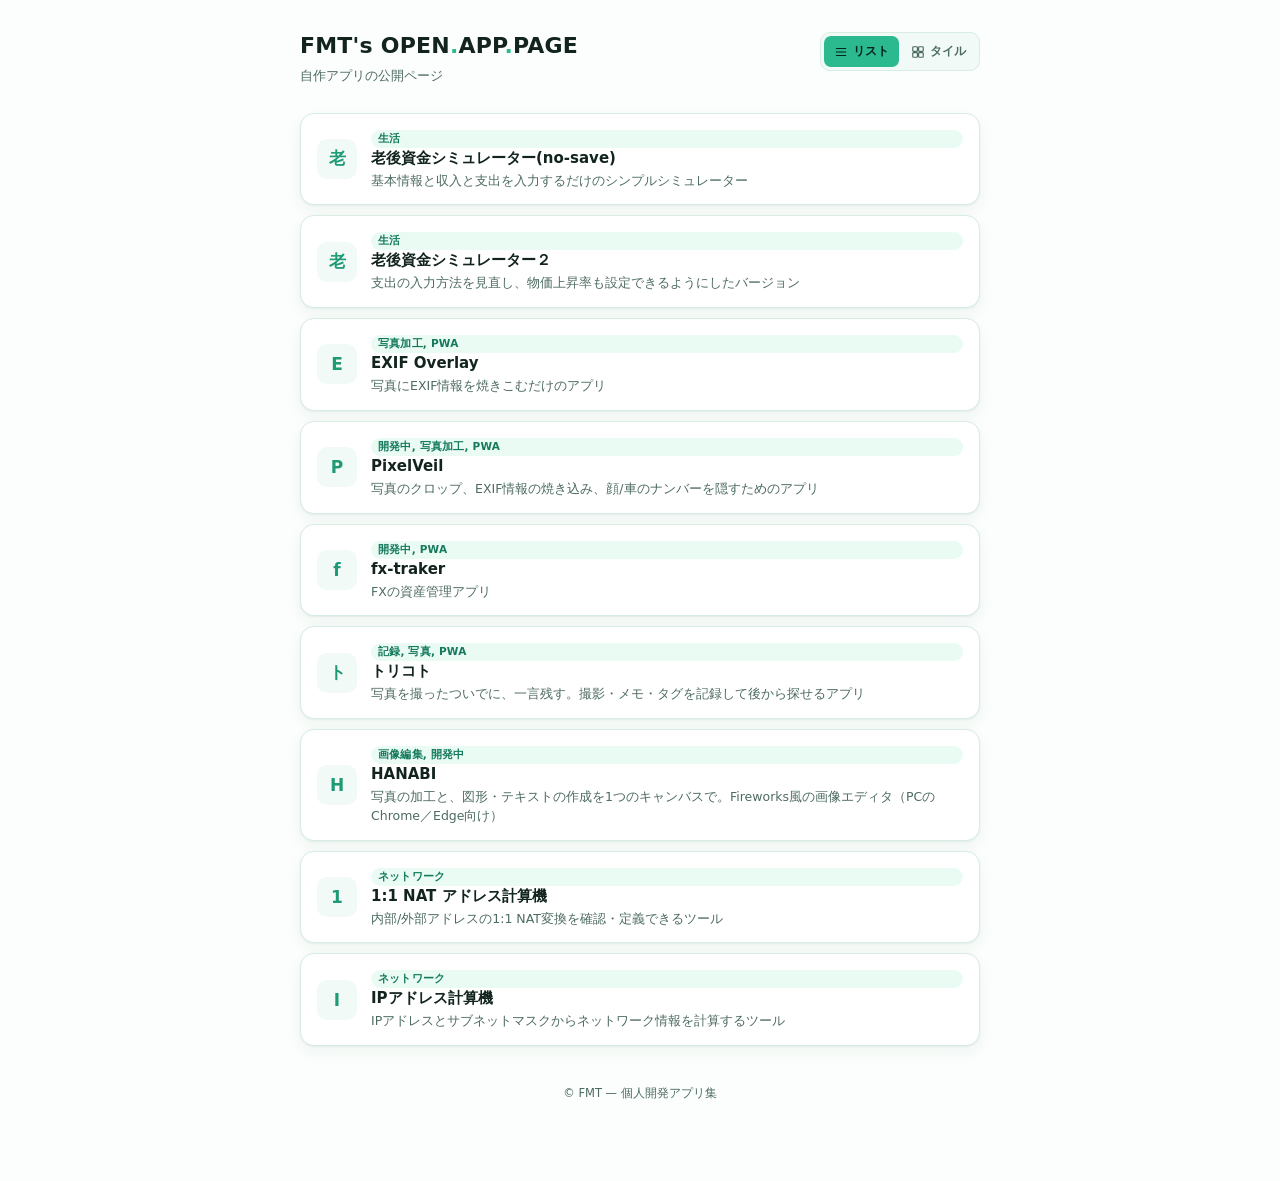
<file: index.html>
<!DOCTYPE html>
<html lang="ja">
<head>
<meta charset="UTF-8">
<meta name="viewport" content="width=device-width, initial-scale=1, viewport-fit=cover">
<title>FMT's OPEN APP PAGE</title>
<style>
  :root {
    --mint-50:  #eafbf4;
    --mint-200: #a9ecd2;
    --mint-500: #2bb98f;
    --mint-600: #1f9a76;
    --mint-700: #157a5c;

    --bg:      #fbfefc;
    --surface: #ffffff;
    --surface-2: #f1faf6;
    --border:  #d7ece2;
    --text:    #12241d;
    --text-2:  #4d6b60;
    --tag-bg:  #eafbf4;
    --tag-text:#157a5c;
    --shadow: 0 1px 2px rgba(20, 60, 45, 0.06), 0 6px 16px rgba(20, 60, 45, 0.05);
  }

  @media (prefers-color-scheme: dark) {
    :root {
      --bg:      #0a1512;
      --surface: #10201a;
      --surface-2: #132a21;
      --border:  #1e3b30;
      --text:    #e7f7ef;
      --text-2:  #93b8a9;
      --tag-bg:  #16352a;
      --tag-text:#7bd8b4;
      --mint-500:#34caa0;
      --mint-600:#2bb98f;
      --shadow: 0 1px 2px rgba(0,0,0,0.3), 0 8px 20px rgba(0,0,0,0.35);
    }
  }

  * { box-sizing: border-box; }

  html, body {
    margin: 0;
    padding: 0;
    background: var(--bg);
    color: var(--text);
    font-family: -apple-system, BlinkMacSystemFont, "Hiragino Sans", "Hiragino Kaku Gothic ProN",
                 "Yu Gothic UI", "Yu Gothic", "Segoe UI", system-ui, sans-serif;
    -webkit-font-smoothing: antialiased;
    transition: background 0.25s ease, color 0.25s ease;
  }

  a { color: inherit; text-decoration: none; }

  .wrap {
    max-width: 720px;
    margin: 0 auto;
    padding: 32px 20px 80px;
  }

  header.page-head {
    display: flex;
    align-items: flex-start;
    justify-content: space-between;
    gap: 16px;
    margin-bottom: 28px;
  }

  .titles h1 {
    margin: 0 0 6px;
    font-size: 22px;
    font-weight: 700;
    letter-spacing: 0.01em;
    line-height: 1.3;
  }

  .titles h1 .dot {
    color: var(--mint-500);
  }

  .titles p {
    margin: 0;
    font-size: 13px;
    color: var(--text-2);
  }

  /* View toggle */
  .toggle {
    display: inline-flex;
    flex-shrink: 0;
    background: var(--surface-2);
    border: 1px solid var(--border);
    border-radius: 10px;
    padding: 3px;
    gap: 2px;
  }

  .toggle button {
    appearance: none;
    border: none;
    background: transparent;
    color: var(--text-2);
    padding: 7px 10px;
    border-radius: 7px;
    font-size: 12px;
    font-weight: 600;
    display: flex;
    align-items: center;
    gap: 5px;
    cursor: pointer;
    transition: background 0.15s ease, color 0.15s ease;
  }

  .toggle button svg { width: 14px; height: 14px; display: block; }

  .toggle button[aria-pressed="true"] {
    background: var(--mint-500);
    color: #04231a;
  }

  /* App list container */
  #apps {
    display: flex;
    flex-direction: column;
    gap: 10px;
  }

  #apps.view-tile {
    display: grid;
    grid-template-columns: repeat(2, 1fr);
    gap: 12px;
  }

  @media (max-width: 480px) {
    #apps.view-tile {
      grid-template-columns: 1fr;
    }
  }

  .card {
    background: var(--surface);
    border: 1px solid var(--border);
    border-radius: 14px;
    box-shadow: var(--shadow);
    padding: 16px 18px;
    display: flex;
    flex-direction: column;
    gap: 6px;
    transition: transform 0.12s ease, border-color 0.12s ease;
  }

  .card:active {
    transform: scale(0.98);
  }

  @media (hover: hover) {
    .card:hover {
      border-color: var(--mint-500);
    }
  }

  #apps.view-list .card {
    flex-direction: row;
    align-items: center;
    gap: 14px;
    padding: 14px 16px;
  }

  .card-icon {
    flex-shrink: 0;
    width: 40px;
    height: 40px;
    border-radius: 10px;
    background: var(--surface-2);
    color: var(--mint-600);
    display: flex;
    align-items: center;
    justify-content: center;
    font-size: 17px;
    font-weight: 700;
  }

  #apps.view-tile .card-icon {
    width: 34px;
    height: 34px;
    font-size: 15px;
  }

  .card-body {
    flex: 1;
    min-width: 0;
  }

  .card-title {
    font-size: 15px;
    font-weight: 600;
    line-height: 1.4;
    word-break: break-word;
  }

  .card-desc {
    margin-top: 3px;
    font-size: 12.5px;
    color: var(--text-2);
    line-height: 1.5;
  }

  #apps.view-tile .card-desc {
    display: -webkit-box;
    -webkit-line-clamp: 3;
    -webkit-box-orient: vertical;
    overflow: hidden;
  }

  .card-tag {
    align-self: flex-start;
    font-size: 10.5px;
    font-weight: 700;
    letter-spacing: 0.02em;
    background: var(--tag-bg);
    color: var(--tag-text);
    padding: 2px 7px;
    border-radius: 999px;
    margin-top: 2px;
  }

  footer {
    margin-top: 40px;
    font-size: 11.5px;
    color: var(--text-2);
    text-align: center;
  }

  :focus-visible {
    outline: 2px solid var(--mint-500);
    outline-offset: 2px;
  }

  @media (prefers-reduced-motion: reduce) {
    * { transition: none !important; }
  }
</style>
</head>
<body>
  <div class="wrap">
    <header class="page-head">
      <div class="titles">
        <h1>FMT's OPEN<span class="dot">.</span>APP<span class="dot">.</span>PAGE</h1>
        <p>自作アプリの公開ページ</p>
      </div>
      <div class="toggle" role="group" aria-label="表示切り替え">
        <button id="btn-list" aria-pressed="true" onclick="setView('list')">
          <svg viewBox="0 0 24 24" fill="none" stroke="currentColor" stroke-width="2" stroke-linecap="round"><line x1="4" y1="6" x2="20" y2="6"/><line x1="4" y1="12" x2="20" y2="12"/><line x1="4" y1="18" x2="20" y2="18"/></svg>
          リスト
        </button>
        <button id="btn-tile" aria-pressed="false" onclick="setView('tile')">
          <svg viewBox="0 0 24 24" fill="none" stroke="currentColor" stroke-width="2" stroke-linecap="round" stroke-linejoin="round"><rect x="3" y="3" width="8" height="8" rx="1.5"/><rect x="13" y="3" width="8" height="8" rx="1.5"/><rect x="3" y="13" width="8" height="8" rx="1.5"/><rect x="13" y="13" width="8" height="8" rx="1.5"/></svg>
          タイル
        </button>
      </div>
    </header>

    <div id="apps" class="view-list"></div>

    <footer>© FMT — 個人開発アプリ集</footer>
  </div>

<script>
  var APPS = [
    {
      title: "老後資金シミュレーター(no-save)",
      url: "https://fmt-jp.github.io/open/retirement-simulator-no-save.html",
      desc: "基本情報と収入と支出を入力するだけのシンプルシミュレーター",
      tag: "生活"
    },
    {
      title: "老後資金シミュレーター２",
      url: "https://fmt-jp.github.io/open/rougo-sim/index.html",
      desc: "支出の入力方法を見直し、物価上昇率も設定できるようにしたバージョン",
      tag: "生活"
    },
    {
      title: "EXIF Overlay",
      url: "https://fmt-jp.github.io/open/exif-overlay-pwa/index.html",
      desc: "写真にEXIF情報を焼きこむだけのアプリ",
      tag: "写真加工, PWA"
    },
    {
      title: "PixelVeil",
      url: "https://fmt-jp.github.io/open/photo-editor-app/index.html",
      desc: "写真のクロップ、EXIF情報の焼き込み、顔/車のナンバーを隠すためのアプリ",
      tag: "開発中, 写真加工, PWA"
    },
    {
      title: "fx-traker",
      url: "https://fmt-jp.github.io/open/fx-tracker/index.html",
      desc: "FXの資産管理アプリ",
      tag: "開発中, PWA"
    },
    {
      title: "トリコト",
      url: "https://fmt-jp.github.io/open/torikoto/index.html",
      desc: "写真を撮ったついでに、一言残す。撮影・メモ・タグを記録して後から探せるアプリ",
      tag: "記録, 写真, PWA"
    },
    {
      title: "HANABI",
      url: "https://fmt-jp.github.io/open/hanabi/index.html",
      desc: "写真の加工と、図形・テキストの作成を1つのキャンバスで。Fireworks風の画像エディタ（PCのChrome／Edge向け）",
      tag: "画像編集, 開発中"
    },
    {
      title: "1:1 NAT アドレス計算機",
      url: "https://fmt-jp.github.io/open/NAT_address_calc.html",
      desc: "内部/外部アドレスの1:1 NAT変換を確認・定義できるツール",
      tag: "ネットワーク"
    },
    {
      title: "IPアドレス計算機",
      url: "https://fmt-jp.github.io/open/ip_address_calc.html",
      desc: "IPアドレスとサブネットマスクからネットワーク情報を計算するツール",
      tag: "ネットワーク"
    }
  ];

  function initials(title) {
    var s = title.trim();
    return s.slice(0, 1);
  }

  function render() {
    var root = document.getElementById('apps');
    root.innerHTML = APPS.map(function (app) {
      return (
        '<a class="card" href="' + app.url + '">' +
          '<div class="card-icon">' + initials(app.title) + '</div>' +
          '<div class="card-body">' +
            (app.tag ? '<div class="card-tag">' + app.tag + '</div>' : '') +
            '<div class="card-title">' + app.title + '</div>' +
            (app.desc ? '<div class="card-desc">' + app.desc + '</div>' : '') +
          '</div>' +
        '</a>'
      );
    }).join('');
  }

  var currentView = 'list';

  function setView(view) {
    currentView = view;
    var root = document.getElementById('apps');
    root.classList.remove('view-list', 'view-tile');
    root.classList.add('view-' + view);
    document.getElementById('btn-list').setAttribute('aria-pressed', String(view === 'list'));
    document.getElementById('btn-tile').setAttribute('aria-pressed', String(view === 'tile'));
  }

  render();
  setView(currentView);
</script>
</body>
</html>
</file>
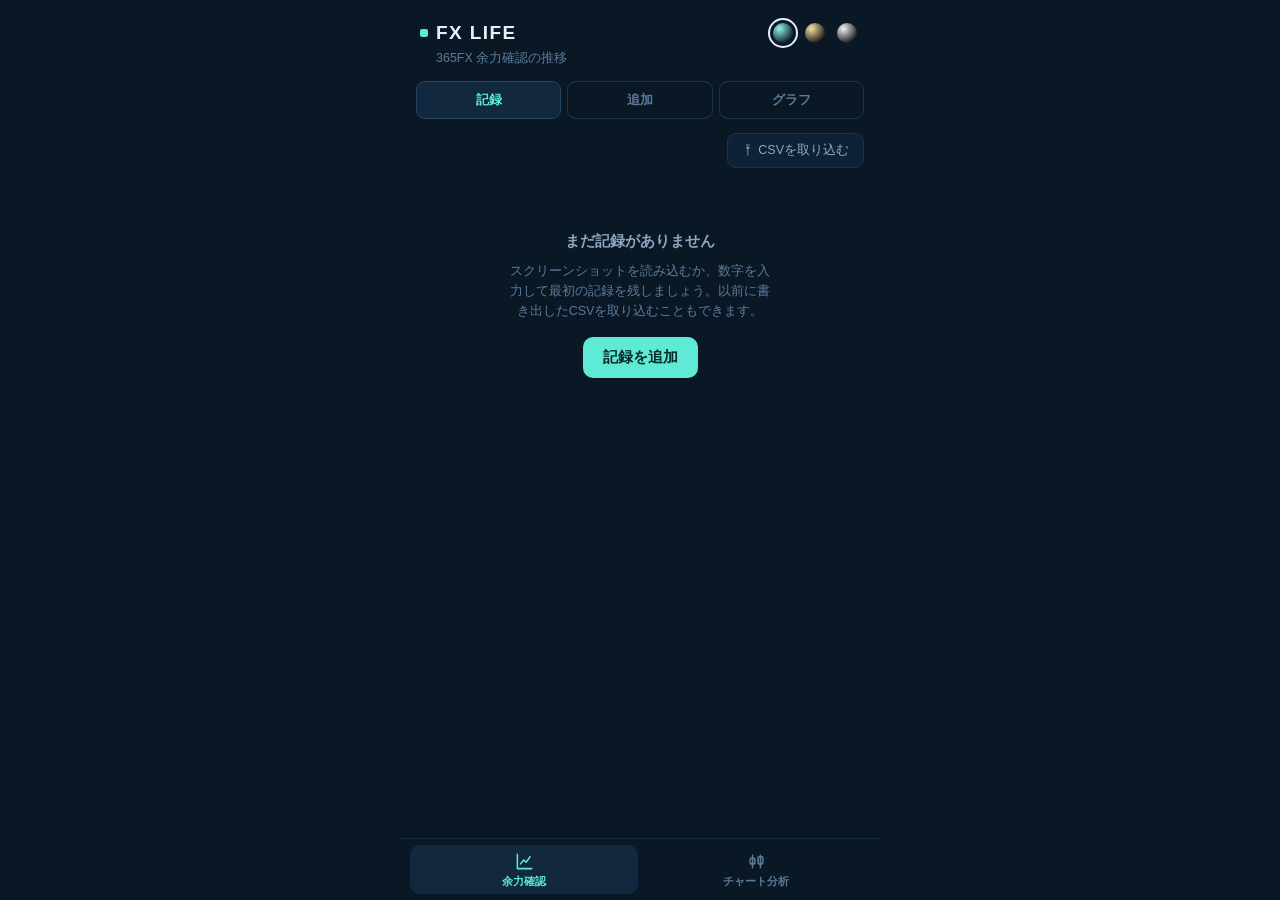
<file: fx-tracker/index.html>
<!DOCTYPE html>
<html lang="ja">
<head>
<meta charset="UTF-8">
<meta name="viewport" content="width=device-width, initial-scale=1.0, maximum-scale=1.0">
<title>FX LIFE - 365FX 余力確認の推移</title>

<link rel="manifest" href="manifest.webmanifest">
<meta name="theme-color" content="#0A1826">
<meta name="mobile-web-app-capable" content="yes">
<meta name="apple-mobile-web-app-capable" content="yes">
<meta name="apple-mobile-web-app-status-bar-style" content="black-translucent">
<meta name="apple-mobile-web-app-title" content="FX LIFE">
<link rel="apple-touch-icon" href="icons/apple-touch-icon.png">
<link rel="icon" href="icons/icon-192.png">

<link rel="stylesheet" href="styles.css">
</head>
<body>
<div id="app"></div>

<script src="libs/tesseract.min.js"></script>
<script src="libs/chart.umd.min.js"></script>
<script src="analyze.js"></script>
<script src="app.js"></script>
<script>
  if ("serviceWorker" in navigator) {
    window.addEventListener("load", () => {
      navigator.serviceWorker.register("sw.js").catch((err) => {
        console.warn("Service worker registration failed:", err);
      });
    });
  }
</script>
</body>
</html>
</file>
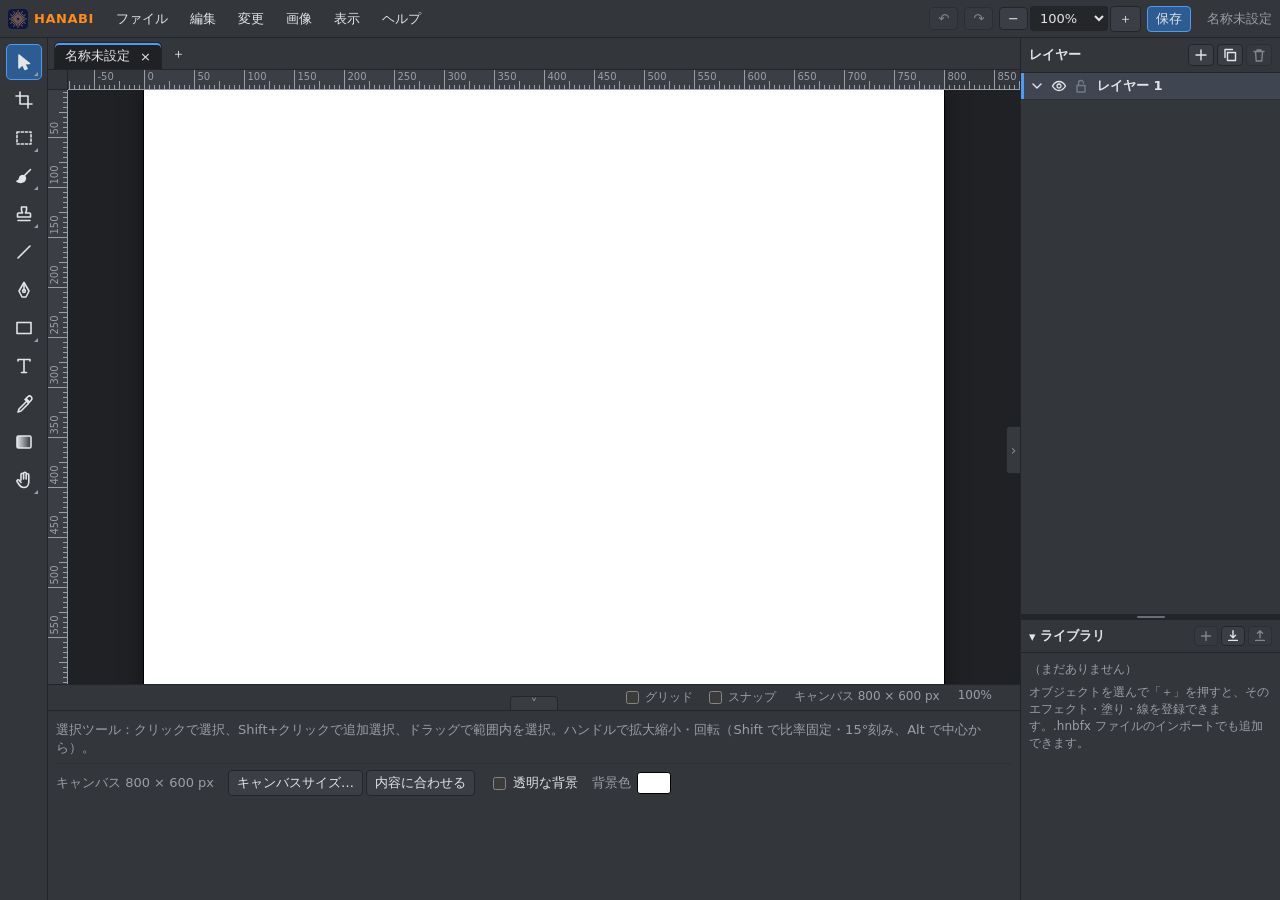
<file: hanabi/index.html>
<!doctype html>
<html lang="ja">
  <head>
    <meta charset="UTF-8" />
    <meta http-equiv="Content-Security-Policy" content="default-src 'self'; script-src 'self'; worker-src 'self'; style-src 'self'; img-src 'self' blob: data:; font-src 'self'; connect-src 'self'; object-src 'none'; frame-src 'none'; base-uri 'self'; form-action 'none'" />
    <meta name="viewport" content="width=device-width, initial-scale=1.0" />
    <link rel="icon" type="image/svg+xml" href="./favicon.svg" />
    <link rel="apple-touch-icon" href="./apple-touch-icon.png" />
    <title>HANABI</title>
    <script type="module" crossorigin src="./assets/index-85hSdUQT.js"></script>
    <link rel="modulepreload" crossorigin href="./assets/rolldown-runtime-pP25SEvz.js">
    <link rel="stylesheet" crossorigin href="./assets/index-Cgw56VMC.css">
  </head>
  <body>
    <div id="root"></div>
  </body>
</html>
</file>
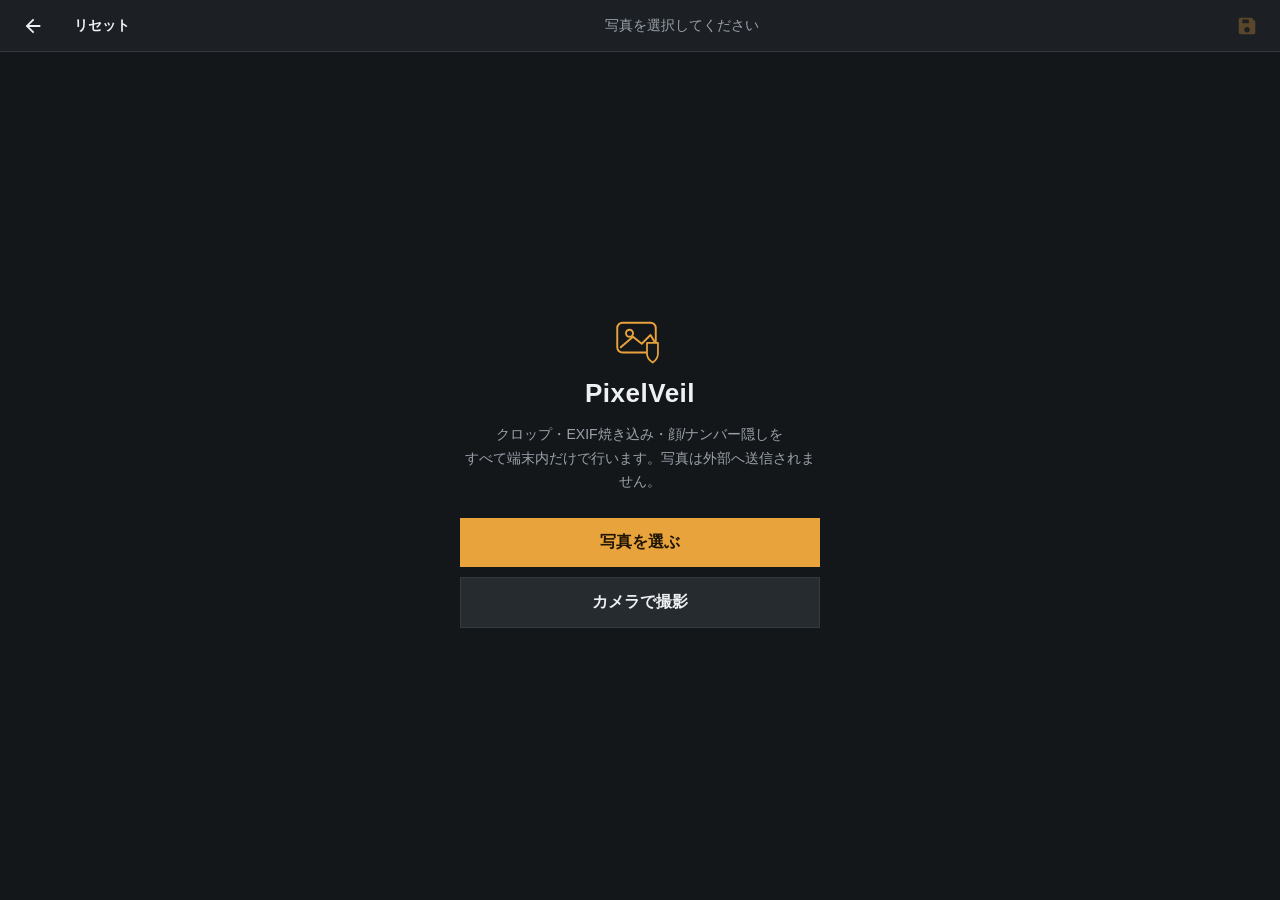
<file: photo-editor-app/index.html>
<!DOCTYPE html>
<html lang="ja">
<head>
<meta charset="UTF-8">
<meta name="viewport" content="width=device-width, initial-scale=1, maximum-scale=1, user-scalable=no, viewport-fit=cover">
<title>PixelVeil</title>
<meta name="theme-color" content="#1b1f24">
<link rel="manifest" href="manifest.json">
<link rel="stylesheet" href="style.css">
</head>
<body>

<div id="app">

  <!-- ===== 上部バー ===== -->
  <header id="topbar">
    <button id="btn-close-photo" class="icon-btn" title="別の写真を選ぶ" aria-label="別の写真を選ぶ">
      <svg viewBox="0 0 24 24"><path d="M20 11H7.83l5.59-5.59L12 4l-8 8 8 8 1.41-1.41L7.83 13H20z"/></svg>
    </button>
    <button id="btn-reset" class="icon-btn text-btn" title="リセット" aria-label="リセット">リセット</button>
    <div id="filename">写真を選択してください</div>
    <button id="btn-save" class="icon-btn primary" title="保存" aria-label="保存" disabled>
      <svg viewBox="0 0 24 24"><path d="M17 3H5a2 2 0 0 0-2 2v14a2 2 0 0 0 2 2h14a2 2 0 0 0 2-2V7l-4-4zM12 19a3 3 0 1 1 0-6 3 3 0 0 1 0 6zM7 5h7v4H7V5z"/></svg>
    </button>
  </header>

  <!-- ===== 写真未選択時の画面 ===== -->
  <section id="picker-screen">
    <div class="picker-card">
      <div class="picker-icon">
        <svg viewBox="0 0 64 64" width="56" height="56" fill="none" stroke="currentColor" stroke-width="2.2" stroke-linejoin="round" stroke-linecap="round">
          <rect x="6" y="10" width="44" height="34" rx="6"/>
          <circle cx="20" cy="22" r="4"/>
          <path d="M10 38 L24 26 L34 34 L44 24 L50 34"/>
          <path d="M40 33 L52.5 33 L52.5 45.5 C52.5 51.5 46.5 55.5 46.5 55.5 C46.5 55.5 40 51.5 40 45.5 Z" fill="#14171a" stroke-width="2"/>
        </svg>
      </div>
      <h1>PixelVeil</h1>
      <p>クロップ・EXIF焼き込み・顔/ナンバー隠しを<br>すべて端末内だけで行います。写真は外部へ送信されません。</p>
      <label class="btn-primary" for="file-input">写真を選ぶ</label>
      <input type="file" id="file-input" accept="image/*">
      <label class="btn-secondary" for="camera-input">カメラで撮影</label>
      <input type="file" id="camera-input" accept="image/*" capture="environment">
    </div>
  </section>

  <!-- ===== 編集画面 ===== -->
  <section id="editor-screen" hidden>

    <div id="canvas-wrap">
      <canvas id="preview"></canvas>
      <!-- クロップ用オーバーレイ(枠をドラッグ/ハンドルでリサイズして範囲指定) -->
      <div id="crop-overlay" hidden>
        <div id="crop-frame">
          <div class="crop-handle" data-handle="n"></div>
          <div class="crop-handle" data-handle="s"></div>
          <div class="crop-handle" data-handle="e"></div>
          <div class="crop-handle" data-handle="w"></div>
          <div class="crop-handle corner" data-handle="nw"></div>
          <div class="crop-handle corner" data-handle="ne"></div>
          <div class="crop-handle corner" data-handle="sw"></div>
          <div class="crop-handle corner" data-handle="se"></div>
        </div>
      </div>
      <!-- 検出枠オーバーレイ(顔/ナンバー) -->
      <svg id="hide-overlay" hidden></svg>
      <div id="canvas-hint" class="hint" hidden></div>
    </div>

    <!-- ===== コンテキストパネル(モードごとの操作) ===== -->
    <div id="panel-crop" class="panel" hidden>
      <div class="aspect-scroll" id="aspect-scroll">
        <button class="g-card on r-free" data-aspect="free"><div class="ratio-box"><i></i></div><span class="g-label">自由</span></button>
        <button class="g-card r-orig" data-aspect="orig"><div class="ratio-box"><i></i></div><span class="g-label">元比率</span></button>
        <button class="g-card r-1-1" data-aspect="1:1"><div class="ratio-box"><i></i></div><span class="g-label">1:1</span></button>
        <button class="g-card r-4-3" data-aspect="4:3"><div class="ratio-box"><i></i></div><span class="g-label">4:3</span></button>
        <button class="g-card r-3-4" data-aspect="3:4"><div class="ratio-box"><i></i></div><span class="g-label">3:4</span></button>
        <button class="g-card r-16-9" data-aspect="16:9"><div class="ratio-box"><i></i></div><span class="g-label">16:9</span></button>
        <button class="g-card r-9-16" data-aspect="9:16"><div class="ratio-box"><i></i></div><span class="g-label">9:16</span></button>
      </div>
      <div class="panel-row">
        <button id="crop-rotate" class="btn-flat">
          <svg width="16" height="16" viewBox="0 0 24 24" fill="currentColor" style="vertical-align:-3px;margin-right:4px"><path d="M12 5V2L7 7l5 5V9a5 5 0 1 1-5 5H5a7 7 0 1 0 7-9z"/></svg>
          90度回転
        </button>
      </div>
      <div class="panel-row action-row">
        <button id="crop-cancel" class="btn-flat">キャンセル</button>
        <button id="crop-apply" class="btn-flat primary">適用</button>
      </div>
    </div>

    <div id="panel-exif" class="panel" hidden>
      <div id="exif-empty" class="hint-text" hidden>この写真にはEXIF情報が見つかりませんでした。</div>
      <div id="exif-fields" class="field-grid"></div>
      <p class="field-hint">タップして写真に焼き込む項目を選択(点灯 = 表示する)</p>
      <div class="panel-row">
        <button id="exif-disable-all" class="btn-flat">すべて無効にする</button>
      </div>

      <div class="row">
        <span class="row-label">位置</span>
        <div class="mini-grid" id="exif-position">
          <button class="mini-card on" data-pos="left"><div class="pos-icon pos-left"><i></i><i></i><i></i></div><span class="m-label">左</span></button>
          <button class="mini-card" data-pos="center"><div class="pos-icon pos-center"><i></i><i></i><i></i></div><span class="m-label">中央</span></button>
          <button class="mini-card" data-pos="right"><div class="pos-icon pos-right"><i></i><i></i><i></i></div><span class="m-label">右</span></button>
        </div>
      </div>

      <div class="row">
        <span class="row-label">文字サイズ</span>
        <input type="range" id="exif-size" min="12" max="64" value="26">
      </div>

      <div class="row">
        <span class="row-label">文字色</span>
        <div class="mini-grid" id="exif-color">
          <button class="mini-card on" data-color="white"><div class="mini-swatch" style="background:#fff"></div></button>
          <button class="mini-card" data-color="black"><div class="mini-swatch" style="background:#000"></div></button>
          <button class="mini-card" data-color="orange"><div class="mini-swatch" style="background:#e8a33d"></div></button>
          <button class="mini-card" data-color="custom"><div class="mini-swatch custom-swatch" id="exif-color-custom-preview"></div></button>
        </div>
        <input type="color" id="exif-color-custom" value="#ffffff" style="position:absolute; width:1px; height:1px; opacity:0; border:none; padding:0; pointer-events:none;">
      </div>

      <div class="row">
        <span class="row-label">縁取り</span>
        <div class="mini-grid" id="exif-outline">
          <button class="mini-card on ol-white-black" data-outline="white-black"><span class="mini-outline">Aa</span><span class="m-label">白+黒</span></button>
          <button class="mini-card ol-black-white" data-outline="black-white"><span class="mini-outline">Aa</span><span class="m-label">黒+白</span></button>
          <button class="mini-card ol-none" data-outline="none"><span class="mini-outline">Aa</span><span class="m-label">なし</span></button>
        </div>
      </div>

      <div class="panel-row action-row">
        <button id="exif-cancel" class="btn-flat">キャンセル</button>
        <button id="exif-apply" class="btn-flat primary">適用</button>
      </div>
    </div>

    <div id="panel-hide" class="panel" hidden>
      <div id="hide-status" class="hint-text">検出待機中…</div>
      <div class="panel-row action-row">
        <button id="hide-detect" class="btn-flat">
          <svg width="16" height="16" viewBox="0 0 24 24" fill="currentColor" style="vertical-align:-3px;margin-right:4px"><path d="M15.5 14h-.79l-.28-.27C15.41 12.59 16 11.11 16 9.5 16 5.91 13.09 3 9.5 3S3 5.91 3 9.5 5.91 16 9.5 16c1.61 0 3.09-.59 4.23-1.57l.27.28v.79l5 4.99L20.49 19l-4.99-5zm-6 0C7.01 14 5 11.99 5 9.5S7.01 5 9.5 5 14 7.01 14 9.5 11.99 14 9.5 14z"/></svg>
          自動検出
        </button>
        <button id="hide-add" class="btn-flat">＋追加</button>
      </div>
      <div class="row">
        <span class="row-label">隠し方</span>
        <div class="mini-grid" id="hide-method">
          <button class="mini-card on" data-method="mosaic"><div class="method-icon mosaic-mini"></div><span class="m-label">モザイク</span></button>
          <button class="mini-card" data-method="icon"><div class="method-icon" id="hide-method-icon-preview">🕶️</div><span class="m-label">アイコン</span></button>
        </div>
      </div>
      <div class="row" id="hide-mosaic-row">
        <span class="row-label">粗さ</span>
        <input type="range" id="hide-mosaic-size" min="6" max="40" value="16">
      </div>
      <div class="row" id="hide-icon-row" hidden>
        <span class="row-label">アイコン</span>
        <div class="icon-scroll" id="hide-icon-choice">
          <button class="icon-card on" data-icon="🕶️">🕶️</button>
          <button class="icon-card" data-icon="⬛">⬛</button>
          <button class="icon-card" data-icon="😶">😶</button>
          <button class="icon-card" data-icon="😷">😷</button>
          <button class="icon-card" data-icon="🚫">🚫</button>
          <button class="icon-card" data-icon="❓">❓</button>
        </div>
      </div>
      <div class="section-title">検出・追加された範囲</div>
      <div id="hide-list" class="hide-list"></div>
    </div>

    <!-- ===== 下部固定メニュー ===== -->
    <nav id="bottombar">
      <button class="tab-btn active" data-mode="crop">
        <svg class="tab-icon" width="20" height="20" viewBox="0 0 24 24" fill="none" stroke="currentColor" stroke-width="1.6" stroke-linecap="round" stroke-linejoin="round"><path d="M6 2v14a2 2 0 0 0 2 2h14"/><path d="M18 22V8a2 2 0 0 0-2-2H2"/></svg>
        <span>クロップ</span>
      </button>
      <button class="tab-btn" data-mode="hide">
        <svg class="tab-icon" width="20" height="20" viewBox="0 0 24 24" fill="none" stroke="currentColor" stroke-width="1.6" stroke-linecap="round" stroke-linejoin="round"><path d="M12 22s8-4 8-10V5l-8-3-8 3v7c0 6 8 10 8 10z"/></svg>
        <span>隠す</span>
      </button>
      <button class="tab-btn" data-mode="exif">
        <svg class="tab-icon" width="20" height="20" viewBox="0 0 24 24" fill="none" stroke="currentColor" stroke-width="1.6" stroke-linecap="round" stroke-linejoin="round"><path d="M12.59 2.59A2 2 0 0 0 11.17 2H4a2 2 0 0 0-2 2v7.17c0 .53.21 1.04.59 1.41l8 8a2 2 0 0 0 2.82 0l7.17-7.17a2 2 0 0 0 0-2.82z"/><circle cx="7.5" cy="7.5" r="1.4" fill="currentColor" stroke="none"/></svg>
        <span>EXIF</span>
      </button>
    </nav>
  </section>

  <div id="toast"></div>
  <div id="loading-overlay" hidden><div class="spinner"></div><div id="loading-text">読み込み中…</div></div>
</div>

<!-- exif-js / face-api.js は自前で同梱し(vendor/)、起動時には読み込まない(起動を重くしないため)。
     オフラインでも動くよう、これらもService Workerでキャッシュ対象にしている。写真データ自体は一切送信しない。 -->
<script src="app.js"></script>
</body>
</html>
</file>
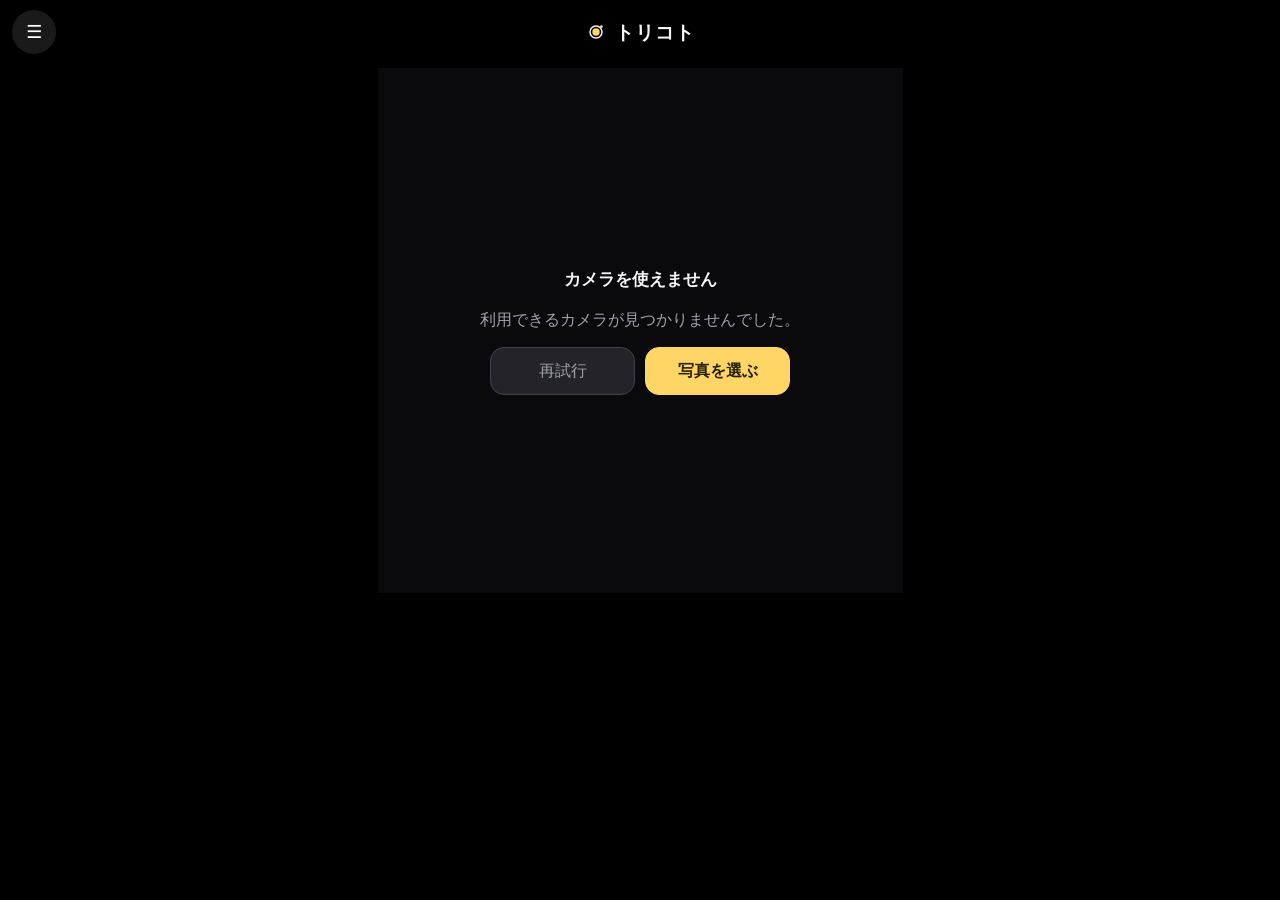
<file: torikoto/index.html>
<!doctype html>
<html lang="ja">
  <head>
    <meta charset="UTF-8" />
    <meta
      name="viewport"
      content="width=device-width, initial-scale=1.0, maximum-scale=1.0, user-scalable=no, viewport-fit=cover"
    />
    <meta name="theme-color" content="#111113" />
    <meta name="description" content="写真を撮ったついでに、一言残す。" />
    <meta name="apple-mobile-web-app-capable" content="yes" />
    <meta name="apple-mobile-web-app-status-bar-style" content="black-translucent" />
    <meta name="apple-mobile-web-app-title" content="トリコト" />
    <link rel="icon" type="image/svg+xml" href="./icons/icon.svg" />
    <link rel="apple-touch-icon" href="./icons/apple-touch-icon.png" />
    <title>トリコト</title>
    <script type="module" crossorigin src="./assets/index-ClqwaFvu.js"></script>
    <link rel="stylesheet" crossorigin href="./assets/index-BCkuokpU.css">
  <link rel="manifest" href="./manifest.webmanifest"></head>
  <body>
    <div id="root"></div>
  </body>
</html>
</file>
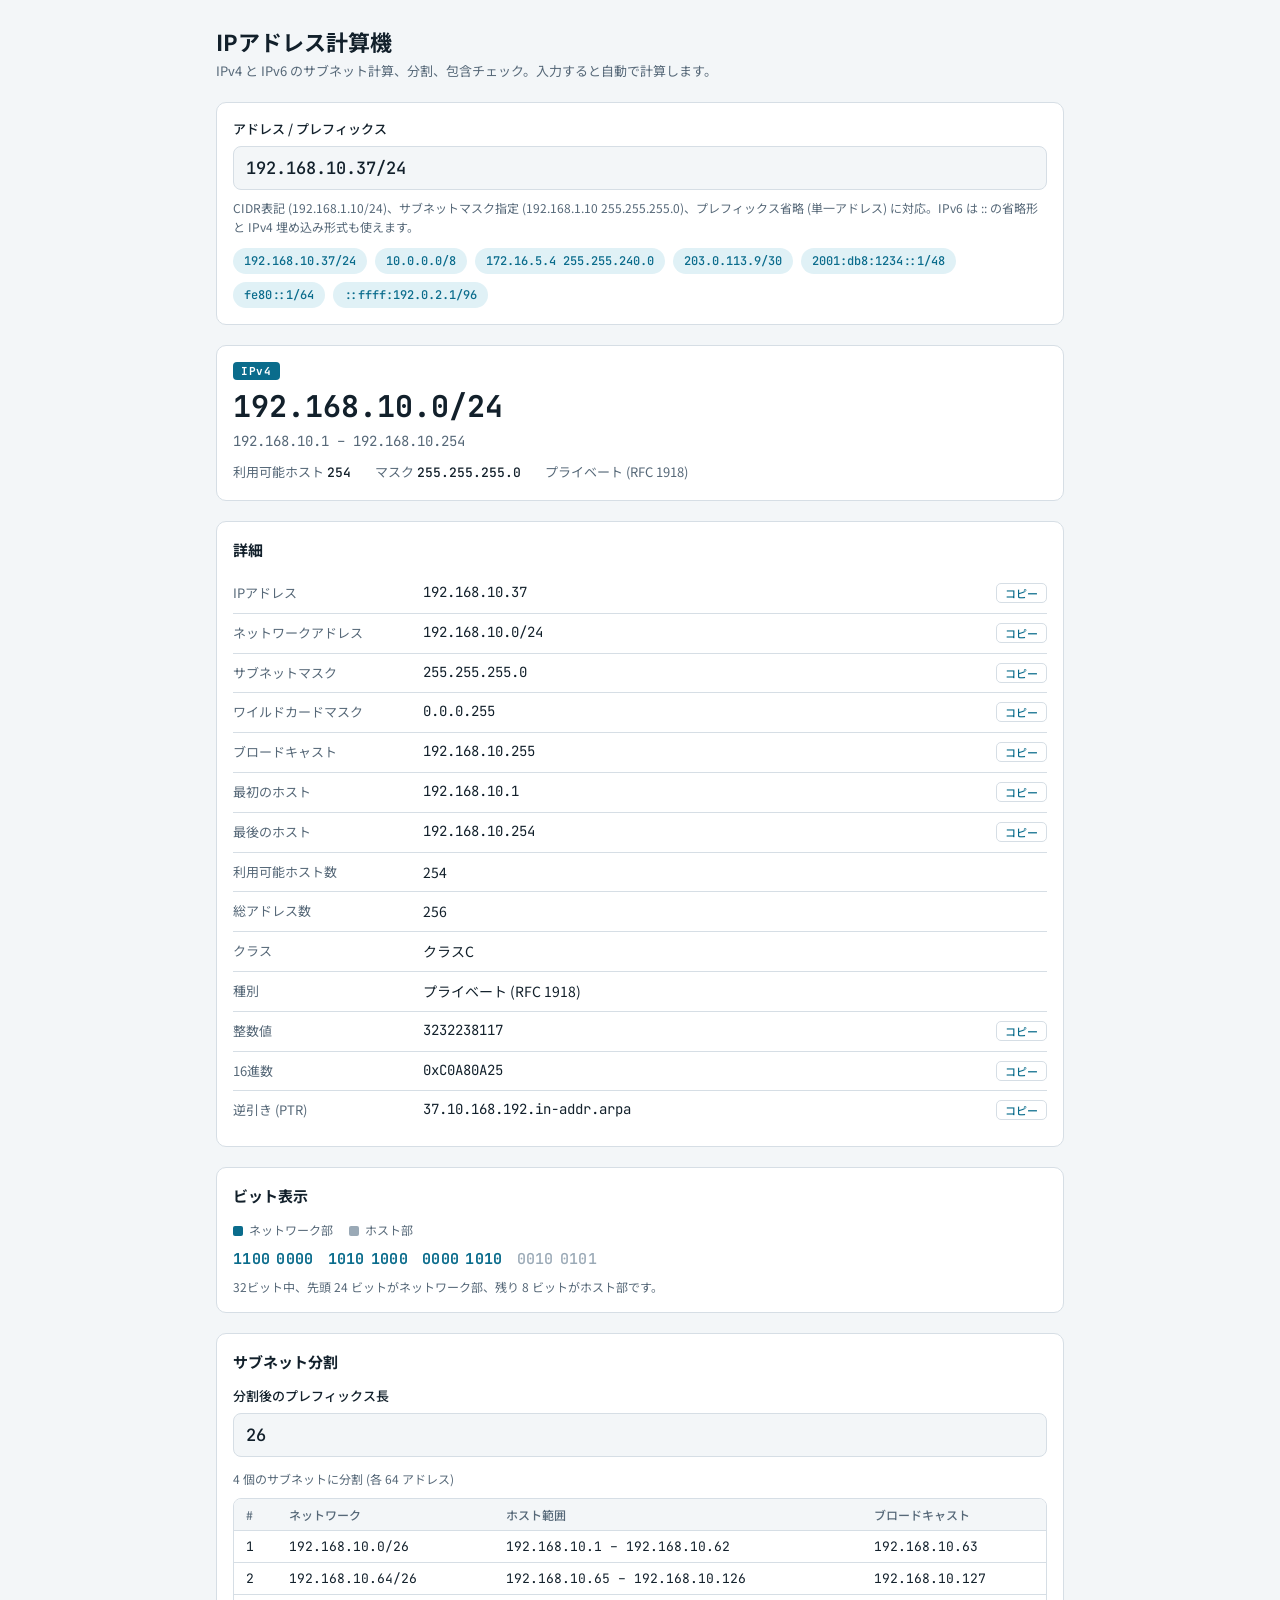
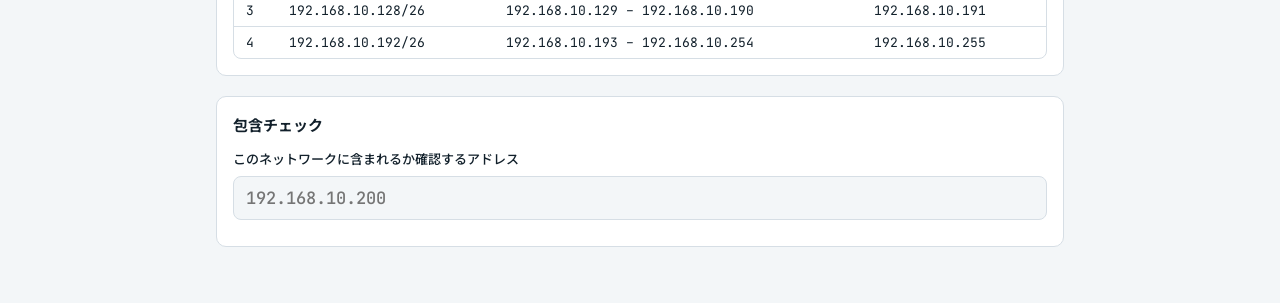
<file: ip_address_calc.html>
<!DOCTYPE html>
<html lang="ja">
<head>
<meta charset="utf-8">
<meta name="viewport" content="width=device-width, initial-scale=1">
<title>IPアドレス計算機</title>
<link rel="preconnect" href="https://fonts.googleapis.com">
<link rel="preconnect" href="https://fonts.gstatic.com" crossorigin>
<link href="https://fonts.googleapis.com/css2?family=JetBrains+Mono:wght@400;500;700&family=Noto+Sans+JP:wght@400;500;700&display=swap" rel="stylesheet">
<style>
/* Layout idea: one narrow column, input on top, summary first, then detail rows, bit map, subnet table. */
:root{
  --bg:#f3f6f8; --surface:#ffffff; --ink:#12202b; --muted:#566878;
  --line:#d6dee5; --accent:#0a6c8c; --accent-soft:#e0f1f6; --bad:#b3261e; --good:#1b7a45;
  --host:#9aa9b6;
  --font-body:"Noto Sans JP",system-ui,-apple-system,"Hiragino Sans","Yu Gothic",sans-serif;
  --font-mono:"JetBrains Mono",ui-monospace,SFMono-Regular,Menlo,Consolas,monospace;
}
@media (prefers-color-scheme: dark){
  :root:not([data-theme="light"]){
    --bg:#0d151c; --surface:#142029; --ink:#e5edf3; --muted:#92a4b3;
    --line:#26343f; --accent:#4cc3e0; --accent-soft:#12303a; --bad:#ff8a80; --good:#6fd39a;
    --host:#5b6d7c; color-scheme:dark;
  }
}
:root[data-theme="dark"]{
  --bg:#0d151c; --surface:#142029; --ink:#e5edf3; --muted:#92a4b3;
  --line:#26343f; --accent:#4cc3e0; --accent-soft:#12303a; --bad:#ff8a80; --good:#6fd39a;
  --host:#5b6d7c; color-scheme:dark;
}
*{box-sizing:border-box}
html,body{margin:0}
body{background:var(--bg);color:var(--ink);font-family:var(--font-body);line-height:1.6;font-size:15px}
.wrap{max-width:880px;margin:0 auto;padding:24px 16px 56px;display:flex;flex-direction:column;gap:20px}
h1{font-size:22px;margin:0;text-wrap:balance}
h2{font-size:15px;margin:0 0 12px;text-wrap:balance}
.sub{color:var(--muted);margin:2px 0 0;font-size:13px}
.card{background:var(--surface);border:1px solid var(--line);border-radius:10px;padding:16px}
label{font-weight:500;font-size:13px;display:block;margin-bottom:6px}
input[type=text],input[type=number]{
  width:100%;font:500 17px var(--font-mono);color:var(--ink);background:var(--bg);
  border:1px solid var(--line);border-radius:8px;padding:10px 12px;
}
input:focus-visible,button:focus-visible{outline:2px solid var(--accent);outline-offset:2px}
.hint{color:var(--muted);font-size:12px;margin:8px 0 0}
.chips{display:flex;flex-wrap:wrap;gap:8px;margin-top:12px}
.chip{font:500 12px var(--font-mono);background:var(--accent-soft);color:var(--accent);border:0;border-radius:999px;padding:5px 11px;cursor:pointer}
.chip:hover{filter:brightness(.95)}
.err{color:var(--bad);font-size:13px;margin:10px 0 0;min-height:0}
.hero{display:flex;flex-direction:column;gap:6px}
.pill{align-self:flex-start;font:700 11px var(--font-mono);letter-spacing:.06em;background:var(--accent);color:var(--surface);border-radius:4px;padding:2px 8px}
.net{font:700 clamp(20px,5.2vw,30px) var(--font-mono);word-break:break-all}
.range{font:400 14px var(--font-mono);color:var(--muted);word-break:break-all}
.stats{display:flex;flex-wrap:wrap;gap:8px 24px;margin-top:6px;font-size:13px;color:var(--muted)}
.stats b{color:var(--ink);font-family:var(--font-mono);font-weight:500}
dl{margin:0;display:grid;grid-template-columns:minmax(120px,190px) 1fr}
dl>div{display:contents}
dt,dd{margin:0;padding:9px 0;border-bottom:1px solid var(--line)}
dl>div:last-child dt,dl>div:last-child dd{border-bottom:0}
dt{color:var(--muted);font-size:13px;padding-right:12px}
dd{font:400 14px var(--font-mono);display:flex;gap:10px;align-items:flex-start;justify-content:space-between}
dd span.v{word-break:break-all;user-select:all}
dd span.v.plain{font-family:var(--font-body);user-select:text}
.copy{flex:none;font:500 11px var(--font-body);color:var(--accent);background:transparent;border:1px solid var(--line);border-radius:5px;padding:1px 8px;cursor:pointer}
.copy:hover{background:var(--accent-soft)}
@media (max-width:520px){
  dl{grid-template-columns:1fr}
  dt{padding-bottom:0;border-bottom:0}
  dd{padding-top:2px}
}
.legend{display:flex;gap:16px;font-size:12px;color:var(--muted);margin-bottom:10px}
.legend i{display:inline-block;width:10px;height:10px;border-radius:2px;margin-right:6px;vertical-align:-1px}
.bits{display:flex;flex-wrap:wrap;gap:6px 14px;font:500 15px var(--font-mono)}
.grp{display:flex;gap:6px}
.nb{letter-spacing:.02em}
.nb.n{color:var(--accent);font-weight:700}
.nb.h{color:var(--host)}
.nb .b.n{color:var(--accent);font-weight:700}
.b.h{color:var(--host)}
.row2{display:flex;flex-wrap:wrap;gap:12px;align-items:end;margin-bottom:12px}
.row2>div{flex:1 1 180px}
.tablewrap{overflow-x:auto;border:1px solid var(--line);border-radius:8px}
table{border-collapse:collapse;width:100%;font:400 13px var(--font-mono)}
th,td{text-align:left;padding:7px 12px;border-bottom:1px solid var(--line);white-space:nowrap;font-variant-numeric:tabular-nums}
th{font:500 12px var(--font-body);color:var(--muted);background:var(--bg)}
tr:last-child td{border-bottom:0}
.note{color:var(--muted);font-size:12px;margin:8px 0 0}
.verdict{font-weight:700;margin:10px 0 0;font-size:14px}
.verdict.ok{color:var(--good)}
.verdict.ng{color:var(--bad)}
.toast{position:fixed;left:50%;bottom:20px;transform:translateX(-50%);background:var(--ink);color:var(--bg);font-size:13px;padding:6px 14px;border-radius:999px;opacity:0;pointer-events:none;transition:opacity .15s}
.toast.show{opacity:1}
@media (prefers-reduced-motion:reduce){.toast{transition:none}}
[hidden]{display:none!important}
</style>
</head>
<body>
<div class="wrap">
  <header>
    <h1>IPアドレス計算機</h1>
    <p class="sub">IPv4 と IPv6 のサブネット計算、分割、包含チェック。入力すると自動で計算します。</p>
  </header>

  <section class="card" aria-label="入力">
    <label for="ip">アドレス / プレフィックス</label>
    <input id="ip" type="text" value="192.168.10.37/24" autocomplete="off" spellcheck="false" inputmode="url">
    <p class="hint">CIDR表記 (192.168.1.10/24)、サブネットマスク指定 (192.168.1.10 255.255.255.0)、プレフィックス省略 (単一アドレス) に対応。IPv6 は :: の省略形と IPv4 埋め込み形式も使えます。</p>
    <div class="chips" id="chips"></div>
    <p class="err" id="err" role="alert" hidden></p>
  </section>

  <div id="result" style="display:flex;flex-direction:column;gap:20px">
    <section class="card hero" aria-label="概要">
      <span class="pill" id="ver">IPv4</span>
      <div class="net" id="heroNet"></div>
      <div class="range" id="heroRange"></div>
      <div class="stats" id="heroStats"></div>
    </section>

    <section class="card" aria-label="詳細">
      <h2>詳細</h2>
      <dl id="rows"></dl>
    </section>

    <section class="card" aria-label="ビット表示">
      <h2>ビット表示</h2>
      <div class="legend"><span><i style="background:var(--accent)"></i>ネットワーク部</span><span><i style="background:var(--host)"></i>ホスト部</span></div>
      <div id="bitsAddr"></div>
      <p class="note" id="bitsNote"></p>
    </section>

    <section class="card" aria-label="サブネット分割">
      <h2>サブネット分割</h2>
      <div class="row2">
        <div>
          <label for="splitP">分割後のプレフィックス長</label>
          <input id="splitP" type="number" min="0" max="32" step="1" value="26">
        </div>
      </div>
      <p class="err" id="splitErr" hidden></p>
      <div id="splitOut"></div>
    </section>

    <section class="card" aria-label="包含チェック">
      <h2>包含チェック</h2>
      <label for="chk">このネットワークに含まれるか確認するアドレス</label>
      <input id="chk" type="text" placeholder="192.168.10.200" autocomplete="off" spellcheck="false">
      <p class="verdict" id="verdict" aria-live="polite"></p>
    </section>
  </div>
</div>
<div class="toast" id="toast" role="status"></div>

<script>
"use strict";
const $ = id => document.getElementById(id);
const HEX16 = 0xffffn;

/* ---------- パース ---------- */
function parseV4(s){
  const m = /^(\d{1,3})\.(\d{1,3})\.(\d{1,3})\.(\d{1,3})$/.exec(s);
  if(!m) return null;
  let v = 0n;
  for(let i = 1; i <= 4; i++){
    const n = Number(m[i]);
    if(n > 255) return null;
    v = (v << 8n) | BigInt(n);
  }
  return v;
}
function parseV6(s){
  s = s.replace(/%.*$/, "");
  if(!/^[0-9a-fA-F:.]+$/.test(s)) return null;
  if(s.includes(".")){
    const i = s.lastIndexOf(":");
    if(i < 0) return null;
    const v4 = parseV4(s.slice(i + 1));
    if(v4 === null) return null;
    s = s.slice(0, i + 1) + (v4 >> 16n).toString(16) + ":" + (v4 & HEX16).toString(16);
  }
  let groups;
  if(s.includes("::")){
    const p = s.split("::");
    if(p.length !== 2) return null;
    const h = p[0] ? p[0].split(":") : [];
    const t = p[1] ? p[1].split(":") : [];
    if(h.length + t.length > 7) return null;
    groups = [...h, ...Array(8 - h.length - t.length).fill("0"), ...t];
  } else {
    groups = s.split(":");
    if(groups.length !== 8) return null;
  }
  let v = 0n;
  for(const g of groups){
    if(!/^[0-9a-fA-F]{1,4}$/.test(g)) return null;
    v = (v << 16n) | BigInt(parseInt(g, 16));
  }
  return v;
}
function parseInput(raw){
  const s = raw.trim();
  if(!s) return {error: "アドレスを入力してください。"};
  let a = s, p = null;
  const si = s.indexOf("/");
  if(si >= 0){ a = s.slice(0, si).trim(); p = s.slice(si + 1).trim(); }
  else {
    const t = s.split(/\s+/);
    if(t.length === 2){ a = t[0]; p = t[1]; }
    else if(t.length > 2) return {error: "入力形式が正しくありません。例: 192.168.1.10/24"};
  }
  const ver = a.includes(":") ? 6 : 4;
  const addr = ver === 6 ? parseV6(a) : parseV4(a);
  if(addr === null) return {error: ver === 6 ? "IPv6アドレスの形式が正しくありません。" : "IPv4アドレスの形式が正しくありません。各オクテットは 0〜255 です。"};
  const bits = ver === 4 ? 32 : 128;
  let prefix = bits;
  if(p !== null){
    if(/^\d+$/.test(p)){
      prefix = Number(p);
      if(prefix > bits) return {error: `プレフィックス長は 0〜${bits} の範囲で指定してください。`};
    } else if(ver === 4 && parseV4(p) !== null){
      const m = parseV4(p);
      const inv = (~m) & 0xffffffffn;
      if((inv & (inv + 1n)) !== 0n) return {error: "サブネットマスクの1が連続していません。"};
      prefix = 32 - (inv === 0n ? 0 : inv.toString(2).length);
    } else {
      return {error: "プレフィックス長またはサブネットマスクの形式が正しくありません。"};
    }
  }
  return {ver, bits, addr, prefix};
}

/* ---------- 整形 ---------- */
const fmtV4 = v => [24, 16, 8, 0].map(sh => Number((v >> BigInt(sh)) & 255n)).join(".");
const groups6 = v => Array.from({length: 8}, (_, i) => Number((v >> BigInt(112 - 16 * i)) & HEX16));
const expand6 = v => groups6(v).map(g => g.toString(16).padStart(4, "0")).join(":");
function compress6(v){
  const g = groups6(v).map(x => x.toString(16));
  let bs = -1, bl = 0;
  for(let i = 0; i < 8;){
    if(g[i] === "0"){
      let j = i;
      while(j < 8 && g[j] === "0") j++;
      if(j - i > bl){ bs = i; bl = j - i; }
      i = j;
    } else i++;
  }
  if(bl < 2) return g.join(":");
  return g.slice(0, bs).join(":") + "::" + g.slice(bs + bl).join(":");
}
const fmt = (v, ver) => ver === 4 ? fmtV4(v) : compress6(v);
const commas = n => n.toString().replace(/\B(?=(\d{3})+(?!\d))/g, ",");
const esc = s => String(s).replace(/[&<>"]/g, c => ({"&":"&amp;","<":"&lt;",">":"&gt;",'"':"&quot;"}[c]));

/* ---------- 種別判定 ---------- */
const V4_TYPES = [
  ["255.255.255.255", 32, "限定ブロードキャスト"],
  ["0.0.0.0", 8, "このネットワーク (0.0.0.0/8)"],
  ["10.0.0.0", 8, "プライベート (RFC 1918)"],
  ["100.64.0.0", 10, "共有アドレス空間 / CGNAT (RFC 6598)"],
  ["127.0.0.0", 8, "ループバック"],
  ["169.254.0.0", 16, "リンクローカル (APIPA)"],
  ["172.16.0.0", 12, "プライベート (RFC 1918)"],
  ["192.0.0.0", 24, "IETFプロトコル割り当て"],
  ["192.0.2.0", 24, "ドキュメント用 (TEST-NET-1)"],
  ["192.168.0.0", 16, "プライベート (RFC 1918)"],
  ["198.18.0.0", 15, "ベンチマーク用"],
  ["198.51.100.0", 24, "ドキュメント用 (TEST-NET-2)"],
  ["203.0.113.0", 24, "ドキュメント用 (TEST-NET-3)"],
  ["224.0.0.0", 4, "マルチキャスト"],
  ["240.0.0.0", 4, "予約済み (将来用)"]
];
const V6_TYPES = [
  ["::", 128, "未指定アドレス"],
  ["::1", 128, "ループバック"],
  ["::ffff:0:0", 96, "IPv4射影アドレス (IPv4-mapped)"],
  ["64:ff9b::", 96, "NAT64 変換用"],
  ["2001:db8::", 32, "ドキュメント用"],
  ["2001::", 32, "Teredo"],
  ["2002::", 16, "6to4"],
  ["fe80::", 10, "リンクローカル"],
  ["fc00::", 7, "ユニークローカル (ULA)"],
  ["ff00::", 8, "マルチキャスト"],
  ["2000::", 3, "グローバルユニキャスト"]
];
function classify(addr, ver){
  const bits = ver === 4 ? 32 : 128;
  const list = ver === 4 ? V4_TYPES : V6_TYPES;
  for(const [base, len, name] of list){
    const b = ver === 4 ? parseV4(base) : parseV6(base);
    const sh = BigInt(bits - len);
    if((addr >> sh) === (b >> sh)) return name;
  }
  return ver === 4 ? "グローバル (パブリック)" : "予約済み / 未割り当て";
}
function v4Class(addr){
  const o = Number(addr >> 24n);
  if(o < 128) return "クラスA";
  if(o < 192) return "クラスB";
  if(o < 224) return "クラスC";
  if(o < 240) return "クラスD (マルチキャスト)";
  return "クラスE (予約)";
}

/* ---------- 計算 ---------- */
function calc(r){
  const {ver, bits, addr, prefix} = r;
  const hb = BigInt(bits - prefix);
  const full = (1n << BigInt(bits)) - 1n;
  const hostMask = (1n << hb) - 1n;
  const mask = full ^ hostMask;
  const net = addr & mask;
  const last = net | hostMask;
  const total = 1n << hb;
  return {...r, hb: bits - prefix, mask, net, last, total, hostMask};
}

/* ---------- 描画 ---------- */
let cur = null;
let lastKey = "";

function bitMap(addr, prefix, bits, grp){
  let out = "";
  for(let g = 0; g < bits; g += grp){
    out += '<div class="grp">';
    for(let n = g; n < g + grp; n += 4){
      let cls = "", chars = "";
      let html = '<span class="nb">';
      for(let i = n; i < n + 4; i++){
        const bit = (addr >> BigInt(bits - 1 - i)) & 1n;
        html += `<span class="b ${i < prefix ? "n" : "h"}">${bit}</span>`;
      }
      html += "</span>";
      out += html;
    }
    out += "</div>";
  }
  return out;
}

function rowsHtml(list){
  return list.map(([k, v, plain]) =>
    `<div><dt>${esc(k)}</dt><dd><span class="v${plain ? " plain" : ""}">${esc(v)}</span>${plain ? "" : `<button class="copy" type="button" data-copy="${esc(v)}">コピー</button>`}</dd></div>`
  ).join("");
}

function render(c){
  const {ver, bits, addr, prefix, mask, net, last, total, hb} = c;
  $("ver").textContent = "IPv" + ver;
  $("heroNet").textContent = fmt(net, ver) + "/" + prefix;
  const rows = [];
  let usable, first, lastHost, usableTxt;
  if(ver === 4){
    if(prefix === 32){ first = net; lastHost = net; usable = 1n; usableTxt = "1 (単一ホスト)"; }
    else if(prefix === 31){ first = net; lastHost = last; usable = 2n; usableTxt = "2 (ポイントツーポイント, RFC 3021)"; }
    else { first = net + 1n; lastHost = last - 1n; usable = total - 2n; usableTxt = commas(usable); }
    $("heroRange").textContent = fmtV4(first) + " – " + fmtV4(lastHost);
    $("heroStats").innerHTML = `<span>利用可能ホスト <b>${commas(usable)}</b></span><span>マスク <b>${fmtV4(mask)}</b></span><span>${esc(classify(addr, 4))}</span>`;
    const rev = fmtV4(addr).split(".").reverse().join(".") + ".in-addr.arpa";
    rows.push(
      ["IPアドレス", fmtV4(addr)],
      ["ネットワークアドレス", fmtV4(net) + "/" + prefix],
      ["サブネットマスク", fmtV4(mask)],
      ["ワイルドカードマスク", fmtV4(c.hostMask)],
      ["ブロードキャスト", fmtV4(last)],
      ["最初のホスト", fmtV4(first)],
      ["最後のホスト", fmtV4(lastHost)],
      ["利用可能ホスト数", usableTxt, true],
      ["総アドレス数", commas(total) + (hb >= 10 ? ` (2^${hb})` : ""), true],
      ["クラス", v4Class(addr), true],
      ["種別", classify(addr, 4), true],
      ["整数値", addr.toString()],
      ["16進数", "0x" + addr.toString(16).padStart(8, "0").toUpperCase()],
      ["逆引き (PTR)", rev]
    );
  } else {
    first = net; lastHost = last;
    $("heroRange").textContent = compress6(net) + " – " + compress6(last);
    const subs64 = prefix <= 64 ? (1n << BigInt(64 - prefix)) : null;
    $("heroStats").innerHTML = `<span>総アドレス数 <b>2^${hb}</b></span>${subs64 ? `<span>/64 サブネット <b>${commas(subs64)}</b></span>` : ""}<span>${esc(classify(addr, 6))}</span>`;
    const nib = expand6(addr).replace(/:/g, "").split("").reverse().join(".") + ".ip6.arpa";
    rows.push(
      ["IPアドレス (短縮形)", compress6(addr)],
      ["IPアドレス (完全形)", expand6(addr)],
      ["ネットワークアドレス", compress6(net) + "/" + prefix],
      ["ネットワーク (完全形)", expand6(net)],
      ["プレフィックス長", "/" + prefix, true],
      ["最初のアドレス", compress6(net)],
      ["最後のアドレス", compress6(last)],
      ["総アドレス数", commas(total) + ` (2^${hb})`, true]
    );
    if(subs64) rows.push(["/64 サブネット数", commas(subs64) + ` (2^${64 - prefix})`, true]);
    rows.push(
      ["種別", classify(addr, 6), true],
      ["整数値", addr.toString()],
      ["16進数", "0x" + addr.toString(16).padStart(32, "0").toUpperCase()],
      ["逆引き (ip6.arpa)", nib]
    );
  }
  $("rows").innerHTML = rowsHtml(rows);
  $("bitsAddr").innerHTML = `<div class="bits">${bitMap(addr, prefix, bits, ver === 4 ? 8 : 16)}</div>`;
  $("bitsNote").textContent = `${bits}ビット中、先頭 ${prefix} ビットがネットワーク部、残り ${hb} ビットがホスト部です。`;

  const sp = $("splitP");
  sp.min = prefix; sp.max = bits;
  const key = ver + ":" + prefix;
  if(key !== lastKey){
    lastKey = key;
    sp.value = ver === 4 ? Math.min(prefix + 2, 32) : (prefix < 64 ? 64 : Math.min(prefix + 4, 128));
  }
  renderSplit();
  renderCheck();
}

function renderSplit(){
  const out = $("splitOut"), err = $("splitErr");
  err.hidden = true; out.innerHTML = "";
  if(!cur) return;
  const {ver, bits, prefix, net} = cur;
  const raw = $("splitP").value;
  const np = Number(raw);
  if(raw === "" || !Number.isInteger(np) || np < prefix || np > bits){
    err.textContent = `${prefix} 〜 ${bits} の整数を入力してください。`;
    err.hidden = false;
    return;
  }
  const count = 1n << BigInt(np - prefix);
  const sizeBits = BigInt(bits - np);
  const LIMIT = 128n;
  const shown = Number(count < LIMIT ? count : LIMIT);
  let body = "";
  for(let i = 0; i < shown; i++){
    const n = net + (BigInt(i) << sizeBits);
    const l = n | ((1n << sizeBits) - 1n);
    let a = n, b = l;
    if(ver === 4 && np <= 30){ a = n + 1n; b = l - 1n; }
    body += `<tr><td>${i + 1}</td><td>${fmt(n, ver)}/${np}</td><td>${fmt(a, ver)} – ${fmt(b, ver)}</td>${ver === 4 ? `<td>${fmtV4(l)}</td>` : ""}</tr>`;
  }
  const head = `<tr><th>#</th><th>ネットワーク</th><th>${ver === 4 ? "ホスト範囲" : "アドレス範囲"}</th>${ver === 4 ? "<th>ブロードキャスト</th>" : ""}</tr>`;
  out.innerHTML = `<p class="note" style="margin:0 0 10px">${commas(count)} 個のサブネットに分割 (各 ${commas(1n << sizeBits)} アドレス)</p><div class="tablewrap"><table><thead>${head}</thead><tbody>${body}</tbody></table></div>` +
    (count > LIMIT ? `<p class="note">先頭 ${LIMIT} 件のみ表示しています。</p>` : "");
}

function renderCheck(){
  const v = $("verdict");
  v.className = "verdict"; v.textContent = "";
  const raw = $("chk").value.trim();
  if(!raw || !cur) return;
  const ver = raw.includes(":") ? 6 : 4;
  const a = ver === 6 ? parseV6(raw) : parseV4(raw);
  if(a === null){ v.textContent = "アドレスの形式が正しくありません。"; v.classList.add("ng"); return; }
  if(ver !== cur.ver){ v.textContent = `IPv${ver} のアドレスは IPv${cur.ver} ネットワークには含まれません。`; v.classList.add("ng"); return; }
  const inside = (a & cur.mask) === cur.net;
  v.textContent = inside ? `含まれます: ${fmt(a, ver)} は ${fmt(cur.net, ver)}/${cur.prefix} の範囲内です。` : `含まれません: ${fmt(a, ver)} は ${fmt(cur.net, ver)}/${cur.prefix} の範囲外です。`;
  v.classList.add(inside ? "ok" : "ng");
}

function update(){
  const r = parseInput($("ip").value);
  const err = $("err");
  if(r.error){
    err.textContent = r.error; err.hidden = false;
    $("result").hidden = true;
    cur = null;
    return;
  }
  err.hidden = true; $("result").hidden = false;
  cur = calc(r);
  render(cur);
}

/* ---------- イベント ---------- */
const EXAMPLES = ["192.168.10.37/24", "10.0.0.0/8", "172.16.5.4 255.255.240.0", "203.0.113.9/30", "2001:db8:1234::1/48", "fe80::1/64", "::ffff:192.0.2.1/96"];
$("chips").innerHTML = EXAMPLES.map(e => `<button type="button" class="chip" data-ex="${esc(e)}">${esc(e)}</button>`).join("");
$("chips").addEventListener("click", e => {
  const b = e.target.closest("[data-ex]");
  if(!b) return;
  $("ip").value = b.dataset.ex;
  update();
});
$("ip").addEventListener("input", update);
$("splitP").addEventListener("input", renderSplit);
$("chk").addEventListener("input", renderCheck);

let toastTimer;
function toast(msg){
  const t = $("toast");
  t.textContent = msg; t.classList.add("show");
  clearTimeout(toastTimer);
  toastTimer = setTimeout(() => t.classList.remove("show"), 1400);
}
document.addEventListener("click", async e => {
  const b = e.target.closest("[data-copy]");
  if(!b) return;
  try {
    await navigator.clipboard.writeText(b.dataset.copy);
    toast("コピーしました");
  } catch(_) {
    toast("コピーできませんでした。値を選択してコピーしてください");
  }
});

update();
</script>
</body>
</html>
</file>
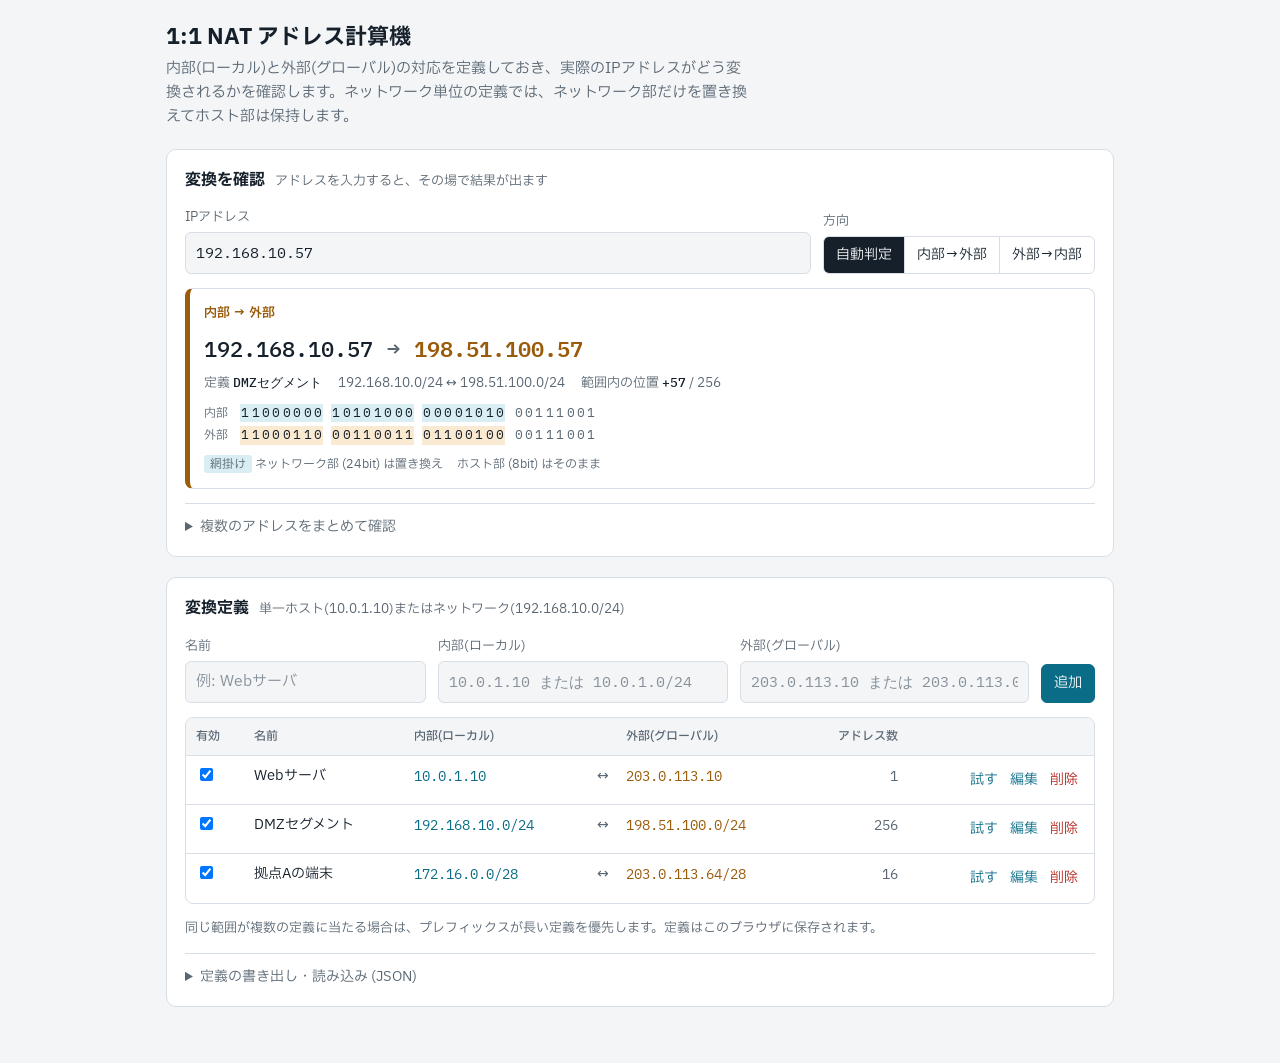
<file: NAT_address_calc.html>
<!DOCTYPE html>
<html lang="ja">
<head>
<meta charset="utf-8">
<meta name="viewport" content="width=device-width, initial-scale=1">
<title>1:1 NAT アドレス計算機</title>
<link rel="preconnect" href="https://fonts.googleapis.com">
<link rel="preconnect" href="https://fonts.gstatic.com" crossorigin>
<link href="https://fonts.googleapis.com/css2?family=IBM+Plex+Mono:wght@400;500;600&family=IBM+Plex+Sans+JP:wght@400;500;600&display=swap" rel="stylesheet">
<style>
/* 配置: 上に「確認」、下に「変換定義」の2段。IPは等幅、方向は色(内部=青緑 / 外部=琥珀)で区別 */
:root{
  --bg:#f3f5f7; --panel:#ffffff; --ink:#15202b; --muted:#5a6773; --line:#d8dee5;
  --in:#0a6c86; --in-soft:#d9eef3; --out:#9a5b0a; --out-soft:#fbead2;
  --bad:#b3261e; --bad-soft:#fbe4e2; --warn:#8a5a00; --warn-soft:#fff1cc; --ok:#1d6b3a;
  --mono:"IBM Plex Mono",ui-monospace,SFMono-Regular,Menlo,Consolas,monospace;
  --sans:"IBM Plex Sans JP","Hiragino Sans","Noto Sans JP","Yu Gothic",system-ui,sans-serif;
}
@media (prefers-color-scheme:dark){
  :root:not([data-theme="light"]){
    color-scheme:dark;
    --bg:#0f161d; --panel:#17212b; --ink:#e6edf3; --muted:#93a1ae; --line:#2a3744;
    --in:#5cc3dc; --in-soft:#133947; --out:#f0b45c; --out-soft:#40300f;
    --bad:#ff8a80; --bad-soft:#47201d; --warn:#f2c35b; --warn-soft:#3b2f0e; --ok:#6fd08c;
  }
}
:root[data-theme="dark"]{
  color-scheme:dark;
  --bg:#0f161d; --panel:#17212b; --ink:#e6edf3; --muted:#93a1ae; --line:#2a3744;
  --in:#5cc3dc; --in-soft:#133947; --out:#f0b45c; --out-soft:#40300f;
  --bad:#ff8a80; --bad-soft:#47201d; --warn:#f2c35b; --warn-soft:#3b2f0e; --ok:#6fd08c;
}
*{box-sizing:border-box}
html,body{margin:0}
body{background:var(--bg);color:var(--ink);font:15px/1.6 var(--sans);-webkit-text-size-adjust:100%}
.wrap{max-width:980px;margin:0 auto;padding:24px 16px 56px;display:flex;flex-direction:column;gap:20px}
header h1{font-size:22px;line-height:1.3;margin:0 0 4px;text-wrap:balance}
header p{margin:0;color:var(--muted);max-width:65ch}
.panel{background:var(--panel);border:1px solid var(--line);border-radius:10px;padding:18px;display:flex;flex-direction:column;gap:14px}
.panel h2{font-size:16px;margin:0;display:flex;align-items:baseline;gap:10px;flex-wrap:wrap}
.panel h2 small{font-weight:400;color:var(--muted);font-size:13px}
label{font-size:13px;color:var(--muted);display:block;margin-bottom:4px}
input[type=text],textarea{width:100%;font:inherit;font-family:var(--mono);font-size:15px;color:var(--ink);background:var(--bg);border:1px solid var(--line);border-radius:6px;padding:8px 10px}
input[type=text]::placeholder,textarea::placeholder{color:var(--muted);opacity:.7}
input:focus-visible,textarea:focus-visible,button:focus-visible,summary:focus-visible{outline:2px solid var(--in);outline-offset:2px}
button{font:inherit;font-size:14px;color:var(--ink);background:var(--panel);border:1px solid var(--line);border-radius:6px;padding:7px 12px;cursor:pointer}
button:hover{border-color:var(--muted)}
button.primary{background:var(--in);border-color:var(--in);color:#fff}
@media (prefers-color-scheme:dark){:root:not([data-theme="light"]) button.primary{color:#06222b}}
:root[data-theme="dark"] button.primary{color:#06222b}
button.link{border:none;background:none;color:var(--in);padding:4px 6px}
button.link.danger{color:var(--bad)}
.row{display:flex;gap:12px;flex-wrap:wrap;align-items:flex-end}
.grow{flex:1 1 220px;min-width:0}
.seg{display:inline-flex;border:1px solid var(--line);border-radius:6px;overflow:hidden}
.seg button{border:none;border-radius:0;background:transparent;padding:7px 12px}
.seg button+button{border-left:1px solid var(--line)}
.seg button[aria-pressed=true]{background:var(--ink);color:var(--panel)}
.err{color:var(--bad);font-size:13px;margin:0}
.hint{color:var(--muted);font-size:13px;margin:0}

/* 結果 */
.results{display:flex;flex-direction:column;gap:12px}
.hit{border:1px solid var(--line);border-left-width:5px;border-radius:8px;padding:14px;display:flex;flex-direction:column;gap:10px}
.hit.out{border-left-color:var(--out)} .hit.in{border-left-color:var(--in)}
.hit .dir{font-size:13px;font-weight:600}
.hit.out .dir{color:var(--out)} .hit.in .dir{color:var(--in)}
.conv{font:500 22px/1.3 var(--mono);display:flex;gap:10px 14px;flex-wrap:wrap;align-items:baseline;font-variant-numeric:tabular-nums}
.conv .arrow{color:var(--muted)}
.conv .to{font-weight:600}
.hit.out .to{color:var(--out)} .hit.in .to{color:var(--in)}
.meta{color:var(--muted);font-size:13px;display:flex;gap:4px 16px;flex-wrap:wrap}
.meta b{color:var(--ink);font-weight:500;font-family:var(--mono)}
.miss{border:1px dashed var(--line);border-radius:8px;padding:14px;color:var(--muted)}
.bits{display:grid;grid-template-columns:auto 1fr;gap:4px 12px;align-items:center;overflow-x:auto;font:13px/1.4 var(--mono)}
.bits .lab{color:var(--muted);font-family:var(--sans);font-size:12px;white-space:nowrap}
.bitrow{display:flex;gap:8px;white-space:nowrap}
.oct{display:inline-flex}
.b{font-style:normal;width:.8em;text-align:center;display:inline-block;color:var(--muted)}
.b.n{background:var(--in-soft);color:var(--ink)}
.hit.out .b.n.t{background:var(--out-soft)}
.legend{font-size:12px;color:var(--muted);display:flex;gap:6px 14px;flex-wrap:wrap}
.legend i{font-style:normal;padding:0 6px;border-radius:3px}

/* 定義表 */
.tablewrap{overflow-x:auto;border:1px solid var(--line);border-radius:8px}
table{border-collapse:collapse;width:100%;min-width:640px;font-size:14px}
th,td{padding:9px 10px;text-align:left;border-bottom:1px solid var(--line);vertical-align:top}
th{font-size:12px;font-weight:500;color:var(--muted);background:var(--bg);white-space:nowrap}
tr:last-child td{border-bottom:none}
td.ip{font-family:var(--mono);white-space:nowrap;font-variant-numeric:tabular-nums}
td.inc{color:var(--in)} td.outc{color:var(--out)}
td.sep{color:var(--muted);padding:9px 0;text-align:center}
td.num{text-align:right;font-family:var(--mono);color:var(--muted);white-space:nowrap}
td.act{white-space:nowrap;text-align:right}
tr.off td:not(.act){opacity:.5}
.pill{display:inline-block;font-size:12px;border-radius:99px;padding:0 8px;background:var(--warn-soft);color:var(--warn);margin:2px 4px 0 0}
.pill.bad{background:var(--bad-soft);color:var(--bad)}
.empty{padding:18px;color:var(--muted);text-align:center}
.formrow{display:grid;grid-template-columns:1fr 1.2fr 1.2fr auto;gap:12px;align-items:end}
@media (max-width:700px){.formrow{grid-template-columns:1fr}}
details{border-top:1px solid var(--line);padding-top:12px}
summary{cursor:pointer;font-size:14px;color:var(--muted)}
.batch-out{margin-top:10px}
textarea{min-height:110px;resize:vertical}
@media (prefers-reduced-motion:reduce){*{transition:none!important;animation:none!important}}
</style>
</head>
<body>
<div class="wrap">
  <header>
    <h1>1:1 NAT アドレス計算機</h1>
    <p>内部(ローカル)と外部(グローバル)の対応を定義しておき、実際のIPアドレスがどう変換されるかを確認します。ネットワーク単位の定義では、ネットワーク部だけを置き換えてホスト部は保持します。</p>
  </header>

  <section class="panel" aria-labelledby="h-check">
    <h2 id="h-check">変換を確認 <small>アドレスを入力すると、その場で結果が出ます</small></h2>
    <div class="row">
      <div class="grow">
        <label for="ip">IPアドレス</label>
        <input id="ip" type="text" value="192.168.10.57" inputmode="decimal" autocomplete="off" spellcheck="false" placeholder="例: 10.0.1.10">
      </div>
      <div>
        <label id="l-mode">方向</label>
        <div class="seg" role="group" aria-labelledby="l-mode" id="mode">
          <button type="button" data-mode="auto" aria-pressed="true">自動判定</button>
          <button type="button" data-mode="out" aria-pressed="false">内部→外部</button>
          <button type="button" data-mode="in" aria-pressed="false">外部→内部</button>
        </div>
      </div>
    </div>
    <p class="err" id="ip-err" hidden></p>
    <div class="results" id="results" aria-live="polite"></div>

    <details>
      <summary>複数のアドレスをまとめて確認</summary>
      <div class="batch-out">
        <label for="batch">1行に1アドレス</label>
        <textarea id="batch" spellcheck="false">10.0.1.10
192.168.10.1
192.168.10.255
198.51.100.200
172.16.0.5
8.8.8.8</textarea>
        <div class="tablewrap" style="margin-top:10px"><table id="batch-table" style="min-width:520px"></table></div>
      </div>
    </details>
  </section>

  <section class="panel" aria-labelledby="h-rules">
    <h2 id="h-rules">変換定義 <small>単一ホスト(10.0.1.10)またはネットワーク(192.168.10.0/24)</small></h2>
    <form id="form" class="formrow" autocomplete="off">
      <div><label for="f-name">名前</label><input id="f-name" type="text" placeholder="例: Webサーバ" style="font-family:var(--sans)"></div>
      <div><label for="f-in">内部(ローカル)</label><input id="f-in" type="text" placeholder="10.0.1.10 または 10.0.1.0/24" spellcheck="false"></div>
      <div><label for="f-out">外部(グローバル)</label><input id="f-out" type="text" placeholder="203.0.113.10 または 203.0.113.0/24" spellcheck="false"></div>
      <div class="row" style="flex-wrap:nowrap"><button type="submit" class="primary" id="f-submit">追加</button><button type="button" id="f-cancel" hidden>取消</button></div>
    </form>
    <p class="err" id="form-err" hidden></p>
    <div class="tablewrap"><table id="rules"></table></div>
    <p class="hint">同じ範囲が複数の定義に当たる場合は、プレフィックスが長い定義を優先します。定義はこのブラウザに保存されます。</p>

    <details>
      <summary>定義の書き出し・読み込み (JSON)</summary>
      <div class="batch-out">
        <textarea id="io" spellcheck="false" aria-label="定義のJSON"></textarea>
        <div class="row" style="margin-top:8px">
          <button type="button" id="io-export">書き出し</button>
          <button type="button" id="io-copy">コピー</button>
          <button type="button" id="io-import">この内容で置き換える</button>
        </div>
        <p class="err" id="io-msg" hidden></p>
      </div>
    </details>
  </section>
</div>

<script>
/*LOGIC*/
const maskOf=len=>len===0?0:((0xFFFFFFFF<<(32-len))>>>0);
function parseIP(s){
  const m=/^(\d{1,3})\.(\d{1,3})\.(\d{1,3})\.(\d{1,3})$/.exec(String(s).trim());
  if(!m) return null;
  let v=0;
  for(let i=1;i<=4;i++){
    const p=m[i];
    if(p.length>1&&p[0]==='0') return null;
    const n=+p; if(n>255) return null;
    v=v*256+n;
  }
  return v>>>0;
}
const ipStr=v=>[v>>>24,(v>>>16)&255,(v>>>8)&255,v&255].join('.');
function parseNet(s){
  const parts=String(s).trim().split('/');
  if(parts.length>2) return {error:'「/」は1つだけ指定してください。'};
  const addr=parseIP(parts[0]);
  if(addr===null) return {error:'IPアドレスの形式が正しくありません (例: 10.0.1.10)。先頭が0の数字は使えません。'};
  let len=32;
  if(parts.length===2){
    if(!/^\d{1,2}$/.test(parts[1])||+parts[1]>32) return {error:'プレフィックス長は0〜32で指定してください。'};
    len=+parts[1];
  }
  const net=(addr&maskOf(len))>>>0;
  return {addr,len,net,adjusted:net!==addr};
}
const netStr=(net,len)=>len===32?ipStr(net):ipStr(net)+'/'+len;
function validateRule(inside,outside){
  const a=parseNet(inside), b=parseNet(outside);
  if(a.error) return {error:'内部: '+a.error};
  if(b.error) return {error:'外部: '+b.error};
  if(a.len!==b.len) return {error:'内部が /'+a.len+'、外部が /'+b.len+' です。1:1 では同じ大きさの範囲にそろえてください。'};
  return {inside:a,outside:b,adjusted:a.adjusted||b.adjusted};
}
function compile(rules){
  const out=[];
  for(const r of rules){
    if(!r.enabled) continue;
    const v=validateRule(r.inside,r.outside);
    if(v.error) continue;
    out.push({id:r.id,name:r.name,inside:{net:v.inside.net,len:v.inside.len},outside:{net:v.outside.net,len:v.outside.len}});
  }
  return out;
}
function lookup(ip,mode,comp){
  const hits=[];
  for(const dir of ['out','in']){
    if(mode!=='auto'&&mode!==dir) continue;
    let best=null;
    for(const r of comp){
      const from=dir==='out'?r.inside:r.outside, to=dir==='out'?r.outside:r.inside;
      if(((ip&maskOf(from.len))>>>0)===from.net){
        if(!best||from.len>best.from.len) best={rule:r,from,to,dir};
      }
    }
    if(best){
      best.result=((best.to.net|(ip&~maskOf(best.from.len)))>>>0);
      best.offset=(ip-best.from.net)>>>0;
      hits.push(best);
    }
  }
  return hits;
}
const rangeOf=n=>({s:n.net,e:(n.net+Math.pow(2,32-n.len)-1)});
function overlapWarnings(comp){
  const w={};
  const add=(id,t)=>{(w[id]=w[id]||[]).push(t)};
  for(let i=0;i<comp.length;i++)for(let j=i+1;j<comp.length;j++){
    for(const side of ['inside','outside']){
      const a=comp[i][side], b=comp[j][side], ra=rangeOf(a), rb=rangeOf(b);
      if(ra.s<=rb.e&&rb.s<=ra.e){
        const label=side==='inside'?'内部':'外部';
        const same=a.len===b.len;
        const txt=same?label+'の範囲が「'+comp[j].name+'」と同一/重複 (先の定義を優先)':label+'の範囲が「'+comp[j].name+'」と包含関係 (長いプレフィックスを優先)';
        const txt2=same?label+'の範囲が「'+comp[i].name+'」と同一/重複 (先の定義が優先され、この定義は使われません)':label+'の範囲が「'+comp[i].name+'」と包含関係 (長いプレフィックスを優先)';
        add(comp[i].id,txt); add(comp[j].id,txt2);
      }
    }
  }
  return w;
}
/*END*/

/* ---------- 状態 ---------- */
const KEY='nat-calc-rules-v1';
const DEFAULTS=[
  {id:'r1',name:'Webサーバ',inside:'10.0.1.10',outside:'203.0.113.10',enabled:true},
  {id:'r2',name:'DMZセグメント',inside:'192.168.10.0/24',outside:'198.51.100.0/24',enabled:true},
  {id:'r3',name:'拠点Aの端末',inside:'172.16.0.0/28',outside:'203.0.113.64/28',enabled:true}
];
let rules=load(), editingId=null, mode='auto';
function load(){
  try{const s=localStorage.getItem(KEY); if(s){const a=JSON.parse(s); if(Array.isArray(a)) return a;}}catch(e){}
  return DEFAULTS.map(r=>({...r}));
}
function save(){try{localStorage.setItem(KEY,JSON.stringify(rules))}catch(e){}}
const $=id=>document.getElementById(id);
const esc=s=>String(s).replace(/[&<>"']/g,c=>({'&':'&amp;','<':'&lt;','>':'&gt;','"':'&quot;',"'":'&#39;'}[c]));
const uid=()=>'r'+Date.now().toString(36)+Math.random().toString(36).slice(2,6);

/* ---------- 描画 ---------- */
function bitsHTML(v,len,tint){
  let h='';
  for(let o=0;o<4;o++){
    h+='<span class="oct">';
    for(let k=0;k<8;k++){
      const i=o*8+k, bit=(v>>>(31-i))&1;
      h+='<i class="b'+(i<len?' n'+(tint?' t':''):'')+'">'+bit+'</i>';
    }
    h+='</span>';
  }
  return '<span class="bitrow">'+h+'</span>';
}
const dirLabel=d=>d==='out'?'内部 → 外部':'外部 → 内部';
function hitHTML(ip,h){
  const hostBits=32-h.from.len, count=Math.pow(2,hostBits);
  const fromName=h.dir==='out'?'内部':'外部', toName=h.dir==='out'?'外部':'内部';
  return '<div class="hit '+h.dir+'">'
   +'<div class="dir">'+dirLabel(h.dir)+'</div>'
   +'<div class="conv"><span>'+ipStr(ip)+'</span><span class="arrow" aria-hidden="true">→</span><span class="to">'+ipStr(h.result)+'</span></div>'
   +'<div class="meta"><span>定義 <b>'+esc(h.rule.name)+'</b></span>'
   +'<span>'+netStr(h.from.net,h.from.len)+' ↔ '+netStr(h.to.net,h.to.len)+'</span>'
   +(h.from.len<32?'<span>範囲内の位置 <b>+'+h.offset+'</b> / '+count+'</span>':'')+'</div>'
   +'<div class="bits"><span class="lab">'+fromName+'</span>'+bitsHTML(ip,h.from.len,false)
   +'<span class="lab">'+toName+'</span>'+bitsHTML(h.result,h.from.len,true)+'</div>'
   +'<div class="legend"><span><i style="background:var(--in-soft)">網掛け</i> ネットワーク部 ('+h.from.len+'bit) は置き換え</span><span>'+(hostBits?'ホスト部 ('+hostBits+'bit) はそのまま':'ホスト部なし (単一ホスト)')+'</span></div>'
   +'</div>';
}
function renderCheck(){
  const raw=$('ip').value, err=$('ip-err'), box=$('results');
  const comp=compile(rules);
  if(!raw.trim()){err.hidden=true; box.innerHTML='<div class="miss">IPアドレスを入力してください。</div>'; renderBatch(comp); return;}
  const ip=parseIP(raw);
  if(ip===null){err.hidden=false; err.textContent='IPアドレスの形式が正しくありません (例: 192.168.10.57)。'; box.innerHTML=''; renderBatch(comp); return;}
  err.hidden=true;
  const hits=lookup(ip,mode,comp);
  if(!hits.length){
    const where=mode==='out'?'どの定義の内部側にも':mode==='in'?'どの定義の外部側にも':'どの定義の内部側・外部側にも';
    box.innerHTML='<div class="miss"><b style="color:var(--ink)">'+ipStr(ip)+'</b> は'+where+'含まれません。NATの対象外で、アドレスは変換されません。</div>';
  } else {
    let h=hits.map(x=>hitHTML(ip,x)).join('');
    if(hits.length>1) h='<p class="hint">このアドレスは、ある定義の内部側と別の定義の外部側の両方に当たります。通信の向きに合う方を参照してください。</p>'+h;
    box.innerHTML=h;
  }
  renderBatch(comp);
}
function renderBatch(comp){
  const lines=$('batch').value.split(/\r?\n/).map(s=>s.trim()).filter(Boolean);
  let h='<thead><tr><th>入力</th><th>方向</th><th>変換後</th><th>定義</th></tr></thead><tbody>';
  if(!lines.length) h+='<tr><td colspan="4" class="empty">アドレスを入力してください</td></tr>';
  for(const l of lines){
    const ip=parseIP(l);
    if(ip===null){h+='<tr><td class="ip">'+esc(l)+'</td><td colspan="3" style="color:var(--bad)">形式が正しくありません</td></tr>';continue;}
    const hits=lookup(ip,mode,comp);
    if(!hits.length){h+='<tr><td class="ip">'+ipStr(ip)+'</td><td colspan="3" style="color:var(--muted)">対象外 (変換なし)</td></tr>';continue;}
    for(const x of hits){
      h+='<tr><td class="ip">'+ipStr(ip)+'</td><td>'+dirLabel(x.dir)+'</td><td class="ip '+(x.dir==='out'?'outc':'inc')+'"><b>'+ipStr(x.result)+'</b></td><td>'+esc(x.rule.name)+'</td></tr>';
    }
  }
  $('batch-table').innerHTML=h+'</tbody>';
}
function renderRules(){
  const comp=compile(rules), warn=overlapWarnings(comp);
  let h='<thead><tr><th>有効</th><th>名前</th><th>内部(ローカル)</th><th></th><th>外部(グローバル)</th><th style="text-align:right">アドレス数</th><th></th></tr></thead><tbody>';
  if(!rules.length) h+='<tr><td colspan="7" class="empty">定義がありません。上のフォームから追加してください。</td></tr>';
  for(const r of rules){
    const v=validateRule(r.inside,r.outside);
    let pills='';
    if(v.error) pills+='<span class="pill bad">不正な定義</span>';
    (warn[r.id]||[]).forEach(t=>{pills+='<span class="pill">'+esc(t)+'</span>'});
    const cnt=v.error?'—':Math.pow(2,32-v.inside.len).toLocaleString('ja-JP');
    h+='<tr class="'+(r.enabled?'':'off')+'"><td><input type="checkbox" data-toggle="'+r.id+'" '+(r.enabled?'checked':'')+' aria-label="'+esc(r.name)+' を有効にする"></td>'
     +'<td>'+esc(r.name)+(pills?'<div>'+pills+'</div>':'')+'</td>'
     +'<td class="ip inc">'+esc(r.inside)+'</td><td class="sep" aria-hidden="true">↔</td><td class="ip outc">'+esc(r.outside)+'</td>'
     +'<td class="num">'+cnt+'</td>'
     +'<td class="act"><button class="link" data-try="'+r.id+'">試す</button><button class="link" data-edit="'+r.id+'">編集</button><button class="link danger" data-del="'+r.id+'">削除</button></td></tr>';
  }
  $('rules').innerHTML=h+'</tbody>';
}
function renderAll(){renderRules();renderCheck();}

/* ---------- 操作 ---------- */
$('ip').addEventListener('input',renderCheck);
$('batch').addEventListener('input',()=>renderBatch(compile(rules)));
$('mode').addEventListener('click',e=>{
  const b=e.target.closest('button[data-mode]'); if(!b) return;
  mode=b.dataset.mode;
  document.querySelectorAll('#mode button').forEach(x=>x.setAttribute('aria-pressed',x===b?'true':'false'));
  renderCheck();
});
function resetForm(){
  editingId=null; $('f-name').value=''; $('f-in').value=''; $('f-out').value='';
  $('f-submit').textContent='追加'; $('f-cancel').hidden=true; $('form-err').hidden=true;
}
$('f-cancel').addEventListener('click',resetForm);
$('form').addEventListener('submit',e=>{
  e.preventDefault();
  const err=$('form-err'); err.hidden=true;
  const v=validateRule($('f-in').value,$('f-out').value);
  if(v.error){err.textContent=v.error; err.hidden=false; return;}
  const name=$('f-name').value.trim()||('定義 '+(rules.length+1));
  const rec={name,inside:netStr(v.inside.net,v.inside.len),outside:netStr(v.outside.net,v.outside.len)};
  if(editingId){const r=rules.find(x=>x.id===editingId); if(r) Object.assign(r,rec);}
  else rules.push({id:uid(),enabled:true,...rec});
  const note=v.adjusted?'ホスト部にビットが立っていたため、ネットワークアドレスに補正して保存しました。':'';
  resetForm(); save(); renderAll();
  if(note){err.textContent=note; err.hidden=false; err.style.color='var(--warn)'; setTimeout(()=>{err.hidden=true;err.style.color=''},6000);}
});
$('rules').addEventListener('click',e=>{
  const b=e.target.closest('button'); if(!b) return;
  if(b.dataset.del){rules=rules.filter(r=>r.id!==b.dataset.del); if(editingId===b.dataset.del) resetForm(); save(); renderAll();}
  else if(b.dataset.edit){
    const r=rules.find(x=>x.id===b.dataset.edit); if(!r) return;
    editingId=r.id; $('f-name').value=r.name; $('f-in').value=r.inside; $('f-out').value=r.outside;
    $('f-submit').textContent='更新'; $('f-cancel').hidden=false; $('f-name').focus();
  } else if(b.dataset.try){
    const r=rules.find(x=>x.id===b.dataset.try); if(!r) return;
    const n=parseNet(r.inside); if(n.error) return;
    const last=n.len<32?(n.net+Math.min(Math.pow(2,32-n.len)-1,57))>>>0:n.net;
    $('ip').value=ipStr(last); renderCheck(); $('ip').focus(); $('ip').scrollIntoView({block:'center'});
  }
});
$('rules').addEventListener('change',e=>{
  const id=e.target.dataset&&e.target.dataset.toggle; if(!id) return;
  const r=rules.find(x=>x.id===id); if(r){r.enabled=e.target.checked; save(); renderAll();}
});
function ioMsg(t,bad){const m=$('io-msg'); m.textContent=t; m.hidden=!t; m.style.color=bad?'':'var(--ok)';}
$('io-export').addEventListener('click',()=>{
  $('io').value=JSON.stringify(rules.map(({name,inside,outside,enabled})=>({name,inside,outside,enabled})),null,2); ioMsg('');
});
$('io-copy').addEventListener('click',async()=>{
  if(!$('io').value) $('io-export').click();
  try{await navigator.clipboard.writeText($('io').value); ioMsg('コピーしました。');}
  catch(e){$('io').select(); ioMsg('自動コピーできませんでした。選択された内容を手動でコピーしてください。',true);}
});
$('io-import').addEventListener('click',()=>{
  let a; try{a=JSON.parse($('io').value);}catch(e){ioMsg('JSONとして読み込めません。',true);return;}
  if(!Array.isArray(a)){ioMsg('定義の配列 [ {...}, {...} ] を指定してください。',true);return;}
  const next=[];
  for(let i=0;i<a.length;i++){
    const r=a[i], v=r&&validateRule(r.inside,r.outside);
    if(!v||v.error){ioMsg((i+1)+'件目: '+(v?v.error:'定義の形式が正しくありません。'),true);return;}
    next.push({id:uid(),name:String(r.name||'定義 '+(i+1)),inside:netStr(v.inside.net,v.inside.len),outside:netStr(v.outside.net,v.outside.len),enabled:r.enabled!==false});
  }
  rules=next; save(); renderAll(); ioMsg(next.length+'件の定義を読み込みました。');
});

renderAll();
</script>
</body>
</html>
</file>
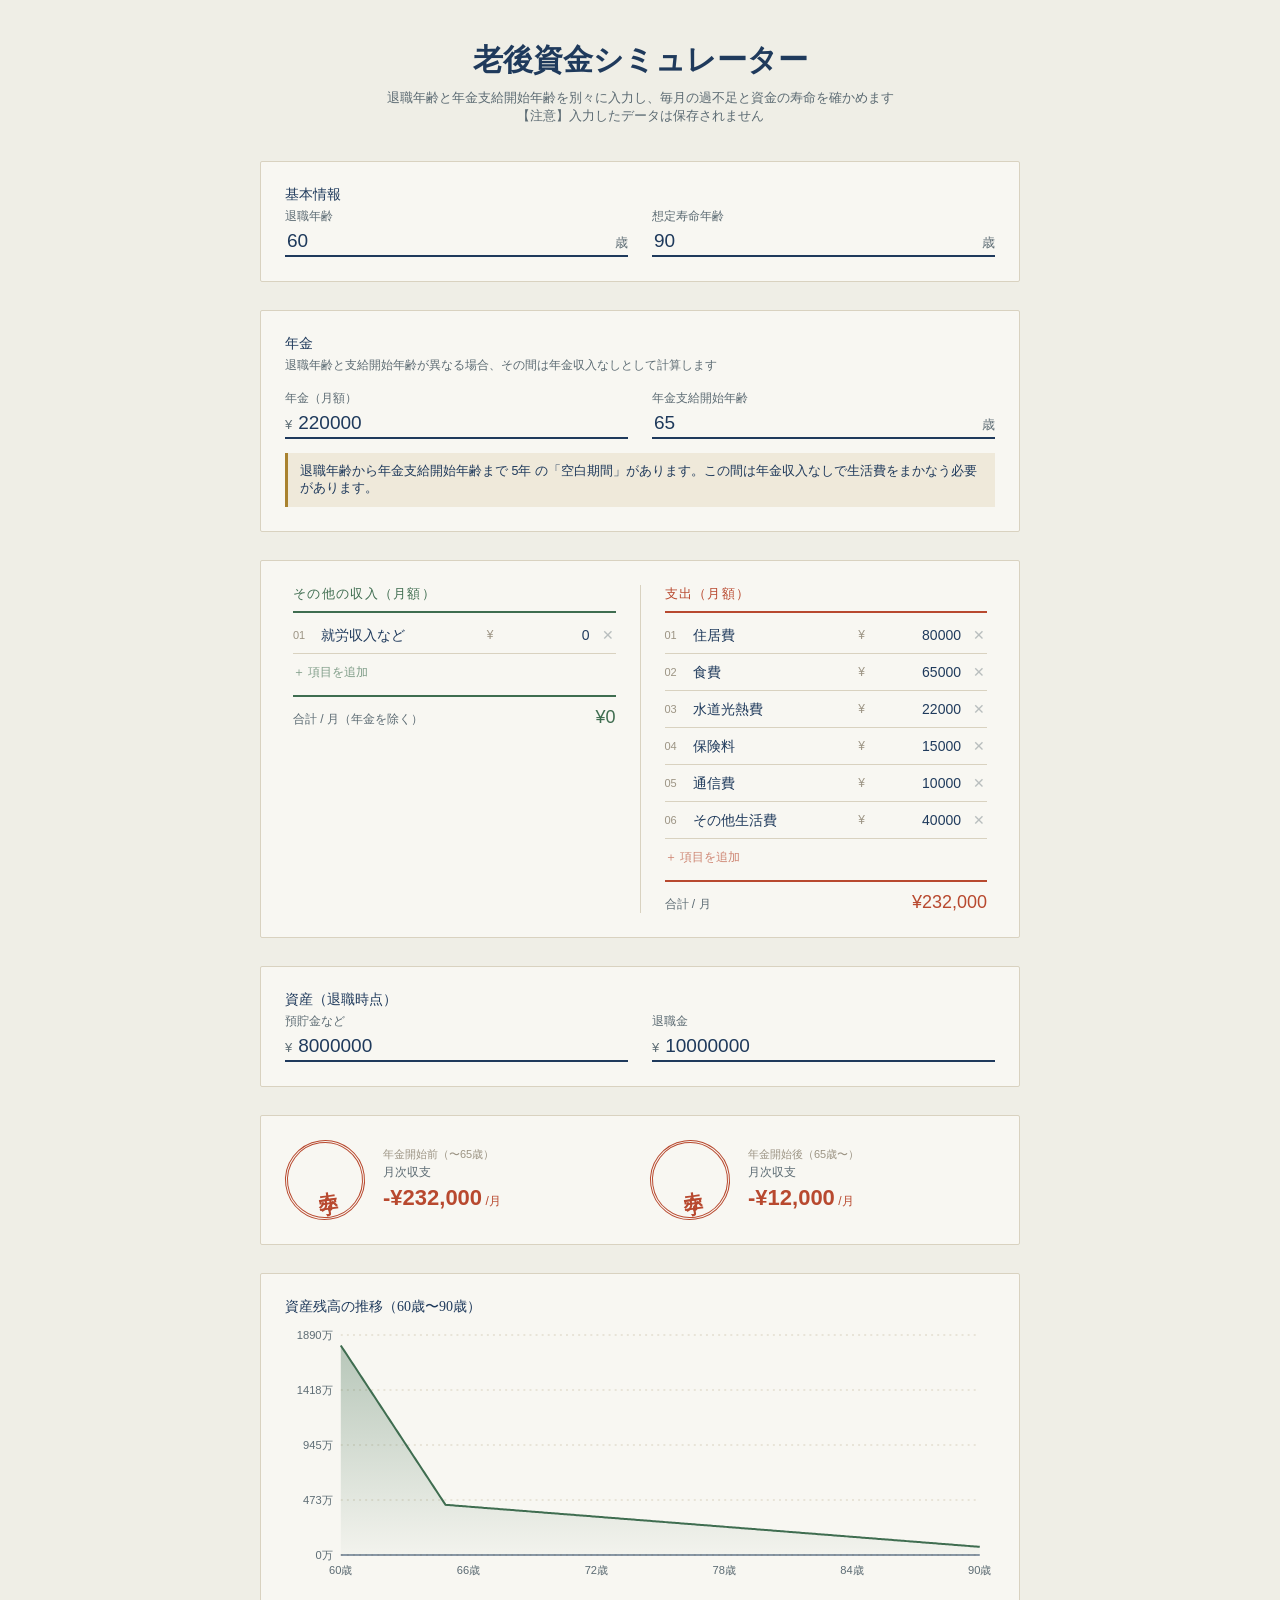
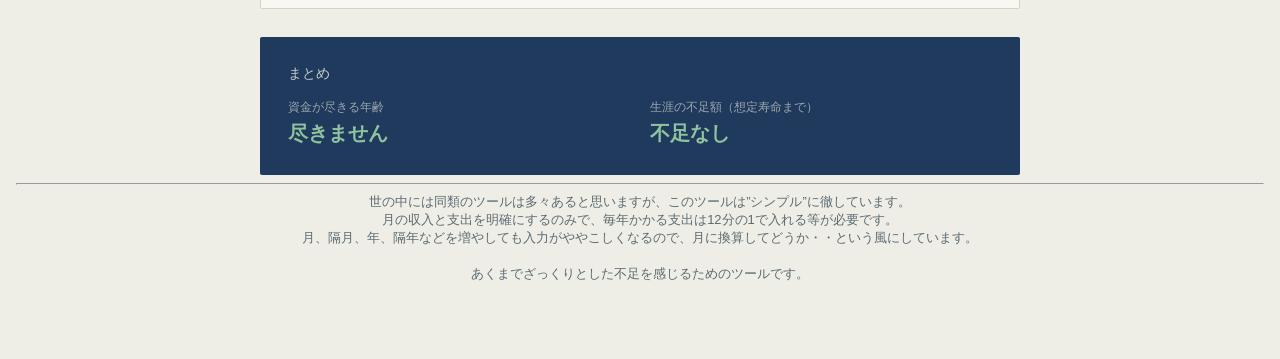
<file: retirement-simulator-no-save.html>
<!DOCTYPE html>
<html lang="ja">
<head>
<meta charset="UTF-8">
<meta name="viewport" content="width=device-width, initial-scale=1.0">
<meta property="og:title" content="老後資金シミュレーター">
<meta property="og:description" content="老後の資金計画をシミュレーションできます">
<meta property="og:image" content="https://fmt-jp.github.io/open/ogp.png">
<meta property="og:url" content="https://fmt-jp.github.io/open/retirement-simulator-no-save.html">
<meta property="og:type" content="website">

<!--
<meta name="og:card" content="summary_large_image">
-->
<meta name="og:image" content="https://fmt-jp.github.io/open/ogp.png">

<!--
<meta name="note:card" content="summary_large_image">
-->

<title>老後資金シミュレーター</title>
<style>
  :root{
    --paper:#EFEEE6;
    --panel:#F8F7F2;
    --rule:#D9D2C0;
    --ink:#1F3A5C;
    --muted:#5C6B73;
    --faint:#9C9484;
    --green:#3F6D50;
    --red:#B8492F;
    --gold:#A9822F;
  }
  *{box-sizing:border-box;}
  body{
    margin:0;
    background:var(--paper);
    color:var(--ink);
    font-family:"Yu Gothic","Hiragino Kaku Gothic ProN","Meiryo",sans-serif;
    padding:40px 16px;
  }
  .serif{font-family:"Yu Mincho","Hiragino Mincho ProN","MS Mincho",serif;}
  .wrap{max-width:760px;margin:0 auto;}
  .header{text-align:center;margin-bottom:36px;}
  .header h1{font-size:30px;font-weight:700;margin:0 0 8px;}
  .header p{font-size:13px;color:var(--muted);margin:0;}
  .footer{text-align:center;margin-bottom:36px;}
  .footer h1{font-size:30px;font-weight:700;margin:0 0 8px;}
  .footer p{font-size:13px;color:var(--muted);margin:0;}
  .panel{background:var(--panel);border:1px solid var(--rule);border-radius:2px;padding:24px;margin-bottom:28px;}
  .panel-title{font-size:14px;margin:0 0 4px;}
  .panel-sub{font-size:12px;color:var(--muted);margin:0 0 16px;}
  .row{display:flex;flex-wrap:wrap;gap:24px;}
  .field{flex:1;min-width:150px;}
  .field label{display:block;font-size:12px;color:var(--muted);margin-bottom:4px;}
  .field .in{display:flex;align-items:baseline;gap:4px;border-bottom:2px solid var(--ink);padding-bottom:2px;}
  .field .in span.unit{font-size:13px;color:var(--muted);}
  .field .in span.yen{font-size:13px;color:var(--muted);}
  input[type=number]{
    border:none;background:transparent;outline:none;color:var(--ink);
    font-family:inherit;font-size:19px;font-weight:500;width:100%;
    -moz-appearance:textfield;
  }
  input[type=number]::-webkit-inner-spin-button,
  input[type=number]::-webkit-outer-spin-button{-webkit-appearance:none;margin:0;}
  input[type=date]{
    border:none;background:transparent;outline:none;color:var(--ink);
    font-family:inherit;font-size:16px;font-weight:500;width:100%;
  }
  input[type=text]{
    border:none;background:transparent;outline:none;color:var(--ink);
    font-family:inherit;font-size:14px;width:100%;
  }
  .ledger{display:flex;gap:0;flex-wrap:wrap;}
  .col{flex:1;min-width:260px;padding:0 8px;}
  .col-title{font-size:13px;letter-spacing:.1em;text-transform:uppercase;padding-bottom:8px;margin-bottom:4px;border-bottom:2px solid;font-family:"Yu Mincho","Hiragino Mincho ProN",serif;}
  .col.income .col-title{color:var(--green);border-color:var(--green);}
  .col.expense .col-title{color:var(--red);border-color:var(--red);}
  .divider{width:1px;background:var(--rule);margin:0 16px;align-self:stretch;}
  .item-row{display:flex;align-items:center;gap:8px;padding:8px 0;border-bottom:1px solid var(--rule);}
  .item-row .idx{font-size:11px;color:var(--faint);width:18px;flex-shrink:0;}
  .item-row .lbl{flex:1;min-width:0;}
  .item-row .amt-wrap{display:flex;align-items:center;gap:2px;flex-shrink:0;}
  .item-row .amt-wrap span{font-size:12px;color:var(--faint);}
  .item-row .amt-wrap input{width:96px;text-align:right;font-size:14px;font-weight:400;}
  .del-btn{border:none;background:none;cursor:pointer;opacity:.4;padding:2px;flex-shrink:0;font-size:14px;color:var(--muted);}
  .del-btn:hover{opacity:1;}
  .add-btn{border:none;background:none;cursor:pointer;font-size:12px;opacity:.65;margin-top:10px;padding:0;}
  .add-btn:hover{opacity:1;}
  .col.income .add-btn{color:var(--green);}
  .col.expense .add-btn{color:var(--red);}
  .col-total{display:flex;justify-content:space-between;align-items:baseline;margin-top:14px;padding-top:10px;border-top:2px solid;}
  .col.income .col-total{border-color:var(--green);}
  .col.expense .col-total{border-color:var(--red);}
  .col-total .lab{font-size:12px;color:var(--muted);}
  .col.income .col-total .val{color:var(--green);}
  .col.expense .col-total .val{color:var(--red);}
  .col-total .val{font-size:18px;font-weight:500;}

  .pension-box{display:flex;flex-wrap:wrap;gap:24px;align-items:flex-end;}
  .gap-note{margin-top:14px;padding:10px 12px;background:rgba(169,130,47,0.12);border-left:3px solid var(--gold);font-size:12.5px;color:var(--ink);display:none;}

  .stamps{display:flex;flex-wrap:wrap;gap:20px;}
  .stamp-card{flex:1;min-width:240px;display:flex;align-items:center;gap:18px;}
  .hanko{
    width:80px;height:80px;border-radius:50%;flex-shrink:0;
    display:flex;align-items:center;justify-content:center;
    transform:rotate(-8deg);
    font-family:"Yu Mincho","Hiragino Mincho ProN",serif;
  }
  .hanko span{writing-mode:vertical-rl;font-size:19px;font-weight:700;letter-spacing:.2em;}
  .stamp-info .phase{font-size:11px;color:var(--faint);margin-bottom:2px;}
  .stamp-info .lab{font-size:12px;color:var(--muted);margin-bottom:4px;}
  .stamp-info .big{font-size:22px;font-weight:700;margin-bottom:2px;}
  .stamp-info .big .unit{font-size:12px;font-weight:400;}

  .chart-wrap{width:100%;overflow:hidden;}
  .summary{background:var(--ink);border-radius:2px;padding:28px;}
  .summary-title{font-size:14px;opacity:.8;color:var(--paper);margin:0 0 16px;font-family:"Yu Mincho","Hiragino Mincho ProN",serif;}
  .summary-grid{display:flex;flex-wrap:wrap;gap:20px;}
  .summary-item{flex:1;min-width:220px;}
  .summary-item .lab{font-size:12px;opacity:.6;color:var(--paper);margin-bottom:4px;}
  .summary-item .val{font-size:20px;font-weight:700;}
  .summary-note{margin-top:16px;padding-top:16px;border-top:1px solid rgba(239,238,230,.2);font-size:13px;opacity:.8;color:var(--paper);}
  @media (max-width:600px){
    .ledger{flex-direction:column;}
    .divider{display:none;}
    .col{padding:0;margin-bottom:20px;}
  }
</style>
</head>
<body>
<div class="wrap">

  <div class="header">
    <h1 class="serif">老後資金シミュレーター</h1>
    <p>退職年齢と年金支給開始年齢を別々に入力し、毎月の過不足と資金の寿命を確かめます</p>
    <p>【注意】入力したデータは保存されません</p>
  </div>

  <div class="panel">
    <div class="panel-title serif">基本情報</div>
    <div class="row">
      <div class="field">
        <label>退職年齢</label>
        <div class="in"><input type="number" id="retireAge" value="60"><span class="unit">歳</span></div>
      </div>
      <div class="field">
        <label>想定寿命年齢</label>
        <div class="in"><input type="number" id="lifeExpectancy" value="90"><span class="unit">歳</span></div>
      </div>
    </div>
  </div>

  <div class="panel">
    <div class="panel-title serif">年金</div>
    <div class="panel-sub">退職年齢と支給開始年齢が異なる場合、その間は年金収入なしとして計算します</div>
    <div class="pension-box">
      <div class="field">
        <label>年金（月額）</label>
        <div class="in"><span class="yen">¥</span><input type="number" id="pensionAmount" value="220000"></div>
      </div>
      <div class="field">
        <label>年金支給開始年齢</label>
        <div class="in"><input type="number" id="pensionStartAge" value="65"><span class="unit">歳</span></div>
      </div>
    </div>
    <div class="gap-note" id="gapNote"></div>
  </div>

  <div class="panel">
    <div class="ledger">
      <div class="col income">
        <div class="col-title">その他の収入（月額）</div>
        <div id="incomeList"></div>
        <button class="add-btn" onclick="addItem('income')">＋ 項目を追加</button>
        <div class="col-total"><span class="lab">合計 / 月（年金を除く）</span><span class="val" id="incomeTotal">¥0</span></div>
      </div>
      <div class="divider"></div>
      <div class="col expense">
        <div class="col-title">支出（月額）</div>
        <div id="expenseList"></div>
        <button class="add-btn" onclick="addItem('expense')">＋ 項目を追加</button>
        <div class="col-total"><span class="lab">合計 / 月</span><span class="val" id="expenseTotal">¥0</span></div>
      </div>
    </div>
  </div>

  <div class="panel">
    <div class="panel-title serif">資産（退職時点）</div>
    <div class="row">
      <div class="field">
        <label>預貯金など</label>
        <div class="in"><span class="yen">¥</span><input type="number" id="savings" value="8000000"></div>
      </div>
      <div class="field">
        <label>退職金</label>
        <div class="in"><span class="yen">¥</span><input type="number" id="lumpSum" value="10000000"></div>
      </div>
    </div>
  </div>

  <div class="panel">
    <div class="stamps" id="stampsWrap"></div>
  </div>

  <div class="panel">
    <div class="panel-title serif" id="chartTitle">資産残高の推移</div>
    <div class="chart-wrap">
      <svg id="chart" width="100%" height="260" viewBox="0 0 700 260" preserveAspectRatio="none"></svg>
    </div>
  </div>

  <div class="summary">
    <div class="summary-title">まとめ</div>
    <div class="summary-grid">
      <div class="summary-item">
        <div class="lab">資金が尽きる年齢</div>
        <div class="val" id="depletionLabel">—</div>
      </div>
      <div class="summary-item">
        <div class="lab">生涯の不足額（想定寿命まで）</div>
        <div class="val" id="shortfallLabel">—</div>
      </div>
    </div>
    <div class="summary-note" id="summaryNote" style="display:none;"></div>
  </div>

</div>
<!-- add -->
<hr>
  <div class="footer">
	<p>世の中には同類のツールは多々あると思いますが、このツールは”シンプル”に徹しています。</p>
	<p>月の収入と支出を明確にするのみで、毎年かかる支出は12分の1で入れる等が必要です。</p>
	<p>月、隔月、年、隔年などを増やしても入力がややこしくなるので、月に換算してどうか・・という風にしています。</p>
	<br>
	<p>あくまでざっくりとした不足を感じるためのツールです。</p>
  </div>

<script>
let uid = 1;
const nextId = () => uid++;

let state = {
  income: [
    { id: nextId(), label: "就労収入など", amount: 0 }
  ],
  expense: [
    { id: nextId(), label: "住居費", amount: 80000 },
    { id: nextId(), label: "食費", amount: 65000 },
    { id: nextId(), label: "水道光熱費", amount: 22000 },
    { id: nextId(), label: "保険料", amount: 15000 },
    { id: nextId(), label: "通信費", amount: 10000 },
    { id: nextId(), label: "その他生活費", amount: 40000 }
  ]
};

function yen(n){
  const r = Math.round(n);
  return "¥" + r.toLocaleString("ja-JP");
}
function yenSigned(n){
  const r = Math.round(n);
  return (r < 0 ? "-" : "+") + "¥" + Math.abs(r).toLocaleString("ja-JP");
}

function addItem(kind){
  state[kind].push({ id: nextId(), label: "", amount: 0 });
  renderLedger();
  update();
}
function removeItem(kind, id){
  state[kind] = state[kind].filter(i => i.id !== id);
  renderLedger();
  update();
}
function updateItem(kind, id, field, value){
  const item = state[kind].find(i => i.id === id);
  if(item) item[field] = value;
  update();
}

function renderList(kind){
  const container = document.getElementById(kind + "List");
  container.innerHTML = "";
  state[kind].forEach((item, idx) => {
    const row = document.createElement("div");
    row.className = "item-row";
    row.innerHTML = `
      <span class="idx">${String(idx+1).padStart(2,"0")}</span>
      <span class="lbl"><input type="text" placeholder="項目名" value="${item.label.replace(/"/g,'&quot;')}"></span>
      <span class="amt-wrap"><span>¥</span><input type="number" value="${item.amount}"></span>
      <button class="del-btn" title="削除">✕</button>
    `;
    const [labelInput, amountInput] = row.querySelectorAll("input");
    const delBtn = row.querySelector(".del-btn");
    labelInput.addEventListener("input", e => updateItem(kind, item.id, "label", e.target.value));
    amountInput.addEventListener("input", e => updateItem(kind, item.id, "amount", Number(e.target.value) || 0));
    delBtn.addEventListener("click", () => removeItem(kind, item.id));
    container.appendChild(row);
  });
}

function renderLedger(){
  renderList("income");
  renderList("expense");
}

// ---- age helpers ----
function fmtAge(age){
  return (Math.round(age * 10) / 10).toLocaleString("ja-JP", {minimumFractionDigits:1, maximumFractionDigits:1}) + "歳";
}

function makeHanko(container, phaseLabel, monthlyDiff){
  const surplus = monthlyDiff >= 0;
  const color = surplus ? "#3F6D50" : "#B8492F";
  const card = document.createElement("div");
  card.className = "stamp-card";
  card.innerHTML = `
    <div class="hanko" style="border:3px double ${color};color:${color};"><span>${surplus ? "黒字" : "赤字"}</span></div>
    <div class="stamp-info">
      <div class="phase">${phaseLabel}</div>
      <div class="lab">月次収支</div>
      <div class="big" style="color:${color};">${yenSigned(monthlyDiff)}<span class="unit"> /月</span></div>
    </div>
  `;
  container.appendChild(card);
}

function drawChart(chartData, overallSurplus, depletionAge){
  const svg = document.getElementById("chart");
  const W = 700, H = 260, padL = 55, padR = 15, padT = 15, padB = 25;
  svg.innerHTML = "";
  if(chartData.length < 2) return;

  const ages = chartData.map(d => d.age);
  const balances = chartData.map(d => d.balance);
  const minAge = Math.min(...ages), maxAge = Math.max(...ages);
  const minBal = Math.min(0, ...balances);
  const maxBal = Math.max(0, ...balances) * 1.05 || 1;

  const x = age => padL + ( (age - minAge) / Math.max(0.001, (maxAge - minAge)) ) * (W - padL - padR);
  const y = bal => padT + (1 - (bal - minBal) / Math.max(1, (maxBal - minBal))) * (H - padT - padB);

  const ns = "http://www.w3.org/2000/svg";
  const color = overallSurplus ? "#3F6D50" : "#B8492F";

  const gridCount = 4;
  for(let i=0;i<=gridCount;i++){
    const gy = padT + (i/gridCount) * (H - padT - padB);
    const line = document.createElementNS(ns, "line");
    line.setAttribute("x1", padL); line.setAttribute("x2", W-padR);
    line.setAttribute("y1", gy); line.setAttribute("y2", gy);
    line.setAttribute("stroke", "#D9D2C0"); line.setAttribute("stroke-dasharray","2 4");
    svg.appendChild(line);
    const val = maxBal - (i/gridCount)*(maxBal-minBal);
    const label = document.createElementNS(ns,"text");
    label.setAttribute("x", padL - 8); label.setAttribute("y", gy+4);
    label.setAttribute("text-anchor","end"); label.setAttribute("font-size","11");
    label.setAttribute("fill","#5C6B73");
    label.textContent = Math.round(val/10000) + "万";
    svg.appendChild(label);
  }

  const xTickCount = Math.min(6, ages.length);
  for(let i=0;i<xTickCount;i++){
    const idx = Math.round(i * (ages.length-1) / Math.max(1,xTickCount-1));
    const age = ages[idx];
    const label = document.createElementNS(ns,"text");
    label.setAttribute("x", x(age)); label.setAttribute("y", H-6);
    label.setAttribute("text-anchor","middle"); label.setAttribute("font-size","11");
    label.setAttribute("fill","#5C6B73");
    label.textContent = Math.round(age) + "歳";
    svg.appendChild(label);
  }

  const zeroY = y(0);
  const zline = document.createElementNS(ns,"line");
  zline.setAttribute("x1", padL); zline.setAttribute("x2", W-padR);
  zline.setAttribute("y1", zeroY); zline.setAttribute("y2", zeroY);
  zline.setAttribute("stroke","#1F3A5C"); zline.setAttribute("stroke-width","1");
  svg.appendChild(zline);

  let areaPath = `M ${x(ages[0])} ${y(balances[0])}`;
  for(let i=1;i<chartData.length;i++) areaPath += ` L ${x(ages[i])} ${y(balances[i])}`;
  areaPath += ` L ${x(ages[ages.length-1])} ${zeroY} L ${x(ages[0])} ${zeroY} Z`;

  const gradId = "grad" + Math.round(Math.random()*100000);
  const defs = document.createElementNS(ns,"defs");
  const grad = document.createElementNS(ns,"linearGradient");
  grad.setAttribute("id", gradId);
  grad.setAttribute("x1","0"); grad.setAttribute("y1","0");
  grad.setAttribute("x2","0"); grad.setAttribute("y2","1");
  const stop1 = document.createElementNS(ns,"stop");
  stop1.setAttribute("offset","0%"); stop1.setAttribute("stop-color", color); stop1.setAttribute("stop-opacity","0.35");
  const stop2 = document.createElementNS(ns,"stop");
  stop2.setAttribute("offset","100%"); stop2.setAttribute("stop-color", color); stop2.setAttribute("stop-opacity","0.03");
  grad.appendChild(stop1); grad.appendChild(stop2);
  defs.appendChild(grad);
  svg.appendChild(defs);

  const area = document.createElementNS(ns,"path");
  area.setAttribute("d", areaPath);
  area.setAttribute("fill", `url(#${gradId})`);
  area.setAttribute("stroke","none");
  svg.appendChild(area);

  let linePath = `M ${x(ages[0])} ${y(balances[0])}`;
  for(let i=1;i<chartData.length;i++) linePath += ` L ${x(ages[i])} ${y(balances[i])}`;
  const line = document.createElementNS(ns,"path");
  line.setAttribute("d", linePath);
  line.setAttribute("fill","none");
  line.setAttribute("stroke", color);
  line.setAttribute("stroke-width","2");
  svg.appendChild(line);

  if(depletionAge !== null){
    const dot = document.createElementNS(ns,"circle");
    dot.setAttribute("cx", x(depletionAge));
    dot.setAttribute("cy", zeroY);
    dot.setAttribute("r","5");
    dot.setAttribute("fill","#B8492F");
    dot.setAttribute("stroke","#F8F7F2");
    dot.setAttribute("stroke-width","2");
    svg.appendChild(dot);
  }
}

function update(){
  const retireAge = Number(document.getElementById("retireAge").value) || 0;
  const pensionStartAge = Number(document.getElementById("pensionStartAge").value) || 0;
  const lifeExpectancy = Number(document.getElementById("lifeExpectancy").value) || 0;
  const pensionAmount = Number(document.getElementById("pensionAmount").value) || 0;
  const savings = Number(document.getElementById("savings").value) || 0;
  const lumpSum = Number(document.getElementById("lumpSum").value) || 0;

  const incomeTotal = state.income.reduce((s,i)=>s+(Number(i.amount)||0),0);
  const expenseTotal = state.expense.reduce((s,i)=>s+(Number(i.amount)||0),0);

  document.getElementById("incomeTotal").textContent = yen(incomeTotal);
  document.getElementById("expenseTotal").textContent = yen(expenseTotal);

  const stampsWrap = document.getElementById("stampsWrap");
  stampsWrap.innerHTML = "";
  const gapNote = document.getElementById("gapNote");

  const diffBefore = incomeTotal - expenseTotal; // before pension starts
  const diffAfter = incomeTotal + pensionAmount - expenseTotal; // after pension starts

  const gapYears = pensionStartAge - retireAge;
  const gapMonths = Math.round(gapYears * 12);

  if(gapMonths > 0){
    gapNote.style.display = "block";
    const y = Math.floor(gapMonths/12), m = gapMonths % 12;
    const gapStr = (y>0? y+"年":"") + (m>0? m+"ヶ月":"") || "1ヶ月未満";
    gapNote.textContent = `退職年齢から年金支給開始年齢まで ${gapStr} の「空白期間」があります。この間は年金収入なしで生活費をまかなう必要があります。`;
    makeHanko(stampsWrap, `年金開始前（〜${pensionStartAge}歳）`, diffBefore);
    makeHanko(stampsWrap, `年金開始後（${pensionStartAge}歳〜）`, diffAfter);
  } else {
    gapNote.style.display = "none";
    makeHanko(stampsWrap, "年金受給中", diffAfter);
  }

  const initialAssets = savings + lumpSum;
  let totalMonths = Math.round((lifeExpectancy - retireAge) * 12);
  if(totalMonths < 0) totalMonths = 0;

  const chartData = [];
  let balance = initialAssets;
  let depletionAge = null;
  chartData.push({ age: retireAge, balance: Math.round(balance) });

  for(let m=1; m<=totalMonths; m++){
    const age = retireAge + m/12;
    const pensionActive = age >= pensionStartAge;
    const monthlyIncome = incomeTotal + (pensionActive ? pensionAmount : 0);
    balance += (monthlyIncome - expenseTotal);
    chartData.push({ age, balance: Math.round(balance) });
    if(depletionAge === null && balance < 0) depletionAge = age;
  }

  const finalBalance = chartData.length ? chartData[chartData.length-1].balance : initialAssets;
  const lifetimeShortfall = finalBalance < 0 ? -finalBalance : 0;

  document.getElementById("chartTitle").textContent =
    `資産残高の推移（${retireAge}歳〜${lifeExpectancy}歳）`;
  drawChart(chartData, finalBalance >= 0, depletionAge);

  const depletionLabel = document.getElementById("depletionLabel");
  if(depletionAge !== null){
    depletionLabel.textContent = `${fmtAge(depletionAge)}（寿命の${Math.round((lifeExpectancy - depletionAge)*10)/10}年前）`;
    depletionLabel.style.color = "#E8A08C";
  } else {
    depletionLabel.textContent = "尽きません";
    depletionLabel.style.color = "#8FC29E";
  }

  const shortfallLabel = document.getElementById("shortfallLabel");
  if(lifetimeShortfall > 0){
    shortfallLabel.textContent = yen(lifetimeShortfall);
    shortfallLabel.style.color = "#E8A08C";
  } else {
    shortfallLabel.textContent = "不足なし";
    shortfallLabel.style.color = "#8FC29E";
  }

  const note = document.getElementById("summaryNote");
  if(lifetimeShortfall > 0){
    note.style.display = "block";
    const worstMonthly = Math.min(diffBefore, diffAfter);
    note.textContent = `毎月あと ${yen(-worstMonthly)} の収入増加、または支出削減があれば収支は均衡します（最も厳しい期間で計算）。`;
  } else {
    note.style.display = "none";
  }
}

["retireAge","pensionStartAge","lifeExpectancy","pensionAmount","savings","lumpSum"].forEach(id => {
  document.getElementById(id).addEventListener("input", update);
});

renderLedger();
update();
</script>
</body>
</html>
</file>
<file: fx-tracker/styles.css>
:root {
    /* Ocean (default) */
    --bg: #0A1826; --panel: #0F2138; --panel-border: #16293F; --border: #1D3348;
    --accent: #5EEAD4; --accent-ink: #082A29; --accent-soft-bg: #16403A; --accent-soft-border: #2C7A6A;
    --text: #E7EFF6; --text-dim: #8FA6BF; --text-muted: #5B7B99; --text-faint: #456279;
    --active-tab-bg: #12283F; --active-tab-border: #234561;
    --positive: #F97A6B; /* semantic: gains — constant across themes */
    --negative: #93C5FD; /* semantic: losses — constant across themes */
  }
  html.theme-gold {
    --bg: #17130D; --panel: #241C10; --panel-border: #3A2C15; --border: #4A3A1F;
    --accent: #E8C158; --accent-ink: #2B2205; --accent-soft-bg: #3D3212; --accent-soft-border: #8A6B1E;
    --text: #F5EEDD; --text-dim: #C2AD82; --text-muted: #8A7A56; --text-faint: #6B5D3F;
    --active-tab-bg: #2E2412; --active-tab-border: #5A461F;
  }
  html.theme-silver {
    --bg: #14171A; --panel: #1F2327; --panel-border: #2E3237; --border: #3A3F45;
    --accent: #D4DAE1; --accent-ink: #1B1D1F; --accent-soft-bg: #2C3338; --accent-soft-border: #6E7882;
    --text: #ECEFF3; --text-dim: #A7AFB8; --text-muted: #767F89; --text-faint: #5C636B;
    --active-tab-bg: #262B30; --active-tab-border: #454C54;
  }

  * { box-sizing: border-box; -webkit-tap-highlight-color: transparent; }
  html, body {
    margin: 0; padding: 0; background: var(--bg); color: var(--text);
    font-family: 'Hiragino Sans', 'Noto Sans JP', 'Segoe UI', sans-serif;
  }
  #app { max-width: 480px; margin: 0 auto; padding-bottom: 32px; min-height: 100vh; }
  @keyframes pulse { 0%,100%{opacity:.4} 50%{opacity:1} }
  @keyframes spin { from{transform:rotate(0deg)} to{transform:rotate(360deg)} }
  .spin { display:inline-block; animation: spin 0.9s linear infinite; }
  input[type=date]::-webkit-calendar-picker-indicator { filter: invert(1); opacity: 0.6; }
  ::-webkit-scrollbar { width: 6px; height: 6px; }
  ::-webkit-scrollbar-thumb { background: var(--border); border-radius: 3px; }

  header { padding: 20px 20px 14px; }
  .header-title-row { display: flex; align-items: center; gap: 8px; justify-content: space-between; }
  .header-title-left { display: flex; align-items: center; gap: 8px; }
  .header-mark { width: 8px; height: 8px; border-radius: 2px; background: var(--accent); display: inline-block; }
  h1 { font-size: 19px; font-weight: 700; margin: 0; letter-spacing: 1.4px; }
  .header-sub { font-size: 12.5px; color: var(--text-muted); margin: 4px 0 0 16px; }

  .theme-switcher { display: flex; gap: 6px; }
  .theme-dot-btn {
    -webkit-appearance: none; appearance: none;
    background: transparent; border: none; padding: 3px; margin: 0;
    cursor: pointer; border-radius: 50%; outline: none;
    -webkit-tap-highlight-color: transparent; line-height: 0;
  }
  .theme-dot-btn.active { box-shadow: 0 0 0 2px var(--text); }
  .theme-dot {
    display: block; width: 20px; height: 20px; border-radius: 50%; overflow: hidden;
  }
  .theme-dot.ocean { background: radial-gradient(circle at 32% 28%, #8FF5E4, #0A1826 78%); }
  .theme-dot.gold { background: radial-gradient(circle at 32% 28%, #F6E2A6, #17130D 78%); }
  .theme-dot.silver { background: radial-gradient(circle at 32% 28%, #F0F3F6, #14171A 78%); }

  nav.tabs { display: flex; gap: 6px; padding: 0 16px 14px; position: sticky; top: 0; z-index: 5; background: var(--bg); }
  .tab-btn {
    flex: 1; display: flex; align-items: center; justify-content: center; gap: 6px;
    padding: 9px 0; border-radius: 9px; border: 1px solid var(--border); background: transparent;
    color: var(--text-muted); font-size: 13px; font-weight: 600; cursor: pointer;
  }
  .tab-btn.active { background: var(--active-tab-bg); color: var(--accent); border-color: var(--active-tab-border); }

  main { padding: 0 16px; display: flex; flex-direction: column; gap: 14px; }

  .card {
    background: var(--panel); border: 1px solid var(--panel-border); border-radius: 12px; padding: 13px 15px;
  }
  .card-head { display: flex; justify-content: space-between; align-items: center; margin-bottom: 8px; }
  .card-date { font-size: 12.5px; color: var(--text-dim); font-weight: 600; }
  .card-balance-row { display: flex; align-items: baseline; gap: 10px; margin-bottom: 10px; }
  .card-fields { display: flex; flex-direction: column; }
  .card-field-row { display: flex; align-items: baseline; justify-content: space-between; gap: 10px; padding: 7px 0; }
  .card-field-label { font-size: 12px; color: var(--text-dim); }
  .card-field-value { font-variant-numeric: tabular-nums; color: var(--text); }
  .card-balance { font-size: 21px; font-weight: 700; font-variant-numeric: tabular-nums; }
  .diff-pill { font-size: 12px; font-weight: 700; font-variant-numeric: tabular-nums; }
  .card-grid { display: grid; grid-template-columns: 1fr 1fr; gap: 8px 12px; }
  .card-mini { display: flex; flex-direction: column; gap: 2px; }
  .card-mini-label { font-size: 10.5px; color: var(--text-muted); }
  .card-mini-value { font-size: 13px; font-weight: 600; font-variant-numeric: tabular-nums; }
  .icon-btn { background: transparent; border: none; padding: 4px; cursor: pointer; line-height: 0; color: var(--text-muted); }

  .empty-state { text-align: center; padding: 50px 10px; display: flex; flex-direction: column; align-items: center; gap: 10px; }
  .empty-title { font-size: 14.5px; font-weight: 700; color: var(--text-dim); margin: 0; }
  .empty-body { font-size: 12.5px; color: var(--text-muted); margin: 0; max-width: 260px; line-height: 1.6; }

  .primary-btn {
    display: flex; align-items: center; justify-content: center; gap: 7px;
    background: var(--accent); color: var(--accent-ink); border: none; border-radius: 10px;
    padding: 13px 0; font-size: 14.5px; font-weight: 700; cursor: pointer; margin-top: 6px; width: 100%;
  }
  .primary-btn:disabled { opacity: 0.5; }

  .image-drop { display: flex; flex-direction: column; gap: 8px; background: var(--panel); border: 1px dashed var(--active-tab-border); border-radius: 12px; padding: 14px; }
  .image-btn-wrap { position: relative; width: 100%; }
  .image-btn {
    display: flex; align-items: center; justify-content: center; gap: 8px;
    background: var(--active-tab-bg); border: 1px solid var(--active-tab-border); border-radius: 9px;
    padding: 11px 0; color: var(--text-dim); font-size: 13.5px; font-weight: 600; user-select: none;
  }
  .overlay-file-input { position: absolute; top: 0; left: 0; width: 100%; height: 100%; opacity: 0; cursor: pointer; margin: 0; padding: 0; }
  .image-hint { font-size: 11.5px; color: var(--text-muted); margin: 0; line-height: 1.6; }
  .image-error-text { font-size: 12px; color: var(--positive); margin: 0; }
  .progress-bar-track { height: 4px; background: var(--panel-border); border-radius: 4px; overflow: hidden; }
  .progress-bar-fill { height: 100%; background: var(--accent); transition: width 0.2s ease; }

  .field-block { display: flex; flex-direction: column; gap: 6px; }
  .field-label { font-size: 12.5px; color: var(--text-dim); font-weight: 600; }
  .date-input {
    background: var(--panel); border: 1px solid var(--border); border-radius: 9px; padding: 10px 12px;
    color: var(--text); font-size: 14px; color-scheme: dark; width: 100%;
  }
  .group { display: flex; flex-direction: column; gap: 9px; }
  .group-label { font-size: 12px; font-weight: 700; color: var(--accent); letter-spacing: 0.3px; }
  .input-row { display: flex; align-items: center; justify-content: space-between; gap: 10px; }
  .input-row-label { font-size: 13px; color: var(--text-dim); flex: 1; }
  .input-wrap { display: flex; align-items: center; gap: 6px; background: var(--panel); border: 1px solid var(--border); border-radius: 8px; padding: 7px 10px; min-width: 132px; }
  .num-input { background: transparent; border: none; color: var(--text); font-size: 13.5px; width: 100%; text-align: right; outline: none; font-variant-numeric: tabular-nums; }
  .input-unit { font-size: 11.5px; color: var(--text-muted); }
  .error-box { background: #2A1420; border: 1px solid #4A1F2E; color: var(--positive); border-radius: 8px; padding: 9px 12px; font-size: 12.5px; }

  .selector-btn { width: 100%; display: flex; justify-content: space-between; align-items: center; background: var(--panel); border: 1px solid var(--border); border-radius: 9px; padding: 11px 13px; cursor: pointer; color: var(--text-dim); font-size: 13px; }
  .field-picker { margin-top: 8px; background: var(--panel); border: 1px solid var(--border); border-radius: 10px; padding: 12px; }
  .picker-group-label { font-size: 11px; color: var(--text-muted); margin-bottom: 6px; font-weight: 600; }
  .chip-row { display: flex; flex-wrap: wrap; gap: 6px; margin-bottom: 10px; }
  .chip { font-size: 12px; padding: 5px 10px; border-radius: 999px; border: 1px solid var(--border); background: transparent; color: var(--text-dim); cursor: pointer; }
  .chip.active { background: var(--accent-soft-bg); border-color: var(--accent-soft-border); color: var(--accent); }
  .picker-hint { font-size: 11px; color: var(--text-faint); margin: 4px 0 0; }

  .range-row { display: flex; align-items: flex-end; gap: 8px; }
  .range-field { display: flex; flex-direction: column; gap: 4px; flex: 1; }
  .range-label { font-size: 11px; color: var(--text-muted); }
  .date-input-small { background: var(--panel); border: 1px solid var(--border); border-radius: 8px; padding: 8px 10px; color: var(--text); font-size: 12.5px; color-scheme: dark; width: 100%; }
  .chart-card { background: var(--panel); border: 1px solid var(--panel-border); border-radius: 12px; padding: 14px 8px 6px; }
  .chart-canvas-wrap { position: relative; width: 100%; height: 260px; }
  /* --- モジュール切り替え（画面下部） --------------------------------- */
  #app { padding-bottom: calc(66px + env(safe-area-inset-bottom, 0px)); }
  nav.modules {
    position: fixed; left: 0; right: 0; bottom: 0; z-index: 20;
    display: flex; gap: 4px; padding: 6px 10px calc(6px + env(safe-area-inset-bottom, 0px));
    background: var(--bg); border-top: 1px solid var(--panel-border);
    max-width: 480px; margin: 0 auto;
  }
  .mod-btn {
    flex: 1; display: flex; flex-direction: column; align-items: center; gap: 3px;
    padding: 7px 0 5px; border: none; border-radius: 10px; background: transparent;
    color: var(--text-muted); font-size: 11px; font-weight: 600; cursor: pointer;
    font-family: inherit;
  }
  .mod-btn.active { background: var(--active-tab-bg); color: var(--accent); }

  /* --- チャート分析 --------------------------------------------------- */
  .rate-grid { display: grid; grid-template-columns: 1fr auto auto; align-items: baseline; column-gap: 16px; }
  .rate-grid > * { padding: 9px 0; border-bottom: 1px solid var(--border); }
  .rate-grid > .rg-head { padding: 0 0 5px; border-bottom: none; font-size: 10.5px; color: var(--text-faint); text-align: right; }
  .rate-grid .rg-k { font-size: 13px; color: var(--text-dim); }
  .rate-grid .rg-v { font-size: 18px; font-weight: 700; font-variant-numeric: tabular-nums; text-align: right; min-width: 86px; }
  .rate-grid .rg-v.off { font-weight: 600; opacity: 0.45; }
  .rate-grid .rg-v.pos { color: var(--positive); }
  .rate-grid .rg-v.neg { color: var(--negative); }

  .seg { display: flex; gap: 6px; margin-top: 13px; }
  .lead-row { display: flex; align-items: baseline; justify-content: space-between; margin-top: 14px; }
  .lead-k { font-size: 13px; font-weight: 600; color: var(--accent); }
  .lead-v { font-size: 28px; font-weight: 700; color: var(--accent); font-variant-numeric: tabular-nums; }

  .preview-canvas { width: 100%; display: block; border-radius: 9px; border: 1px solid var(--border); }
  .checks { margin-top: 11px; font-size: 11.5px; color: var(--text-faint); line-height: 1.95; }
  .checks div::before { content: "✓ "; color: var(--accent-soft-border); }
  .checks div.ng::before { content: "! "; color: var(--positive); }
  .swatch { display: inline-block; width: 9px; height: 9px; border-radius: 2px; margin-right: 3px; }
  .swatch-row { display: flex; align-items: center; gap: 7px; margin-top: 5px; }
  .swatch-row i { width: 15px; height: 15px; border-radius: 4px; flex: none; }
  .ocr-status { display: flex; align-items: center; gap: 9px; font-size: 13px; color: var(--text-dim); }

  /* --- CSV取り込み ---------------------------------------------------- */
  .io-btn-wrap { position: relative; display: inline-block; }
  .io-btn { width: auto; padding: 8px 14px; font-size: 12.5px; }
  .import-card { border-color: var(--accent-soft-border); background: var(--accent-soft-bg); }
  .import-title { font-size: 13px; font-weight: 700; color: var(--accent); margin-bottom: 7px; }
  .import-lead { font-size: 14px; color: var(--text); font-variant-numeric: tabular-nums; }
  .import-lead b { font-size: 17px; }
  .import-notes { margin: 9px 0 0; padding-left: 17px; font-size: 11.5px; color: var(--text-dim); line-height: 1.8; }
  .import-actions { display: flex; flex-direction: column; gap: 7px; margin-top: 13px; }
  .import-actions .primary-btn { margin-top: 0; }
</file>
<file: hanabi/assets/index-Cgw56VMC.css>
:root{--bg:#2b2d31;--panel:#33363b;--panel-2:#3b3e44;--border:#23252a;--text:#e3e5e8;--text-dim:#9a9ea6;--accent:#4c9bf5;--accent-dim:#2d5c93;--danger:#e5534b;--workspace:#1f2124;--handle:#fff;color:var(--text);background:var(--bg);--lightningcss-light: ;--lightningcss-dark:initial;color-scheme:dark;font-family:system-ui,-apple-system,Hiragino Sans,Yu Gothic UI,Meiryo,sans-serif;font-size:13px}*{box-sizing:border-box}html,body,#root{height:100%;margin:0;overflow:hidden}button,input,select,textarea{font:inherit;color:inherit}button{background:var(--panel-2);border:1px solid var(--border);cursor:pointer;border-radius:4px;padding:3px 8px}button:hover:not(:disabled){background:#464a51}button:disabled{opacity:.45;cursor:default}button.primary{background:var(--accent-dim);border-color:var(--accent)}input[type=text],input:not([type]),textarea,select{border:1px solid var(--border);background:#24262a;border-radius:3px;padding:3px 5px}input:focus,textarea:focus,select:focus{outline:1px solid var(--accent)}kbd{color:var(--text-dim);font-family:inherit;font-size:11px}.app{grid-template-columns:var(--tools-w,48px) minmax(0, 1fr) 260px;grid-template-rows:38px minmax(0,1fr) auto;grid-template-areas:"menu menu menu""tools center layers""tools props layers";height:100vh;display:grid;position:relative}.menubar{background:var(--panel);border-bottom:1px solid var(--border);grid-area:menu;align-items:center;gap:2px;padding:0 8px;display:flex}.app-name{color:#ff8c1a;letter-spacing:.04em;align-items:center;gap:6px;margin-right:10px;font-weight:700;display:inline-flex}.app-icon{border-radius:4px;display:block}.menu{position:relative}.menu-title{background:0 0;border:none;padding:5px 10px}.menu-title.open{background:var(--panel-2)}.menu-list{z-index:50;background:var(--panel-2);border:1px solid var(--border);border-radius:4px;min-width:240px;padding:4px 0;position:absolute;top:100%;left:0;box-shadow:0 6px 18px #0006}.menu-list hr{border:none;border-top:1px solid var(--border);margin:4px 0}.menu-item{text-align:left;background:0 0;border:none;border-radius:0;justify-content:space-between;gap:16px;width:100%;padding:5px 14px;display:flex}.menu-item:hover:not(:disabled){background:var(--accent-dim)}.menubar-spacer{flex:1}.quick-actions{align-items:center;gap:6px;display:flex}.zoom-control{align-items:center;gap:2px;display:flex}.doc-title{color:var(--text-dim);text-overflow:ellipsis;white-space:nowrap;max-width:260px;margin-left:14px;overflow:hidden}.dirty-mark{color:#f0b44c}.toolbar{background:var(--panel);border-right:1px solid var(--border);flex-direction:column;grid-area:tools;align-items:center;gap:2px;width:48px;min-height:0;padding:6px 0;display:flex}.tool-group{position:relative}.tool-button{background:0 0;border:1px solid #0000;border-radius:5px;place-items:center;width:36px;height:36px;padding:0;display:grid;position:relative}.tool-button.active{background:var(--accent-dim);border-color:var(--accent)}.group-mark{border-left:4px solid #0000;border-bottom:4px solid var(--text-dim);width:0;height:0;position:absolute;bottom:3px;right:3px}.tool-flyout{z-index:40;background:var(--panel-2);border:1px solid var(--border);border-radius:4px;min-width:200px;padding:4px 0;position:absolute;top:0;left:40px;box-shadow:0 6px 18px #0006}.flyout-item{text-align:left;background:0 0;border:none;border-radius:0;align-items:center;gap:8px;width:100%;padding:5px 10px;display:flex}.flyout-item span{flex:1}.flyout-item.active,.flyout-item:hover{background:var(--accent-dim)}.center{flex-direction:column;grid-area:center;min-width:0;min-height:0;display:flex}.workspace-frame{flex:1;grid-template:"ws"minmax(0,1fr)/minmax(0,1fr);min-width:0;min-height:0;display:grid}.workspace-frame.with-rulers{grid-template:"corner xruler"20px"yruler ws"minmax(0,1fr)/20px minmax(0,1fr)}.ruler-corner{background:var(--panel);border-right:1px solid var(--border);border-bottom:1px solid var(--border);grid-area:corner}.ruler{width:100%;height:100%;display:block}.ruler-x{grid-area:xruler}.ruler-y{grid-area:yruler}.workspace{background:var(--workspace);flex:1;grid-area:ws;position:relative;overflow:auto}.stage{touch-action:none;-webkit-user-select:none;user-select:none;position:relative}.canvas-frame{position:absolute;overflow:visible;box-shadow:0 0 0 1px #000,0 4px 20px #00000080}.canvas-frame.checker{background-color:#fff;background-image:linear-gradient(45deg,#ccc 25%,#0000 25%),linear-gradient(-45deg,#ccc 25%,#0000 25%),linear-gradient(45deg,#0000 75%,#ccc 75%),linear-gradient(-45deg,#0000 75%,#ccc 75%);background-position:0 0,0 8px,8px -8px,-8px 0;background-size:16px 16px}.overlay{pointer-events:none;position:absolute}.overlay .handle{pointer-events:all;fill:var(--handle);stroke:var(--accent)}.overlay .handle.rotate{cursor:grab}.sel-outline{fill:none;stroke:var(--accent);vector-effect:non-scaling-stroke}.sel-frame{fill:none;stroke:var(--accent);stroke-dasharray:4 3;vector-effect:non-scaling-stroke}.marquee{fill:#4c9bf51f;stroke:var(--accent)}.text-editor{z-index:5;border:1px dashed var(--accent);resize:none;white-space:pre;background:#ffffff05;outline:none;margin:0;padding:0;position:absolute;overflow:hidden}.statusbar{background:var(--panel);border-top:1px solid var(--border);color:var(--text-dim);gap:18px;padding:3px 10px;font-size:12px;display:flex}.panel{background:var(--panel);overflow:auto}.right-column{border-left:1px solid var(--border);background:var(--panel);flex-direction:column;grid-area:layers;min-height:0;display:flex}.layers-panel{flex:1;min-height:120px}.splitter-library{cursor:row-resize;background:var(--border);flex:none;height:6px;position:relative}.splitter-library:after{content:"";background:var(--text-dim);opacity:.6;border-radius:1px;width:28px;height:2px;margin-left:-14px;position:absolute;top:2px;left:50%}.library-slot{flex-direction:column;flex:none;min-height:0;max-height:calc(100% - 126px);display:flex}.library-panel{flex-direction:column;flex:1;min-height:0;display:flex;overflow:hidden}.library-panel .panel-header{position:static}.library-toggle{color:inherit;font:inherit;cursor:pointer;background:0 0;border:none;align-items:center;gap:4px;padding:0;font-weight:600;display:flex}.library-count{color:var(--text-dim);font-size:11px;font-weight:400}.library-grid{flex:1;grid-template-columns:repeat(auto-fill,minmax(74px,1fr));align-content:start;gap:6px;padding:8px;display:grid;overflow:auto}.lib-item{background:var(--panel-2);min-width:0;color:var(--text);cursor:pointer;border:1px solid #0000;border-radius:5px;flex-direction:column;align-items:center;gap:3px;padding:4px 2px 3px;display:flex}.lib-item:hover{border-color:var(--accent)}.lib-item.drop-before{box-shadow:-3px 0 0 var(--accent)}.lib-thumb{background:repeating-conic-gradient(#4a4d53 0 25%, #42454b 0 50%) 0 0 / 10px 10px;border-radius:3px;display:block;overflow:hidden}.lib-name{white-space:nowrap;text-overflow:ellipsis;max-width:100%;font-size:11px;overflow:hidden}.library-empty{color:var(--text-dim);flex-direction:column;grid-column:1/-1;gap:6px;font-size:12px;display:flex}.library-parts{gap:14px;margin:10px 0;display:flex}.library-name-field input{width:260px}.library-import{border-collapse:collapse;width:100%;margin:8px 0}.library-import th{text-align:left;color:var(--text-dim);padding:3px 6px;font-size:12px;font-weight:400}.library-import td{border-top:1px solid var(--border);padding:3px 6px}.library-clash{color:#f0b44c}.panel-header{border-bottom:1px solid var(--border);background:var(--panel);z-index:1;justify-content:space-between;align-items:center;padding:6px 8px;font-weight:600;display:flex;position:sticky;top:0}.panel-actions{gap:3px;display:flex}.panel-actions button{place-items:center;padding:2px 4px;display:grid}.layer-list,.layer-list ul{margin:0;padding:0;list-style:none}.layer-row,.object-row{cursor:default;border-bottom:1px solid #2e3035;align-items:center;gap:2px;padding:3px 6px;display:flex}.layer-row{background:var(--panel-2);font-weight:600}.layer-row.active{box-shadow:inset 3px 0 0 var(--accent);background:#3f4652}.object-row.selected{background:var(--accent-dim)}.layer-row.drop-before,.object-row.drop-before{box-shadow:inset 0 2px 0 var(--accent)}.layer-row.drop-after,.object-row.drop-after{box-shadow:inset 0 -2px 0 var(--accent)}.row-toggle,.twisty{background:0 0;border:none;place-items:center;padding:2px;display:grid}.row-toggle.off,.row-toggle.dim{color:var(--text-dim);opacity:.6}.row-toggle.on{color:#f0b44c}.layer-name,.object-name{text-overflow:ellipsis;white-space:nowrap;flex:1;margin-left:4px;overflow:hidden}.type-badge{color:var(--text-dim);border:1px solid #4a4e55;border-radius:3px;margin-left:2px;padding:0 3px;font-size:10px}.name-input{flex:1;min-width:0}.properties{background:var(--panel);border-top:1px solid var(--border);grid-area:props;padding:4px 8px;overflow:auto}.prop-fieldset{border:none;margin:0;padding:0}.prop-section{border-bottom:1px solid #2e3035;flex-wrap:wrap;align-items:center;gap:6px 14px;padding:6px 0;display:flex}.prop-section:last-child{border-bottom:none}.prop-section.effect>.toggle{min-width:130px;font-weight:600}.field{align-items:center;gap:6px;display:inline-flex}.field.wide{flex-basis:100%}.field-label{color:var(--text-dim);white-space:nowrap}.number-input{align-items:center;gap:2px;display:inline-flex}.number-input input{text-align:right;width:64px}.number-input.invalid input{outline:1px solid var(--danger)}.suffix{color:var(--text-dim);font-size:12px}.slider-input{align-items:center;gap:6px;display:inline-flex}.slider-input input[type=range]{width:110px;accent-color:var(--accent)}.color-input{align-items:center;gap:6px;display:inline-flex}.color-input input[type=color]{border:1px solid var(--border);background:0 0;width:34px;height:22px;padding:0}.color-input input[type=color]:disabled{opacity:.3}.none-toggle,.toggle{white-space:nowrap;align-items:center;gap:4px;display:inline-flex}.button-row{flex-wrap:wrap;gap:3px;display:inline-flex}.style-btn{min-width:28px}.style-btn.on{background:var(--accent-dim);border-color:var(--accent)}.text-content{resize:vertical;flex:1;min-width:300px}.hint{color:var(--text-dim)}.mixed-badge{color:#f0c060;vertical-align:1px;background:#5a4a1f;border-radius:3px;margin-left:4px;padding:0 4px;font-size:10px}.no-explain .explain{display:none!important}.dialog-backdrop{z-index:100;background:#00000073;place-items:center;display:grid;position:fixed;inset:0}.dialog{background:var(--panel);border:1px solid var(--border);border-radius:6px;min-width:340px;max-width:min(720px,94vw);max-height:90vh;overflow:auto;box-shadow:0 10px 40px #00000080}.dialog h2{border-bottom:1px solid var(--border);margin:0;padding:10px 14px;font-size:14px}.dialog-body{flex-direction:column;gap:10px;padding:14px;display:flex}.dialog-footer{border-top:1px solid var(--border);justify-content:flex-end;gap:8px;padding:10px 14px;display:flex}.notices{z-index:200;flex-direction:column;gap:6px;max-width:420px;display:flex;position:fixed;bottom:16px;right:276px}.notice{cursor:pointer;background:#2f4d2f;border:1px solid #4b7a4b;border-radius:5px;padding:8px 12px;box-shadow:0 4px 14px #0006}.notice.error{border-color:var(--danger);background:#5a2626}.busy{z-index:150;background:#00000059;justify-content:center;align-items:center;gap:10px;font-size:14px;display:flex;position:fixed;inset:0}.spinner{border:3px solid var(--text-dim);border-top-color:var(--accent);border-radius:50%;width:20px;height:20px;animation:.8s linear infinite spin}@keyframes spin{to{transform:rotate(360deg)}}.ants-a,.ants-b{fill:none;vector-effect:non-scaling-stroke;stroke-dasharray:4 4}.ants-a{stroke:#000}.ants-b{stroke:#fff;stroke-dashoffset:4px;animation:.6s linear infinite ants}@keyframes ants{to{stroke-dashoffset:-4px}}.crop-shade{fill:#00000080}.crop-rect{fill:none;stroke:#fff;vector-effect:non-scaling-stroke}.crop-target{fill:none;stroke:#f0b44c;stroke-dasharray:6 4;vector-effect:non-scaling-stroke}.overlay [data-crop-handle]{pointer-events:all}.field-row,.radio-row{flex-wrap:wrap;gap:16px;display:flex}.radio-row label{align-items:center;gap:4px;display:inline-flex}.result-size{font-weight:600}.error-text{color:#ff8a80}.resize-preview{gap:12px;display:flex}.resize-preview figure{color:var(--text-dim);flex-direction:column;align-items:center;gap:4px;margin:0;font-size:12px;display:flex}.preview-box{border:1px solid var(--border);width:220px;height:160px;image-rendering:pixelated;background-color:#fff;background-position:50%;background-repeat:no-repeat;place-items:center;display:grid}.anchor-grid{grid-template-columns:repeat(3,24px);gap:3px;display:grid}.anchor-cell{background:#24262a;width:24px;height:24px;padding:0}.anchor-cell.on{background:var(--accent)}.progress{color:var(--accent)}.adjust-grid{flex-wrap:wrap;gap:6px 18px;display:flex}.notice-inline{background:#3d3420;border:1px solid #8a6d2a;border-radius:4px;padding:8px 10px;line-height:1.5}.pen-path{fill:none;stroke:var(--accent);vector-effect:non-scaling-stroke}.pen-rubber{stroke:var(--accent);stroke-dasharray:3 3;vector-effect:non-scaling-stroke}.pen-handle-line{stroke:#9ab;vector-effect:non-scaling-stroke}.pen-handle,.pen-anchor{fill:#fff;stroke:var(--accent)}.pen-anchor.first{fill:var(--accent)}.pen-close-ring{fill:none;stroke:var(--accent)}.picked{align-items:center;gap:6px;display:inline-flex}.swatch{border:1px solid #000;border-radius:3px;width:18px;height:18px;display:inline-block}.splitter{z-index:20;position:absolute}.splitter-v{cursor:col-resize;width:6px;top:38px;bottom:0}.splitter-h{left:var(--tools-w,48px);cursor:row-resize;height:6px}.splitter:hover{background:#4c9bf559}.overlay .node-anchor{cursor:move}.overlay .node-anchor.selected{fill:var(--accent);stroke:#fff}.overlay .node-handle{fill:#fff;cursor:pointer}.tabbar{background:var(--panel);border-bottom:1px solid var(--border);align-items:flex-end;gap:2px;min-height:32px;padding:4px 6px 0;display:flex;overflow-x:auto}.tab{background:var(--panel-2);border:1px solid var(--border);max-width:220px;color:var(--text-dim);cursor:pointer;white-space:nowrap;border-bottom:none;border-radius:5px 5px 0 0;align-items:center;gap:6px;padding:4px 6px 4px 10px;display:inline-flex}.tab.active{background:var(--workspace);color:var(--text);box-shadow:inset 0 2px 0 var(--accent)}.tab-name{text-overflow:ellipsis;overflow:hidden}.tab-dirty{color:#f0b44c;font-size:10px}.tab-close{color:inherit;background:0 0;border:none;padding:0 4px;line-height:1}.tab-close:hover{background:#555a62}.tab-new{background:0 0;border:none;margin-bottom:3px}.menu-item .check{width:1.2em;color:var(--accent);display:inline-block}.status-toggles{gap:12px;margin-left:auto;display:inline-flex}.status-toggles label{cursor:pointer;align-items:center;gap:3px;display:inline-flex}.align-btn{align-items:center;gap:4px;display:inline-flex}.align-row{align-items:center}.popup-slider{align-items:center;display:inline-flex}.popup-toggle{border-radius:0 3px 3px 0;place-items:center;width:18px;height:24px;margin-left:1px;padding:0;display:grid}.popup-toggle.open{background:var(--accent-dim);border-color:var(--accent)}.popup-panel{z-index:300;background:var(--panel-2);border:1px solid var(--border);border-radius:4px;padding:6px 8px;position:fixed;box-shadow:0 6px 18px #00000073}.vslider{touch-action:none;cursor:pointer;color:var(--text-dim);outline:none;flex-direction:column;align-items:center;gap:2px;font-size:10px;display:flex}.vslider:focus-visible .vslider-track{outline:1px solid var(--accent);outline-offset:2px}.vslider-track{border:1px solid var(--border);background:#24262a;border-radius:3px;width:6px;position:relative}.vslider-fill{background:var(--accent);border-radius:3px;position:absolute;bottom:0;left:0;right:0}.vslider-thumb{background:var(--accent);border:1px solid #fff;border-radius:2px;width:16px;height:12px;margin-left:-8px;position:absolute;left:50%}.swatch-button{cursor:pointer;border:1px solid #000;border-radius:3px;width:34px;height:22px;padding:0;box-shadow:inset 0 0 0 1px #ffffff80}.swatch-button.none,.palette-preview.none,.palette-none{background:#fff linear-gradient(to top right,#0000 calc(50% - 1.5px),#e00 calc(50% - 1.5px) calc(50% + 1.5px),#0000 calc(50% + 1.5px))}.palette{z-index:400;color:#111;--lightningcss-light:initial;--lightningcss-dark: ;color-scheme:light;background:#f0f0f0;border:1px solid #555;padding:6px;position:fixed;box-shadow:0 8px 22px #00000080}.palette-top{align-items:center;gap:6px;margin-bottom:6px;display:flex}.palette-preview{border:1px solid #777;width:48px;height:22px}.palette-hex{flex:1;min-width:0;font-family:ui-monospace,monospace;color:#111!important;background:#fff!important;border:1px solid #999!important}.palette-hex.invalid{outline:1px solid #e00}.palette-none,.palette-system{border:1px solid #777;border-radius:2px;width:22px;height:22px;padding:0}.palette-system{background:conic-gradient(red,#ff0,#0f0,#0ff,#00f,#f0f,red);border-radius:50%}.palette-body{gap:4px;display:flex}.palette-basic,.palette-grid{background:#000;border:1px solid #000;gap:0;display:grid}.palette-basic{grid-template-columns:14px}.palette-grid{grid-template-columns:repeat(18,14px)}.palette-cell{outline-offset:-1px;border:none;border-radius:0;outline:1px solid #000;width:14px;height:14px;padding:0}.palette-cell:hover,.palette-cell:focus-visible{outline-offset:-2px;z-index:1;outline:2px solid #fff;position:relative}.palette-cell.current{outline-offset:-2px;outline:2px solid #fff}.visually-hidden{opacity:0;pointer-events:none;width:1px;height:1px;position:absolute}.mixer-title{margin-bottom:6px;font-weight:600}.mixer-main{gap:8px;display:flex}.mixer-sv{cursor:crosshair;touch-action:none;border:1px solid #777;width:150px;height:150px;position:relative}.mixer-sv-mark{pointer-events:none;border:2px solid #fff;border-radius:50%;width:10px;height:10px;margin:-5px 0 0 -5px;position:absolute;box-shadow:0 0 0 1px #000}.mixer-hue{cursor:pointer;touch-action:none;background:linear-gradient(red,#ff0,#0f0,#0ff,#00f,#f0f,red);border:1px solid #777;width:16px;height:150px;position:relative}.mixer-hue-mark{pointer-events:none;background:#fff;border:1px solid #000;height:4px;margin-top:-2px;position:absolute;left:-3px;right:-3px}.mixer-side{flex-direction:column;flex:1;gap:4px;min-width:0;display:flex}.mixer-compare{border:1px solid #777;height:30px;display:flex}.mixer-compare span{flex:1}.mixer-compare-labels{color:#555;font-size:10px;display:flex}.mixer-compare-labels span{text-align:center;flex:1}.mixer-channel{align-items:center;gap:4px;font-size:12px;display:flex}.mixer-channel input{width:100%;min-width:0;color:#111!important;background:#fff!important;border:1px solid #999!important}.mixer-buttons{justify-content:flex-end;gap:6px;margin-top:8px;display:flex}.mixer-buttons button{color:#111;background:#e4e4e4;border-color:#999}.mixer-buttons .mixer-ok{background:var(--accent);border-color:var(--accent-dim);color:#fff;min-width:64px}.context-menu{z-index:200;min-width:200px;position:fixed;top:auto}.context-menu.sub{position:absolute;top:-5px;left:100%}.context-submenu{position:relative}.menu-item:focus-visible{background:var(--accent-dim);outline:none}.context-menu.flip-sub .context-menu.sub{left:auto;right:100%}.fill-input,.gradient-editor,.pattern-editor{flex-wrap:wrap;align-items:center;gap:6px;display:inline-flex}.pattern-motifs{flex-wrap:wrap;gap:3px;display:inline-flex}.pattern-motif{background:0 0;border:2px solid #0000;border-radius:4px;padding:1px;line-height:0}.pattern-motif.selected{border-color:var(--accent)}.pattern-motif svg{border-radius:2px;display:block}.mask-thumb{background:#000;border:1px solid #888;border-radius:2px;padding:0;line-height:0;overflow:hidden}.mask-thumb.off{opacity:.4}.mask-thumb.editing{outline-offset:1px;outline:2px solid #e8572a}.gradient-ramp{flex-direction:column;width:180px;padding:0 6px;display:inline-flex}.gradient-bar{cursor:copy;background-color:#fff;background-image:linear-gradient(45deg,#ccc 25%,#0000 25%),linear-gradient(-45deg,#ccc 25%,#0000 25%),linear-gradient(45deg,#0000 75%,#ccc 75%),linear-gradient(-45deg,#0000 75%,#ccc 75%);background-position:0 0,0 4px,4px -4px,-4px 0;background-size:8px 8px;border:1px solid #000;border-radius:2px;height:16px;position:relative}.gradient-bar-fill{position:absolute;inset:0}.gradient-stops{height:14px;position:relative}.gradient-stop{background:var(--stop-color);cursor:ew-resize;border:1px solid #000;border-radius:2px;width:11px;min-width:0;height:12px;margin-left:-6px;padding:0;position:absolute;top:1px;box-shadow:inset 0 0 0 1px #fff9}.gradient-stop:before{content:"";border:4px solid #0000;border-top:none;border-bottom-color:#000;margin-left:-4px;position:absolute;top:-5px;left:50%}.gradient-stop.selected{outline:2px solid var(--accent);outline-offset:1px}.gradient-stop.removing{opacity:.3}.gradient-line{stroke:#fff;pointer-events:none;filter:drop-shadow(0 0 1px #000)}.gradient-handle{pointer-events:all;fill:#fff;stroke:#000;cursor:move}.prop-section.effects{flex-direction:column;align-items:stretch;gap:4px}.effects-head{align-items:center;gap:10px;display:flex}.effects-head>button,.effects-head>.section-title,.effects-head>.mixed-badge{white-space:nowrap;flex:none}.section-title{font-weight:600}.effect-list{flex-direction:column;gap:2px;margin:0;padding:0;list-style:none;display:flex}.effect-row{background:#ffffff05;border:1px solid #2e3035;border-radius:4px;padding:3px 6px}.effect-row.off .effect-name{color:var(--text-dim);text-decoration:line-through}.effect-line{align-items:center;gap:6px;display:flex}.effect-name{text-align:left;background:0 0;border:none;min-width:170px;padding:2px 4px}.effect-name:disabled{opacity:1;cursor:default}.effect-caret{width:1em;color:var(--text-dim);display:inline-block}.icon-btn{min-width:24px;padding:2px 4px}.effect-params{flex-wrap:wrap;align-items:center;gap:6px 14px;padding:4px 0 4px 30px;display:flex}.effect-grip{cursor:grab;color:var(--text-dim);-webkit-user-select:none;user-select:none;touch-action:none;padding:0 2px}.effect-list.dragging,.effect-list.dragging *{-webkit-user-select:none;user-select:none;cursor:grabbing!important}.effect-row{position:relative}.effect-row.drag-source{opacity:.45}.effect-row.drop-before:before,.effect-row.drop-after:after{content:"";background:var(--accent);height:2px;position:absolute;left:0;right:0}.effect-row.drop-before:before{top:-3px}.effect-row.drop-after:after{bottom:-3px}.curve-editor{flex-wrap:wrap;align-items:flex-start;gap:8px 14px;display:flex}.curve-editor>.button-row{flex-basis:100%}.curve-graph{border:1px solid var(--border);cursor:crosshair;touch-action:none;background:#1c1d20;border-radius:3px}.curve-graph:focus-visible{outline:2px solid var(--accent)}.curve-bg{fill:#232428}.curve-grid line,.curve-diagonal{stroke:#3a3c42;stroke-width:1px}.curve-diagonal{stroke-dasharray:4 4}.curve-line,.curve-other{fill:none;pointer-events:none}.curve-line{stroke-width:2px}.curve-other{stroke-width:1px;opacity:.45}.curve-point{fill:#1c1d20;stroke:#e8e8e8;stroke-width:1.5px;cursor:move}.curve-point.selected{fill:#e8e8e8}.curve-point.removing{opacity:.3}.curve-fields{flex-direction:column;gap:6px;display:flex}.dialog-backdrop.clear{background:0 0}.dialog-title{cursor:move;-webkit-user-select:none;user-select:none}.font-button{justify-content:space-between;align-items:center;gap:6px;min-width:180px;max-width:240px;font-size:14px;display:inline-flex}.font-button-label{text-overflow:ellipsis;white-space:nowrap;text-align:left;flex:1;overflow:hidden}.font-missing{color:#f0b429;font-family:system-ui,sans-serif}.font-panel{z-index:400;background:var(--panel-2);border:1px solid var(--border);border-radius:4px;flex-direction:column;gap:6px;padding:8px;display:flex;position:fixed;box-shadow:0 8px 22px #00000080}.font-search{width:100%}.font-listbox{border:1px solid var(--border);border-radius:3px;flex:1;overflow-y:auto}.font-group-label{color:var(--text-dim);background:var(--panel);padding:3px 8px;font-size:11px;position:sticky;top:0}.font-option{cursor:pointer;justify-content:space-between;align-items:baseline;gap:10px;padding:4px 8px;display:flex}.font-option.active{background:var(--accent-dim)}.font-option.current .font-option-name:after{content:" ✓";color:var(--accent);font-family:system-ui,sans-serif}.font-option-name{text-overflow:ellipsis;white-space:nowrap;font-size:15px;overflow:hidden}.font-option-sample{color:var(--text-dim);flex:none;font-size:13px}.font-local{flex-direction:column;gap:3px;display:flex}.panel-toggle{z-index:25;background:var(--panel-2);border:1px solid var(--border);min-width:0;color:var(--text-dim);opacity:.85;place-items:center;padding:0;font-size:14px;line-height:1;display:grid;position:absolute}.panel-toggle:hover{opacity:1;color:var(--text);background:var(--accent-dim)}.panel-toggle-v{border-right:none;border-radius:4px 0 0 4px;width:14px;height:48px;top:50%;transform:translateY(-50%)}.panel-toggle-h{border-bottom:none;border-radius:4px 4px 0 0;width:48px;height:14px;transform:translate(-50%)}.help-dialog{width:min(820px,94vw);max-width:min(820px,94vw)}.help-copyright{color:var(--text-dim);align-self:center;margin-right:auto;font-size:12px}.help-layout{gap:14px;height:min(520px,70vh);display:flex}.help-nav{border-right:1px solid var(--border);flex-direction:column;flex:none;gap:2px;width:196px;padding-right:8px;display:flex;overflow:auto}.help-nav button{text-align:left;background:0 0;border:none;border-radius:4px;padding:6px 8px}.help-nav button:hover{background:#ffffff0f}.help-nav button.active{background:var(--accent);color:#fff}.help-content{flex:1;padding-right:4px;line-height:1.7;overflow:auto}.help-content h3{margin:0 0 8px;font-size:15px}.help-content h4{margin:12px 0 4px;font-size:13px}.help-content p{margin:0 0 8px}.help-content ul,.help-content ol{margin:0;padding-left:20px}.help-content li{margin-bottom:6px}.help-content kbd{border:1px solid var(--border);background:#ffffff0d;border-radius:3px;padding:0 4px;font-family:inherit;font-size:.92em;line-height:1.5;display:inline-block}.help-keys{border-collapse:collapse;width:100%}.help-keys th,.help-keys td{text-align:left;vertical-align:top;border-bottom:1px solid var(--border);padding:5px 8px}.help-keys th{white-space:nowrap;font-weight:600}.help-intro{align-items:center;gap:16px;margin-bottom:8px;display:flex}.help-intro p{margin:0}.help-intro .help-version{margin-bottom:6px;font-weight:600}.help-logo{flex:none;display:block}@media (width<=600px){.help-intro{flex-direction:column;align-items:flex-start}.help-layout{flex-direction:column;height:70vh}.help-nav{border-right:none;border-bottom:1px solid var(--border);flex-flow:wrap;width:auto;padding:0 0 8px}}.selected-object-props{border-top:1px solid var(--border);margin-top:4px;padding-top:2px}.mask-edit-frame>rect{stroke:#e8572a}.mask-edit-frame g rect{fill:#e8572a}.mask-edit-frame text{fill:#fff;font-family:system-ui,sans-serif;font-size:12px}.mask-edit-section{border-left:3px solid #e8572a;padding-left:8px}.mask-content-list button.on{border-color:var(--accent);background:var(--accent);color:#fff}.mask-link{cursor:pointer;background:0 0;border:none;padding:0 2px;font-size:11px;line-height:1}.mask-link.off{opacity:.45}.overlay .smart-guide{stroke:#ff2fb4;shape-rendering:crispedges}.placement-choices{margin:0 0 12px;padding-left:18px;line-height:1.6}.menu-list.menubar-sub{position:fixed;top:0;left:0;overflow-y:auto}.menubar>.menu>.menu-list{max-height:calc(100vh - 40px);overflow-y:auto}.prefs-heading{color:var(--text-dim);margin:14px 0 6px;font-size:12px;font-weight:600}.prefs-heading:first-child{margin-top:0}.prefs-radios{flex-wrap:wrap}.mask-edit-frame .mask-empty-hint rect{fill:#1e2024e0;stroke:#e8572a}.toolbar.two-col{grid-template-columns:36px 36px;grid-auto-rows:36px;place-content:start center;column-gap:4px;width:84px;display:grid}.toolbar.two-col .tool-group:nth-child(odd) .tool-flyout{left:80px}.save-name-row{align-items:center;gap:8px;margin-bottom:10px;display:flex}.save-name-row input{flex:1;min-width:200px}.save-name-ext{color:var(--text-dim)}
</file>
<file: photo-editor-app/style.css>
:root{
  --bg:            #14171a;
  --panel:         #1c2024;
  --panel-2:       #262b30;
  --ink:           #eef0f2;
  --ink-dim:       #9aa2ab;
  --accent:        #e8a33d;
  --accent-ink:    #201603;
  --line:          #333941;
  --danger:        #e2604f;
  --safe-top: env(safe-area-inset-top, 0px);
  --safe-bottom: env(safe-area-inset-bottom, 0px);
  --tap: 46px;
  font-size: 16px;
}

*{ box-sizing:border-box; -webkit-tap-highlight-color:transparent; }
[hidden]{ display:none !important; } /* IDセレクタ等のdisplay指定より必ず優先させる */
html,body{ height:100%; margin:0; overscroll-behavior:none; }
body{
  background:var(--bg);
  color:var(--ink);
  font-family:-apple-system,BlinkMacSystemFont,"Hiragino Sans","Noto Sans JP",sans-serif;
  overflow:hidden;
}

#app{ position:fixed; inset:0; display:flex; flex-direction:column; }

/* ---------- Top bar ---------- */
#topbar{
  height:calc(52px + var(--safe-top));
  padding-top:var(--safe-top);
  display:flex; align-items:center; gap:8px;
  padding-left:10px; padding-right:10px;
  background:var(--panel);
  border-bottom:1px solid var(--line);
  flex-shrink:0;
}
#filename{
  flex:1; text-align:center; font-size:14px; color:var(--ink-dim);
  overflow:hidden; text-overflow:ellipsis; white-space:nowrap;
}
.icon-btn{
  width:var(--tap); height:var(--tap);
  display:flex; align-items:center; justify-content:center;
  background:transparent; border:none; color:var(--ink);
  border-radius:0;
}
.icon-btn svg{ width:22px; height:22px; fill:currentColor; }
.icon-btn:disabled{ opacity:.3; }
.icon-btn.primary{ color:var(--accent); }
.icon-btn:active{ background:var(--panel-2); }
.icon-btn.text-btn{ width:auto; flex-shrink:0; padding:0 10px; font-size:13.5px; font-weight:600; white-space:nowrap; }

/* ---------- Picker screen ---------- */
#picker-screen{ flex:1; display:flex; align-items:center; justify-content:center; padding:24px; }
.picker-card{ max-width:360px; text-align:center; }
.picker-icon{ font-size:52px; margin-bottom:8px; color:var(--accent); display:flex; justify-content:center; }
.picker-card h1{ font-size:26px; margin:8px 0 14px; font-weight:700; letter-spacing:.02em; }
.picker-card p{ color:var(--ink-dim); font-size:14px; line-height:1.7; margin-bottom:24px; }
.picker-card input[type=file]{ display:none; }
.btn-primary,.btn-secondary{
  display:block; width:100%; padding:14px; margin-bottom:10px;
  border-radius:0; font-size:16px; font-weight:600; text-align:center;
  cursor:pointer; border:none;
}
.btn-primary{ background:var(--accent); color:var(--accent-ink); }
.btn-secondary{ background:var(--panel-2); color:var(--ink); border:1px solid var(--line); }

/* ---------- Editor screen ---------- */
#editor-screen{ flex:1; display:flex; flex-direction:column; min-height:0; }

#canvas-wrap{
  flex:1; position:relative; min-height:0;
  display:flex; align-items:center; justify-content:center;
  background:
    linear-gradient(45deg,#1a1d21 25%,transparent 25%) -8px 0/16px 16px,
    linear-gradient(-45deg,#1a1d21 25%,transparent 25%) -8px 0/16px 16px,
    #101214;
  touch-action:none;
  overflow:hidden;
}
#preview{ max-width:100%; max-height:100%; touch-action:none; display:block; }

.hint{
  position:absolute; bottom:10px; left:50%; transform:translateX(-50%);
  background:rgba(0,0,0,.6); color:#fff; font-size:12px; padding:6px 12px; border-radius:20px;
  pointer-events:none; white-space:nowrap;
}

/* crop overlay */
#crop-overlay{ position:absolute; inset:0; }
#crop-frame{
  position:absolute; border:2px solid var(--accent); touch-action:none;
  box-shadow:0 0 0 2000px rgba(0,0,0,.55);
  cursor:move;
}
#crop-frame::before,#crop-frame::after{ content:""; position:absolute; inset:0; pointer-events:none; }
#crop-frame::before{
  background-image:
    linear-gradient(to right, rgba(255,255,255,.5), rgba(255,255,255,.5)),
    linear-gradient(to right, rgba(255,255,255,.5), rgba(255,255,255,.5));
  background-repeat: no-repeat;
  background-size: 1px 100%;
  background-position: 33.333% 0, 66.667% 0;
}
#crop-frame::after{
  background-image:
    linear-gradient(to bottom, rgba(255,255,255,.5), rgba(255,255,255,.5)),
    linear-gradient(to bottom, rgba(255,255,255,.5), rgba(255,255,255,.5));
  background-repeat: no-repeat;
  background-size: 100% 1px;
  background-position: 0 33.333%, 0 66.667%;
}
.crop-handle{
  position:absolute; width:26px; height:26px; margin:-13px;
  background:var(--accent); border-radius:0; touch-action:none;
  box-shadow:0 0 0 4px rgba(0,0,0,.35);
}
.crop-handle[data-handle="n"]{ top:0; left:50%; cursor:ns-resize; }
.crop-handle[data-handle="s"]{ top:100%; left:50%; cursor:ns-resize; }
.crop-handle[data-handle="e"]{ top:50%; left:100%; cursor:ew-resize; }
.crop-handle[data-handle="w"]{ top:50%; left:0; cursor:ew-resize; }
.crop-handle[data-handle="nw"]{ top:0; left:0; cursor:nwse-resize; }
.crop-handle[data-handle="se"]{ top:100%; left:100%; cursor:nwse-resize; }
.crop-handle[data-handle="ne"]{ top:0; left:100%; cursor:nesw-resize; }
.crop-handle[data-handle="sw"]{ top:100%; left:0; cursor:nesw-resize; }
.crop-handle.hidden-handle{ display:none; }

/* hide overlay */
#hide-overlay{ position:absolute; inset:0; width:100%; height:100%; }
.det-box{ fill:rgba(232,163,61,.15); stroke:var(--accent); stroke-width:2; cursor:pointer; }
.det-box.off{ fill:rgba(255,255,255,.03); stroke:var(--ink-dim); stroke-dasharray:5 4; }
.det-label{ fill:var(--accent-ink); font-size:11px; font-weight:700; }
.det-label-bg{ fill:var(--accent); }

/* ---------- Panels ---------- */
.panel{
  background:var(--panel); border-top:1px solid var(--line);
  padding:10px 12px; flex-shrink:0;
  max-height:38vh; overflow-y:auto;
}
.panel-row{ display:flex; align-items:center; gap:8px; flex-wrap:wrap; padding:8px 0; }
.panel-row + .panel-row{ border-top:1px solid var(--line); }

.action-row{ justify-content:flex-end; gap:10px; }
.btn-flat{
  padding:11px 18px; border-radius:0; border:1px solid var(--line);
  background:var(--panel-2); color:var(--ink); font-size:15px; font-weight:600; min-height:var(--tap);
}
.btn-flat.primary{ background:var(--accent); color:var(--accent-ink); border-color:var(--accent); }

/* ---------- コンパクトな設定行(位置・文字色・縁取り) ---------- */
.row{ display:flex; align-items:center; gap:10px; padding:8px 0; }
.row-label{ font-size:12.5px; color:var(--ink-dim); width:60px; flex-shrink:0; white-space:nowrap; }

.mini-grid{ display:flex; gap:6px; flex:1; }
.mini-card{
  position:relative; flex:1; display:flex; align-items:center; justify-content:center; gap:6px;
  background:var(--panel-2); border:1px solid var(--line); border-radius:0;
  padding:9px 4px; min-height:40px; overflow:hidden;
}
.mini-card::before{ content:""; position:absolute; left:0; top:0; bottom:0; width:3px; background:transparent; }
.mini-card.on{ background:#2a2113; border-color:rgba(232,163,61,.35); }
.mini-card.on::before{ background:var(--accent); }
.mini-card .m-label{ font-size:12.5px; font-weight:600; color:var(--ink-dim); white-space:nowrap; }
.mini-card.on .m-label{ color:var(--ink); }

/* 位置アイコン(小) */
.pos-icon{ width:20px; height:16px; border:1.3px solid var(--ink-dim); border-radius:0; display:flex; flex-direction:column; justify-content:flex-end; gap:1.5px; padding:2.5px; flex-shrink:0; }
.mini-card.on .pos-icon{ border-color:var(--accent); }
.pos-icon i{ display:block; height:1.6px; background:var(--ink-dim); border-radius:0; }
.mini-card.on .pos-icon i{ background:var(--accent); }
.pos-left i{ width:60%; align-self:flex-start; }
.pos-center i{ width:60%; align-self:center; }
.pos-right i{ width:60%; align-self:flex-end; }

/* 文字色スウォッチ(角丸の四角) */
.mini-swatch{ width:24px; height:24px; border-radius:0; border:1.5px solid var(--line); flex-shrink:0; }
.mini-card.on .mini-swatch{ border-color:var(--accent); }
.custom-swatch{ background:conic-gradient(from 90deg,#ff0000,#ffae00,#fff400,#3cff00,#00fff2,#0033ff,#a600ff,#ff0000); }

/* 縁取りプレビュー(小) */
.mini-outline{ font-size:14px; font-weight:800; }
.ol-white-black .mini-outline{ color:#fff; -webkit-text-stroke:1.4px #000; paint-order:stroke fill; }
.ol-black-white .mini-outline{ color:#000; -webkit-text-stroke:1.4px #fff; paint-order:stroke fill; }
.ol-none .mini-outline{ color:var(--ink-dim); }

input[type=range]{ flex:1; accent-color:var(--accent); height:var(--tap); }
input[type=color]{ width:38px; height:38px; border:none; background:none; padding:0; border-radius:8px; overflow:hidden; }

.section-title{ font-size:12px; color:var(--ink-dim); margin:10px 2px 8px; letter-spacing:.04em; }
.section-title:first-child{ margin-top:2px; }

/* ---------- 共通カードグリッド(EXIF項目・アスペクト比・隠し方・アイコン選択で使用) ---------- */
.card-grid{ display:grid; grid-template-columns:repeat(3, 1fr); gap:8px; }
.g-card{
  position:relative; background:var(--panel-2); border:1px solid var(--line); border-radius:0;
  padding:10px 8px; display:flex; flex-direction:column; align-items:center; gap:6px; text-align:center;
  min-height:var(--tap);
}
.g-card::before{ content:""; position:absolute; left:0; top:0; bottom:0; width:3px; background:transparent; border-radius:0; }
.g-card.on{ background:#2a2113; border-color:rgba(232,163,61,.35); }
.g-card.on::before{ background:var(--accent); }
.g-card .g-label{ font-size:12.5px; font-weight:600; color:var(--ink-dim); }
.g-card.on .g-label{ color:var(--ink); }

/* EXIF項目カード(ラベル+実際の値) */
.field-grid{ display:grid; grid-template-columns:repeat(3, 1fr); gap:8px; padding:10px 0 4px; }
.field-card{
  position:relative; text-align:left; background:var(--panel-2); border:1px solid var(--line);
  border-radius:0; padding:9px 10px 9px 13px; min-height:56px; overflow:hidden;
}
.field-card::before{ content:""; position:absolute; left:0; top:0; bottom:0; width:3px; background:transparent; }
.field-card .f-label{
  display:block; font-size:10px; letter-spacing:.04em; color:var(--ink-dim); margin-bottom:3px; font-weight:700;
}
.field-card .f-value{
  display:block; font-size:13.5px; color:var(--ink-dim); font-weight:600;
  overflow:hidden; text-overflow:ellipsis; white-space:nowrap;
}
.field-card.on{ background:#2a2113; border-color:rgba(232,163,61,.35); }
.field-card.on::before{ background:var(--accent); }
.field-card.on .f-label{ color:var(--accent); }
.field-card.on .f-value{ color:var(--ink); }
.field-card:disabled{ opacity:.45; }
.field-hint{ font-size:12.5px; color:var(--ink-dim); margin:2px 2px 14px; }

/* クロップ: アスペクト比(横スクロールカード) */
.aspect-scroll{
  display:flex; gap:8px; overflow-x:auto; padding-bottom:4px; -webkit-overflow-scrolling:touch;
  scroll-snap-type:x proximity;
}
.aspect-scroll::-webkit-scrollbar{ display:none; }
.aspect-scroll .g-card{ flex:0 0 auto; width:78px; scroll-snap-align:start; }
.ratio-box{ width:34px; height:34px; display:flex; align-items:center; justify-content:center; }
.ratio-box i{ display:block; border:2px solid var(--ink-dim); border-radius:0; }
.g-card.on .ratio-box i{ border-color:var(--accent); }
.r-free i{ width:26px; height:26px; border-style:dashed; }
.r-orig i{ width:26px; height:20px; }
.r-1-1 i{ width:24px; height:24px; }
.r-4-3 i{ width:28px; height:21px; }
.r-3-4 i{ width:21px; height:28px; }
.r-16-9 i{ width:30px; height:16.9px; }
.r-9-16 i{ width:16.9px; height:30px; }

/* 隠す: 隠し方(コンパクトな横並びカード、.row/.mini-cardを再利用) */
.method-icon{ width:20px; height:16px; border-radius:0; overflow:hidden; display:flex; align-items:center; justify-content:center; font-size:13px; flex-shrink:0; }
.mosaic-mini{
  background-image:
    linear-gradient(45deg,#666 25%,transparent 25%,transparent 75%,#666 75%),
    linear-gradient(45deg,#666 25%,transparent 25%,transparent 75%,#666 75%);
  background-size:6px 6px; background-position:0 0, 3px 3px; background-color:#3a3a3a;
}

/* 隠す: アイコン選択(1段の横スクロール、絵文字のみ) */
.icon-scroll{
  display:flex; gap:8px; overflow-x:auto; padding-bottom:2px; -webkit-overflow-scrolling:touch;
  scroll-snap-type:x proximity; flex:1;
}
.icon-scroll::-webkit-scrollbar{ display:none; }
.icon-scroll .icon-card{
  flex:0 0 auto; width:44px; height:44px; scroll-snap-align:start;
  position:relative; background:var(--panel-2); border:1px solid var(--line); border-radius:0;
  display:flex; align-items:center; justify-content:center; font-size:24px;
}
.icon-scroll .icon-card::before{ content:""; position:absolute; left:0; top:0; bottom:0; width:3px; background:transparent; border-radius:0; }
.icon-scroll .icon-card.on{ background:#2a2113; border-color:rgba(232,163,61,.35); }
.icon-scroll .icon-card.on::before{ background:var(--accent); }

.hint-text{ font-size:13px; color:var(--ink-dim); padding:6px 0; }

.hide-list{ display:flex; flex-direction:column; gap:8px; max-height:150px; overflow-y:auto; margin-bottom:4px; }
.hide-item{
  position:relative; display:flex; align-items:center; gap:10px; padding:10px 12px 10px 15px;
  background:var(--panel-2); border:1px solid var(--line); border-radius:0; font-size:13px; overflow:hidden;
}
.hide-item::before{ content:""; position:absolute; left:0; top:0; bottom:0; width:3px; background:transparent; }
.hide-item.on{ background:#2a2113; border-color:rgba(232,163,61,.35); }
.hide-item.on::before{ background:var(--accent); }
.hide-item .tag{ font-size:10.5px; padding:3px 8px; border-radius:0; background:var(--panel); color:var(--ink-dim); flex-shrink:0; }
.hide-item.on .tag.auto{ color:var(--accent); }
.hide-item .name{ flex:1; font-size:14px; font-weight:600; color:var(--ink-dim); }
.hide-item.on .name{ color:var(--ink); }
.hide-item button{ background:none; border:none; color:var(--ink-dim); font-size:13px; padding:6px; min-height:32px; }
.hide-item button.del{ color:var(--danger); }

/* ---------- Bottom bar ---------- */
#bottombar{
  display:flex; background:var(--panel); border-top:1px solid var(--line);
  padding-bottom:var(--safe-bottom); flex-shrink:0;
}
.tab-btn{
  flex:1; display:flex; flex-direction:column; align-items:center; gap:3px;
  padding:9px 4px 10px; background:none; border:none; color:var(--ink-dim);
  font-size:12px; min-height:58px;
}
.tab-icon{ width:20px; height:20px; display:block; margin:0 auto 4px; }
.tab-btn.active{ color:var(--accent); }

/* ---------- Toast / loading ---------- */
#toast{
  position:fixed; left:50%; bottom:calc(90px + var(--safe-bottom)); transform:translateX(-50%) translateY(20px);
  background:#000; color:#fff; padding:10px 18px; border-radius:24px; font-size:14px;
  opacity:0; pointer-events:none; transition:opacity .2s, transform .2s; z-index:50; max-width:85%; text-align:center;
}
#toast.show{ opacity:.95; transform:translateX(-50%) translateY(0); }

#loading-overlay{
  position:fixed; inset:0; background:rgba(10,11,13,.75); z-index:60;
  display:flex; flex-direction:column; align-items:center; justify-content:center; gap:14px;
}
.spinner{
  width:36px; height:36px; border-radius:50%;
  border:3px solid rgba(255,255,255,.2); border-top-color:var(--accent);
  animation:spin .8s linear infinite;
}
@keyframes spin{ to{ transform:rotate(360deg); } }
#loading-text{ color:var(--ink-dim); font-size:13px; }
</file>
<file: torikoto/assets/index-BCkuokpU.css>
:root{--bg:#111113;--bg-raised:#1b1b1f;--bg-input:#232329;--line:#2f2f36;--line-strong:#43434d;--text:#f5f5f7;--text-dim:#a1a1aa;--text-faint:#71717a;--accent:#ffd666;--accent-text:#2a2205;--danger:#ff6b6b;--grid-line:#ffffff59;--radius:14px;--radius-sm:10px;--safe-top:env(safe-area-inset-top,0px);--safe-bottom:env(safe-area-inset-bottom,0px);--safe-left:env(safe-area-inset-left,0px);--safe-right:env(safe-area-inset-right,0px);--lightningcss-light: ;--lightningcss-dark:initial;color-scheme:dark}*{box-sizing:border-box;-webkit-tap-highlight-color:transparent}html,body,#root{height:100%;margin:0}body{background:var(--bg);color:var(--text);overscroll-behavior-y:none;font-family:-apple-system,BlinkMacSystemFont,Hiragino Sans,Hiragino Kaku Gothic ProN,Noto Sans JP,Yu Gothic UI,Meiryo,system-ui,sans-serif;font-size:16px;line-height:1.6}button{font:inherit;color:inherit;cursor:pointer}input,textarea{font:inherit;color:inherit}.app{flex-direction:column;height:100%;display:flex;overflow:hidden}.screen{flex-direction:column;flex:1;min-height:0;display:flex}.screen-body{-webkit-overflow-scrolling:touch;min-height:0;padding:16px calc(16px + var(--safe-right)) calc(28px + var(--safe-bottom)) calc(16px + var(--safe-left));flex:1;overflow-y:auto}.header{padding:calc(10px + var(--safe-top)) calc(12px + var(--safe-right)) 10px calc(12px + var(--safe-left));border-bottom:1px solid var(--line);background:var(--bg);flex:none;align-items:center;gap:8px;display:flex}.header-brand .camera-wordmark{flex:1;justify-content:center;min-width:0}.header h1{text-overflow:ellipsis;white-space:nowrap;flex:1;min-width:0;margin:0;font-size:17px;font-weight:600;overflow:hidden}.icon-button{border-radius:var(--radius-sm);background:0 0;border:none;flex:none;justify-content:center;align-items:center;min-width:44px;height:44px;padding:0 10px;font-size:15px;text-decoration:none;display:inline-flex}.icon-button:active{background:var(--bg-raised)}.icon-button.danger{color:var(--danger)}.button{border:1px solid var(--line-strong);border-radius:var(--radius);background:var(--bg-input);justify-content:center;align-items:center;gap:8px;min-height:48px;padding:0 18px;font-size:16px;font-weight:500;display:inline-flex}.button:active{opacity:.75}.button:disabled{opacity:.4;cursor:default}.button.primary{background:var(--accent);border-color:var(--accent);color:var(--accent-text);font-weight:600}.button.danger{color:var(--danger);border-color:#5c3131}.button.block{width:100%}.button-row{gap:10px;display:flex}.button-row>*{flex:1}.field-label{letter-spacing:.02em;color:var(--text-dim);margin:0 0 8px;font-size:13px;font-weight:600;display:block}.section{margin-bottom:22px}.card{background:var(--bg-raised);border:1px solid var(--line);border-radius:var(--radius);padding:14px}.text-input,.textarea{background:var(--bg-input);border:1px solid var(--line);border-radius:var(--radius);outline:none;width:100%;padding:12px 14px}.text-input:focus,.textarea:focus{border-color:var(--accent)}.textarea{resize:vertical;min-height:96px;line-height:1.7}.empty{text-align:center;color:var(--text-faint);padding:56px 20px;font-size:15px}.hint{color:var(--text-faint);margin:8px 0 0;font-size:13px}.error-banner{color:#ffc9c9;border-radius:var(--radius);background:#3a1f22;border:1px solid #5c2b30;margin-bottom:14px;padding:12px 14px;font-size:14px}.notice{background:var(--bg-raised);border:1px solid var(--line);border-radius:var(--radius);color:var(--text-dim);margin-bottom:14px;padding:12px 14px;font-size:14px}.warn-note{border-radius:var(--radius-sm);color:#f3e6bb;background:#2a2614;border:1px solid #4a4420;margin:10px 0 0;padding:10px 12px;font-size:13px;line-height:1.6}.tag-list{flex-wrap:wrap;gap:8px;display:flex}.tag-chip{border:1px solid var(--line);color:inherit;background:var(--bg-raised);border-radius:999px;align-items:center;min-height:42px;padding:9px 15px;font-size:15px;text-decoration:none;display:inline-flex}.tag-chip.selected{background:var(--accent);border-color:var(--accent);color:var(--accent-text);font-weight:600}.tag-chip.add{color:var(--text-dim);border-style:dashed}.tag-inline{color:var(--accent);white-space:nowrap;margin-right:8px;font-size:13px}.menu-backdrop{z-index:40;background:#0000008c;border:none;width:100%;padding:0;position:fixed;inset:0}.menu-panel{z-index:41;background:var(--bg-raised);border-right:1px solid var(--line);width:min(300px,82vw);padding:calc(18px + var(--safe-top)) 14px calc(18px + var(--safe-bottom)) calc(14px + var(--safe-left));flex-direction:column;gap:4px;display:flex;position:fixed;top:0;bottom:0;left:0;overflow-y:auto}.menu-title{letter-spacing:.04em;margin:4px 8px 14px;font-size:20px;font-weight:700}.menu-item{--menu-icon-bg:var(--bg-raised);border-radius:var(--radius-sm);text-align:left;width:100%;min-height:50px;color:var(--text);background:0 0;border:none;align-items:center;gap:12px;padding:0 12px;font-size:16px;text-decoration:none;display:flex}.menu-item[aria-current=page]{--menu-icon-bg:var(--bg-input);background:var(--bg-input);font-weight:600}.menu-icon{flex:none;display:block}.menu-icon .s{fill:none;stroke:currentColor;stroke-width:1.7px;stroke-linecap:round;stroke-linejoin:round}.menu-icon .af{fill:var(--accent);stroke:none}.menu-icon .as{fill:none;stroke:var(--accent);stroke-width:1.7px;stroke-linecap:round;stroke-linejoin:round}.menu-footer{color:var(--text-faint);margin-top:auto;padding:12px;font-size:12px}.dialog-backdrop{z-index:50;background:#0009;justify-content:center;align-items:center;padding:24px;display:flex;position:fixed;inset:0}.dialog{background:var(--bg-raised);border:1px solid var(--line);border-radius:18px;width:100%;max-width:340px;padding:20px}.dialog h2{margin:0 0 8px;font-size:17px}.dialog p{color:var(--text-dim);margin:0 0 18px;font-size:14px}.camera-screen{--shutter-size:115px;--shutter-lift:96px;background:#000}@media (height<=720px){.camera-screen{--shutter-lift:40px}}.camera-header{padding:calc(10px + var(--safe-top)) calc(12px + var(--safe-right)) 10px calc(12px + var(--safe-left));flex:none;justify-content:space-between;align-items:center;gap:8px;display:flex}.camera-wordmark{letter-spacing:.06em;color:var(--text);align-items:center;gap:8px;font-size:19px;font-weight:600;display:inline-flex}.camera-stage{min-height:0;padding:4px var(--safe-right) 0 var(--safe-left);flex-direction:column;flex:1;justify-content:flex-start;align-items:center;gap:12px;display:flex;position:relative}.camera-frame{aspect-ratio:1;width:100%;max-height:100%;max-width:min(100%, calc(100vh - 164px - var(--shutter-size) - var(--shutter-lift)));background:#0a0a0c;position:relative;overflow:hidden}.camera-frame video{object-fit:cover;background:#000;width:100%;height:100%;position:absolute;inset:0}.camera-frame video.mirrored{transform:scaleX(-1)}.camera-round{color:#fff;background:#ffffff1a;border:none;border-radius:50%;flex:none;justify-content:center;align-items:center;width:44px;height:44px;font-size:18px;display:inline-flex}.camera-round.placeholder{pointer-events:none;background:0 0}.camera-bottom{min-height:calc(40px + var(--shutter-size));padding:18px 24px calc(22px + var(--safe-bottom) + var(--shutter-lift));flex:none;justify-content:center;align-items:center;display:flex}.shutter{width:var(--shutter-size);height:var(--shutter-size);color:#fff;background:0 0;border:none;border-radius:50%;justify-content:center;align-items:center;padding:0;display:inline-flex}.shutter svg{width:100%;height:100%}.shutter:active{transform:scale(.92)}.shutter:disabled{opacity:.45}.camera-message{text-align:center;color:var(--text-dim);flex-direction:column;justify-content:center;align-items:center;gap:14px;padding:24px;display:flex;position:absolute;inset:0}.camera-message strong{color:var(--text);font-size:17px}.camera-error{color:#ffc9c9;text-align:center;margin:0;padding:0 20px;font-size:14px}.camera-grid{pointer-events:none;background-repeat:no-repeat;background-image:linear-gradient(var(--grid-line), var(--grid-line)), linear-gradient(var(--grid-line), var(--grid-line)), linear-gradient(var(--grid-line), var(--grid-line)), linear-gradient(var(--grid-line), var(--grid-line));background-position:33.333% 0,66.667% 0,0 33.333%,0 66.667%;background-size:1px 100%,1px 100%,100% 1px,100% 1px;position:absolute;inset:0}.flash{pointer-events:none;background:#fff;animation:.26s ease-out forwards flash;position:absolute;inset:0}@keyframes flash{0%{opacity:.85}to{opacity:0}}.photo-frame{border-radius:var(--radius);background:#000;justify-content:center;align-items:center;width:100%;max-height:46vh;display:flex;overflow:hidden}.photo-frame img{object-fit:contain;width:100%;height:auto;max-height:46vh;display:block}.memo-row{align-items:flex-start;gap:10px;display:flex}.mic-button{border-radius:var(--radius);border:1px solid var(--line);background:var(--bg-raised);flex:none;justify-content:center;align-items:center;min-width:52px;height:52px;display:inline-flex}.mic-button.recording{background:var(--danger);border-color:var(--danger);--mic-stand:#fff;animation:1.4s ease-in-out infinite pulse}@keyframes pulse{0%,to{opacity:1}50%{opacity:.6}}.save-bar{padding:12px calc(16px + var(--safe-right)) calc(16px + var(--safe-bottom)) calc(16px + var(--safe-left));border-top:1px solid var(--line);background:var(--bg);flex:none}.date-group{margin-bottom:26px}.date-heading{color:var(--text-dim);background:var(--bg);z-index:1;margin:0 0 10px;padding:6px 0;font-size:14px;font-weight:600;position:sticky;top:-16px}.record-item{text-align:left;width:100%;color:inherit;background:0 0;border:none;align-items:flex-start;gap:12px;padding:8px 0;text-decoration:none;display:flex}.record-thumb{border-radius:var(--radius-sm);background:var(--bg-input);flex:none;width:84px;height:84px;overflow:hidden}.record-thumb img{object-fit:cover;width:100%;height:100%;display:block}.record-body{flex:1;min-width:0;padding-top:2px}.record-memo{-webkit-line-clamp:3;line-clamp:3;-webkit-box-orient:vertical;margin:0 0 6px;font-size:15px;line-height:1.5;display:-webkit-box;overflow:hidden}.record-memo.empty-memo{color:var(--text-faint)}.record-meta{color:var(--text-faint);font-size:12px}.row-list{border:1px solid var(--line);border-radius:var(--radius);background:var(--bg-raised);overflow:hidden}.row{border:none;border-bottom:1px solid var(--line);text-align:left;width:100%;min-height:56px;color:inherit;background:0 0;align-items:center;gap:12px;padding:10px 14px;text-decoration:none;display:flex}.row:last-child{border-bottom:none}.row-main{flex:1;min-width:0}.row-title{text-overflow:ellipsis;white-space:nowrap;font-size:16px;overflow:hidden}.row-sub{color:var(--text-faint);font-size:12px}.row-count{color:var(--text-dim);flex:none;font-size:13px}.dl{margin:0;font-size:14px}.dl dt{color:var(--text-faint);margin-top:12px;font-size:12px}.dl dd{white-space:pre-wrap;word-break:break-word;margin:2px 0 0}.spinner-line{color:var(--text-faint);text-align:center;padding:24px 0;font-size:14px}.sr-only{clip:rect(0, 0, 0, 0);white-space:nowrap;border:0;width:1px;height:1px;margin:-1px;padding:0;position:absolute;overflow:hidden}.toast{color:#fff;pointer-events:none;white-space:nowrap;background:#000000b8;border-radius:999px;padding:9px 18px;font-size:14px;animation:2s forwards toast-out;position:absolute;bottom:16px;left:50%;transform:translate(-50%)}@keyframes toast-out{0%,70%{opacity:1}to{opacity:0}}.meta-row{flex-wrap:wrap;align-items:center;gap:8px;margin-top:10px;display:flex}.meta-item,.meta-toggle{color:var(--text-dim);background:var(--bg-raised);border:1px solid var(--line);border-radius:999px;align-items:center;gap:6px;min-height:34px;padding:6px 12px;font-size:13px;display:inline-flex}.meta-toggle.on{color:var(--text);background:#2a2614;border-color:#4a4420}.meta-toggle:not(.on){color:var(--text-faint);text-decoration:line-through}.geo-link{color:var(--accent);border-bottom:1px solid #ffd66666;text-decoration:none}.record-item.selected{background:var(--bg-raised);border-radius:var(--radius)}.record-check{border:2px solid var(--line);border-radius:50%;flex:none;justify-content:center;align-items:center;width:24px;height:24px;margin-top:30px;font-size:14px;line-height:1;display:inline-flex}.record-check.on{background:var(--accent);border-color:var(--accent);color:var(--accent-text);font-weight:700}button.record-item{width:100%;font:inherit;padding:8px}.viewer{z-index:60;background:#000;flex-direction:column;display:flex;position:fixed;inset:0}.viewer-bar{padding:calc(8px + var(--safe-top)) calc(10px + var(--safe-right)) 8px calc(14px + var(--safe-left));flex:none;justify-content:space-between;align-items:center;gap:8px;display:flex}.viewer-hint{color:var(--text-faint);font-size:13px}.viewer-stage{touch-action:none;flex:1;justify-content:center;align-items:center;min-height:0;display:flex;overflow:hidden}.viewer-stage img{object-fit:contain;-webkit-user-select:none;user-select:none;-webkit-user-drag:none;will-change:transform;max-width:100%;max-height:100%}button.photo-frame{cursor:zoom-in;border:none;width:100%;padding:0}
</file>
